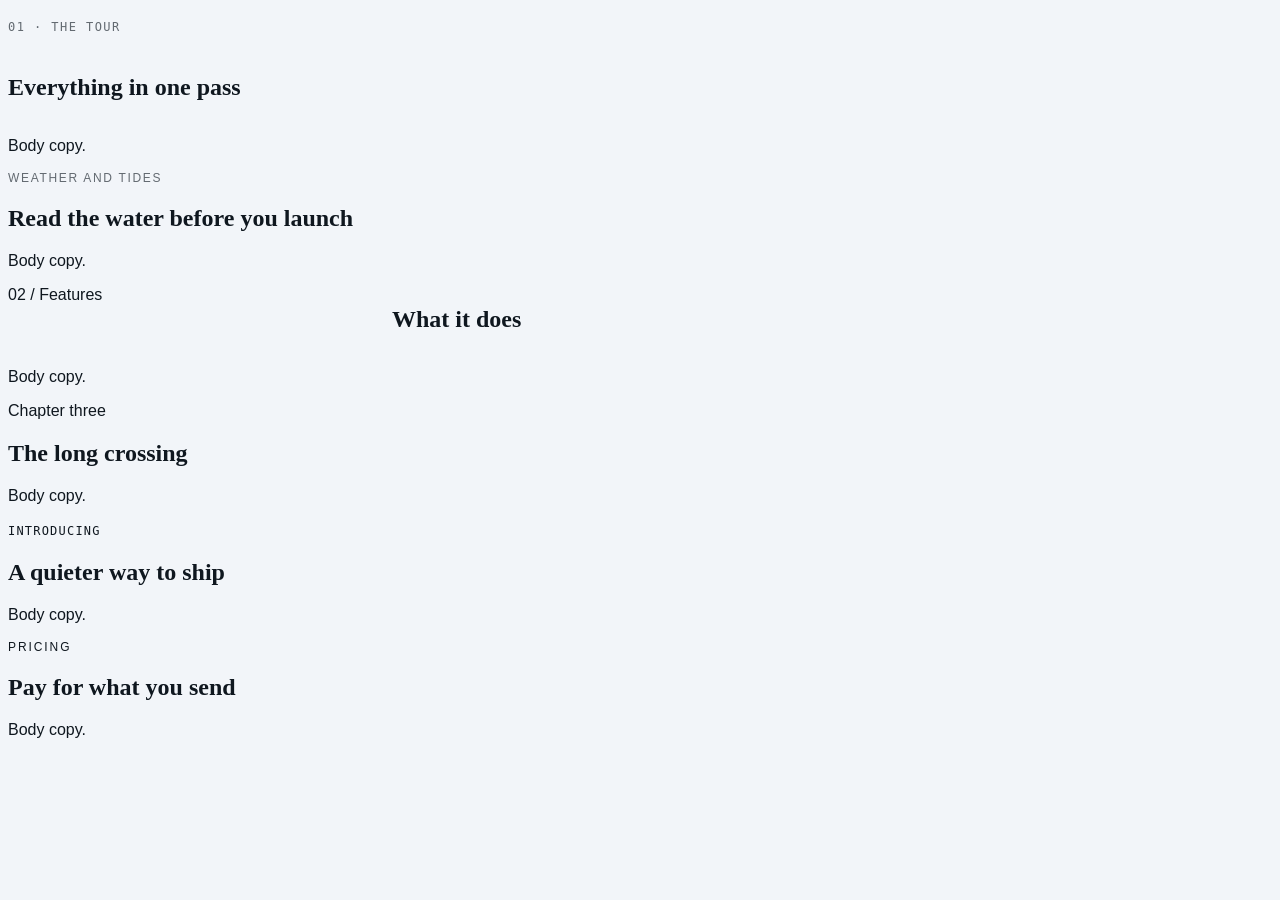
<file: .claude/skills/hallmark/scripts/fixtures/eyebrow-fail/index.html>
<!doctype html>
<!--
  Gate 54 fixture: MUST FAIL, six times.

  Every case here was invisible to the pre-1.3 detector, which keyed on
  `grid-template-columns` in the CSS and so only ever saw one geometry.
  Assertion (run from this directory):

    node ../../sloplint.mjs . --json | node -e "let s='';process.stdin.on('data',d=>s+=d).on('end',()=>console.log(JSON.parse(s).findings.filter(f=>f.gate==='54'&&f.grade==='FAIL').length))"
    # expected: 6

  Scoped to gate 54 on purpose: this file is deliberately slop in other ways too.
-->
<html lang="en">
<head>
<meta charset="utf-8">
<meta name="viewport" content="width=device-width, initial-scale=1">
<title>Gate 54 eyebrow fixture (must fail)</title>
<style>
/* Hallmark · macrostructure: fixture · tone: n/a · anchor hue: 250 · hero: Settled/H1 */
/* Hallmark · pre-emit critique: P3 H3 E3 S3 R3 V3 · weakest: all - this is a fixture */
:root {
  --color-paper: oklch(97% 0.006 250); --color-ink: oklch(20% 0.02 250);
  --color-muted: oklch(52% 0.015 250);
  --font-display: "Fraunces", serif; --font-body: "Public Sans", sans-serif;
  --font-label: "Geist Mono", monospace;
  --text-xs: 0.75rem; --tracking-label: 0.12em;
}
html, body { overflow-x: clip; }
body { background: var(--color-paper); color: var(--color-ink); font-family: var(--font-body); }
h1, h2, h3 { font-family: var(--font-display); }

/* 1: flex column. No grid anywhere; the old check could not see this. */
.a__head { display: flex; flex-direction: column; gap: 0.5rem; }
.a__eyebrow { font-family: var(--font-label); text-transform: uppercase;
  letter-spacing: var(--tracking-label); font-size: var(--text-xs); color: var(--color-muted); }

/* 2: plain block stack, and a class name outside the label vocabulary.
       Caught by resolved CSS alone: uppercase + tracking + small size. */
.b__strand { text-transform: uppercase; letter-spacing: 0.14em; font-size: 0.75rem;
  color: var(--color-muted); }

/* 3: the classic side-by-side grid. Regression guard for the old behaviour. */
.c__head { display: grid; grid-template-columns: minmax(0, 0.4fr) minmax(0, 1fr); gap: 2rem; }

/* 4: multi-column head declared ONLY inside a max-width block. The old check
       skipped every max-width rule, so this shape was a free pass. */
@media (max-width: 48rem) {
  .d__head { display: grid; grid-template-columns: 1fr 2fr; }
}

/* 5: class-less heading. The old check required a semantic match on the head
       wrapper's own classes to even look. */
.e__mark { font-family: var(--font-label); text-transform: uppercase;
  letter-spacing: 0.1em; font-size: 0.75rem; }

/* 6: "overline" was not in the old vocabulary at all. */
.overline { font-size: 0.75rem; letter-spacing: 0.16em; text-transform: uppercase; }
</style>
</head>
<body>

<!-- 1 · flex column stack -->
<section>
  <div class="a__head">
    <p class="a__eyebrow">01 · The tour</p>
    <h2>Everything in one pass</h2>
  </div>
  <p>Body copy.</p>
</section>

<!-- 2 · plain block stack, non-vocabulary class, CSS signals only -->
<section>
  <div>
    <p class="b__strand">Weather and tides</p>
    <h2>Read the water before you launch</h2>
  </div>
  <p>Body copy.</p>
</section>

<!-- 3 · side-by-side grid (the only shape the old gate caught) -->
<section>
  <div class="c__head">
    <span class="eyebrow">02 / Features</span>
    <h2>What it does</h2>
  </div>
  <p>Body copy.</p>
</section>

<!-- 4 · two-column head hidden inside a max-width query -->
<section>
  <div class="d__head">
    <span class="kicker">Chapter three</span>
    <h2>The long crossing</h2>
  </div>
  <p>Body copy.</p>
</section>

<!-- 5 · class-less heading under a labelled span -->
<section>
  <div>
    <span class="e__mark">Introducing</span>
    <h2>A quieter way to ship</h2>
  </div>
  <p>Body copy.</p>
</section>

<!-- 6 · the word the old vocabulary never knew -->
<section>
  <div>
    <p class="overline">Pricing</p>
    <h2>Pay for what you send</h2>
  </div>
  <p>Body copy.</p>
</section>

</body>
</html>
</file>
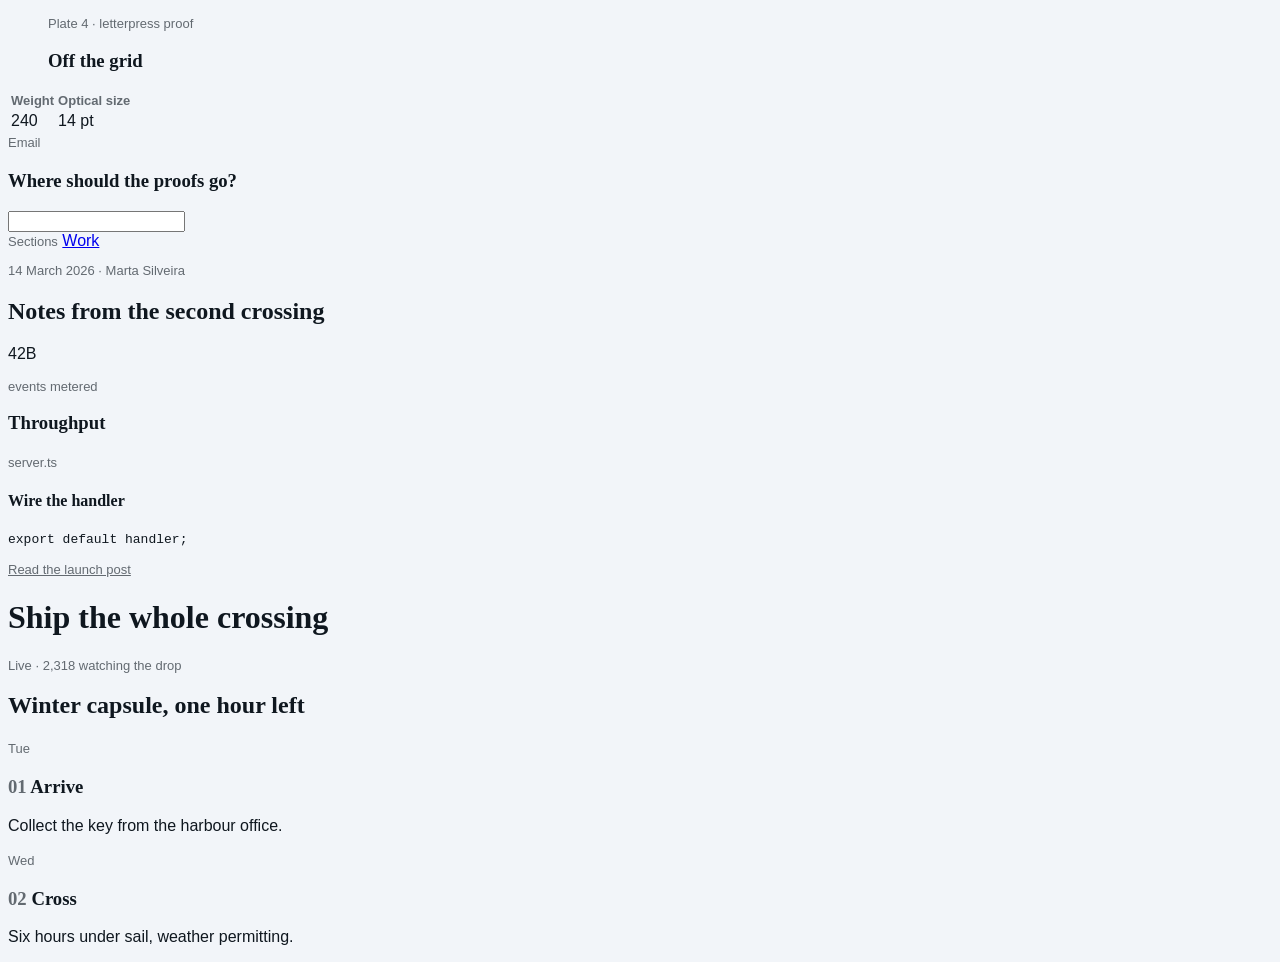
<file: .claude/skills/hallmark/scripts/fixtures/eyebrow-pass/index.html>
<!doctype html>
<!--
  Gate 54 fixture: MUST NOT FAIL.

  Ten shapes that look like an eyebrow to a naive detector and are not one.
  Each carries a fact, a destination, or an identifier the reader would
  otherwise lack: the exceptions gate 54 lists in references/gates.md.

  Assertion (run from this directory):

    node ../../sloplint.mjs . --json | node -e "let s='';process.stdin.on('data',d=>s+=d).on('end',()=>console.log(JSON.parse(s).findings.filter(f=>f.gate==='54').length))"
    # expected: 0

  Scoped to gate 54: this file makes no claim to be clean on the other gates.
-->
<html lang="en">
<head>
<meta charset="utf-8">
<meta name="viewport" content="width=device-width, initial-scale=1">
<title>Gate 54 carve-out fixture (must pass)</title>
<meta name="description" content="Fragments that sit near a heading without announcing it; gate 54 must stay quiet on every one.">
<style>
/* Hallmark · shape: fixture · genre: editorial · theme: fixture (by request)
 * hero: Settled · nav: none · footer: none · enrichment: none · signature: none, this is a gate 54 fixture
 * axes: light/roman-serif/cool · posture: restrained · contrast: pass · fold: n/a · v2.0.0 */
/* Hallmark · pre-emit critique: P3 H3 E3 S3 R3 V3 · weakest: all, this is a fixture */
/* Hallmark · answered F21 · unrelated fragments in one file, not a single document outline */
:root {
  --color-paper: oklch(97% 0.006 250); --color-ink: oklch(20% 0.02 250);
  --color-muted: oklch(52% 0.015 250); --color-accent: oklch(52% 0.14 250); --color-accent-ink: oklch(98% 0.005 250);
  --font-display: "Fraunces", serif; --font-body: "Public Sans", sans-serif;
  --font-label: var(--font-body);
  --text-xs: 0.8125rem;
}
html, body { overflow-x: clip; }
html { scrollbar-color: var(--color-muted) var(--color-paper); }
body { background: var(--color-paper); color: var(--color-ink); font-family: var(--font-body); caret-color: var(--color-accent); }
::selection { background: color-mix(in oklab, var(--color-accent) 22%, transparent); color: var(--color-ink); }
:focus-visible { outline: 2px solid var(--color-accent); outline-offset: 2px; }
a:active, button:active { transform: translateY(1px); }
button:disabled { opacity: 0.55; cursor: not-allowed; }
h1, h2, h3, h4 { font-family: var(--font-display); text-wrap: balance; }
.label { font-family: var(--font-label); font-size: var(--text-xs); color: var(--color-muted); }
.steps { list-style: none; counter-reset: step; padding: 0; }
.steps li { counter-increment: step; }
.steps li h3::before { content: counter(step, decimal-leading-zero) "  "; color: var(--color-muted); }
</style>
</head>
<body>

<!-- 1 · figcaption. Identifier, and it names something that is present. -->
<figure>
  <figcaption class="label">Plate 4 · letterpress proof</figcaption>
  <h3>Off the grid</h3>
</figure>

<!-- 2 · table column header. Identifier. -->
<table>
  <thead><tr><th class="label">Weight</th><th class="label">Optical size</th></tr></thead>
  <tbody><tr><td>240</td><td>14 pt</td></tr></tbody>
</table>

<!-- 3 · form field label. Identifier, bound to its control. -->
<form>
  <div>
    <label class="label" for="email">Email</label>
    <h3>Where should the proofs go?</h3>
    <input id="email" type="email">
  </div>
</form>

<!-- 4 · nav label. Destination. -->
<nav>
  <div>
    <span class="label">Sections</span>
    <h2 hidden>Navigation</h2>
    <a href="/work">Work</a>
  </div>
</nav>

<!-- 5 · dateline. Fact: the date appears nowhere else. -->
<article>
  <p class="label"><time datetime="2026-03-14">14 March 2026</time> · Marta Silveira</p>
  <h2>Notes from the second crossing</h2>
</article>

<!-- 6 · unit label AFTER the figure it labels. Order is the discriminator. -->
<section>
  <div>
    <p class="stat__num">42B</p>
    <p class="label">events metered</p>
  </div>
  <h3>Throughput</h3>
</section>

<!-- 7 · code filename tab. Identifier: a real path. -->
<section>
  <div>
    <span class="label">server.ts</span>
    <h4>Wire the handler</h4>
  </div>
  <pre><code>export default handler;</code></pre>
</section>

<!-- 8 · linked announcement chip. Destination, and it goes somewhere real. -->
<header>
  <div>
    <a class="label" href="/changelog/v2">Read the launch post</a>
    <h1>Ship the whole crossing</h1>
  </div>
</header>

<!-- 9 · live telemetry above a headline. Fact, and the digits prove it. -->
<section>
  <div>
    <p class="label">Live · 2,318 watching the drop</p>
    <h1>Winter capsule, one hour left</h1>
  </div>
</section>

<!-- 10 · a real <ol>. The numbers come from counter(), not from typed labels;
         a genuine per-step identifier rides along without becoming a kicker. -->
<ol class="steps">
  <li>
    <span class="label">Tue</span>
    <h3>Arrive</h3>
    <p>Collect the key from the harbour office.</p>
  </li>
  <li>
    <span class="label">Wed</span>
    <h3>Cross</h3>
    <p>Six hours under sail, weather permitting.</p>
  </li>
</ol>

</body>
</html>
</file>
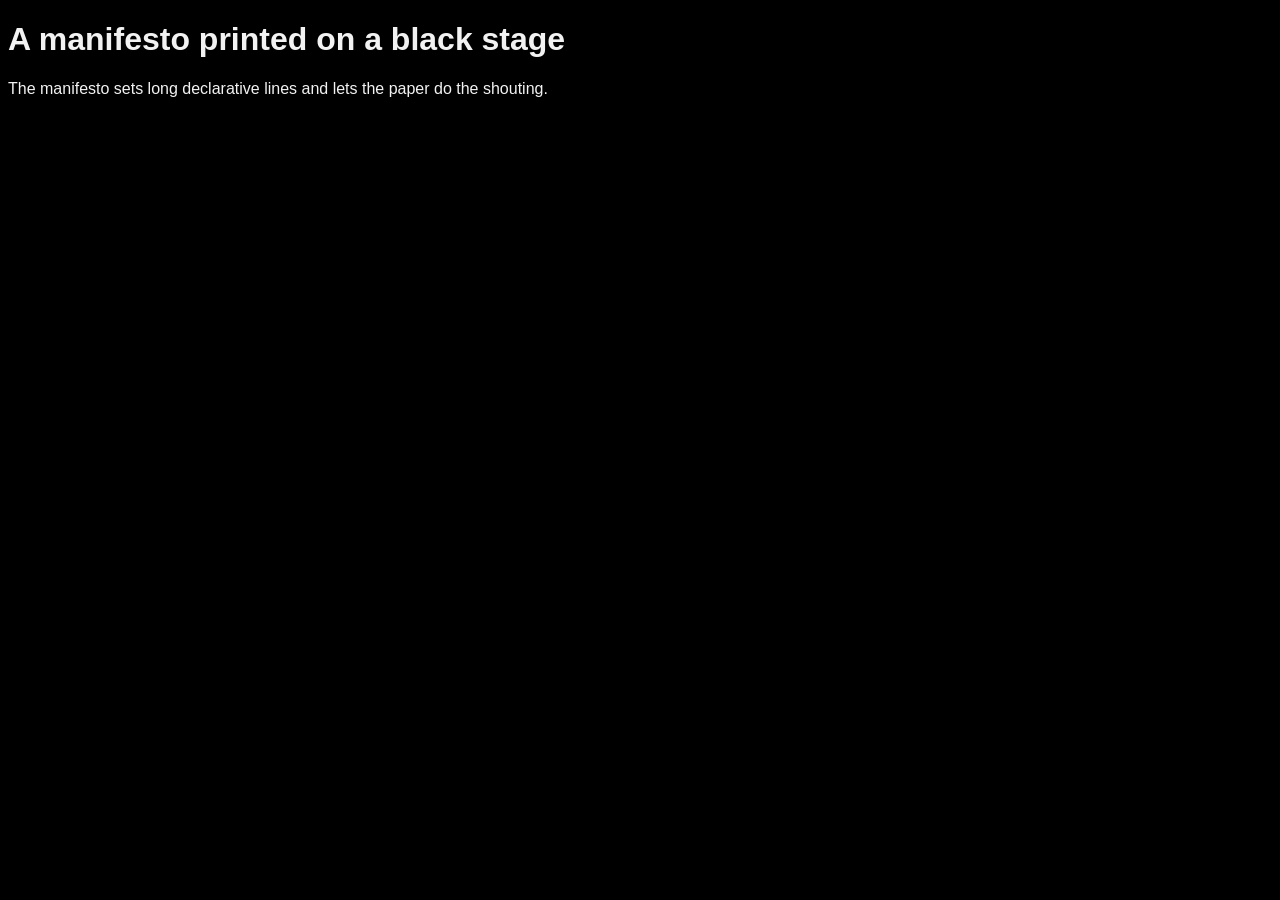
<file: .claude/skills/hallmark/scripts/fixtures/waiver/index.html>
<!doctype html>
<!--
  Waiver fixture. Five waivers are claimed on a deliberately expressive page:
  four are honoured, one is refused because it names a Floor gate, and the build
  ships. There is no cap, so the page is not blocked for being expressive; what
  it gets instead is a NOTE saying four waivers is a house style, not exceptions.

  Assertion (run from this directory):

    node ../../sloplint.mjs . --json | node -e "let s='';process.stdin.on('data',d=>s+=d).on('end',()=>{const j=JSON.parse(s);console.log(JSON.stringify(j.summary))})"
    # expected: fails 0, reflex 0, waived 5, rejected 2, answered 1, notes 1
    # (waived counts findings, not gates: gate 1 fires on both the token and the
    #  h1 rule, and gate 7 on both the token and the body background)

  Case by case:
    waive 40  -> refused, Floor is never waivable, and gate 40 still binds
    waive 7b  -> honoured; the guard (surface: absolute in the stamp) holds
    waive 22  -> honoured
    waive 25  -> honoured (no finding to downgrade on this page)
    waive 1   -> honoured, and trips the >3 house-style NOTE
    answered F3  -> honoured; the Finish finding reports ANSWERED instead of WARN
    answered 40  -> refused; 40 is Floor, and Floor findings are fixed, not answered
-->
<html lang="en">
<head>
<meta charset="utf-8">
<meta name="viewport" content="width=device-width, initial-scale=1">
<title>Waiver fixture</title>
<style>
/* Hallmark · macrostructure: Manifesto · tone: austere · anchor hue: 250 · surface: absolute · nav: N9 · footer: Ft2 · hero: Poster/H1 */
/* Hallmark · pre-emit critique: P5 H4 E5 S4 R5 V4 · weakest: E - fixture, not a real build */
/* Hallmark · waive 40 · contrast measured on the stage · the manifesto is printed white on black */
/* Hallmark · waive 7b · surface: absolute declared, 40-41 pass · the manifesto stage is printed on black paper */
/* Hallmark · waive 22 · neutrals achromatic throughout · the manifesto rules are pure grey by intent */
/* Hallmark · waive 25 · measure runs to 96ch · the manifesto sets long declarative lines */
/* Hallmark · waive 1 · two families declared · the manifesto pairs a display serif with a grotesque */
/* Hallmark · answered F3 · the manifesto head is one word and cannot wrap, so balance has nothing to balance */
/* Hallmark · answered 40 · contrast is fine here honestly */
:root {
  --color-paper: #000;
  --color-ink: oklch(96% 0 250);
  --font-display: Inter, sans-serif;
  --font-body: "Public Sans", sans-serif;
}
html, body { overflow-x: clip; }
body { background: var(--color-paper); color: var(--color-ink); font-family: var(--font-body); }
h1 { font-family: var(--font-display); }
</style>
</head>
<body>
  <h1>A manifesto printed on a black stage</h1>
  <p>The manifesto sets long declarative lines and lets the paper do the shouting.</p>
</body>
</html>
</file>
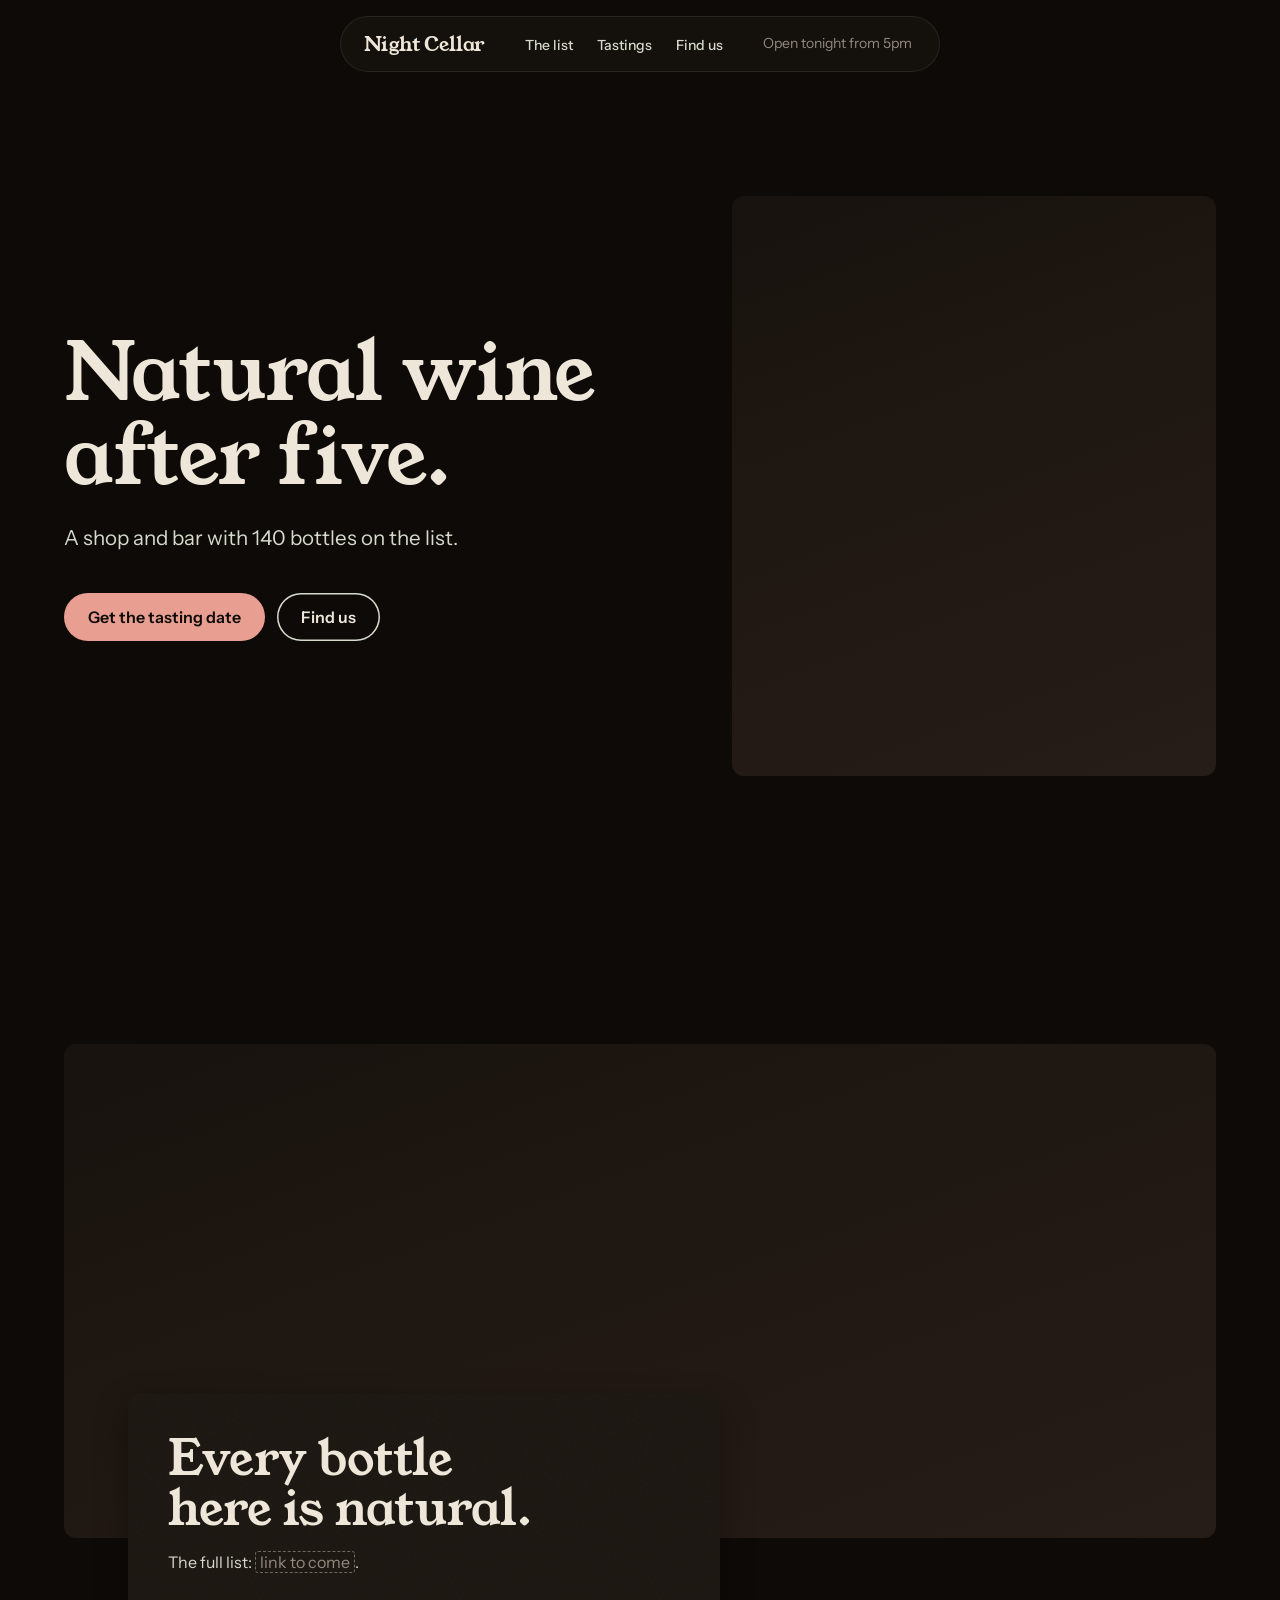
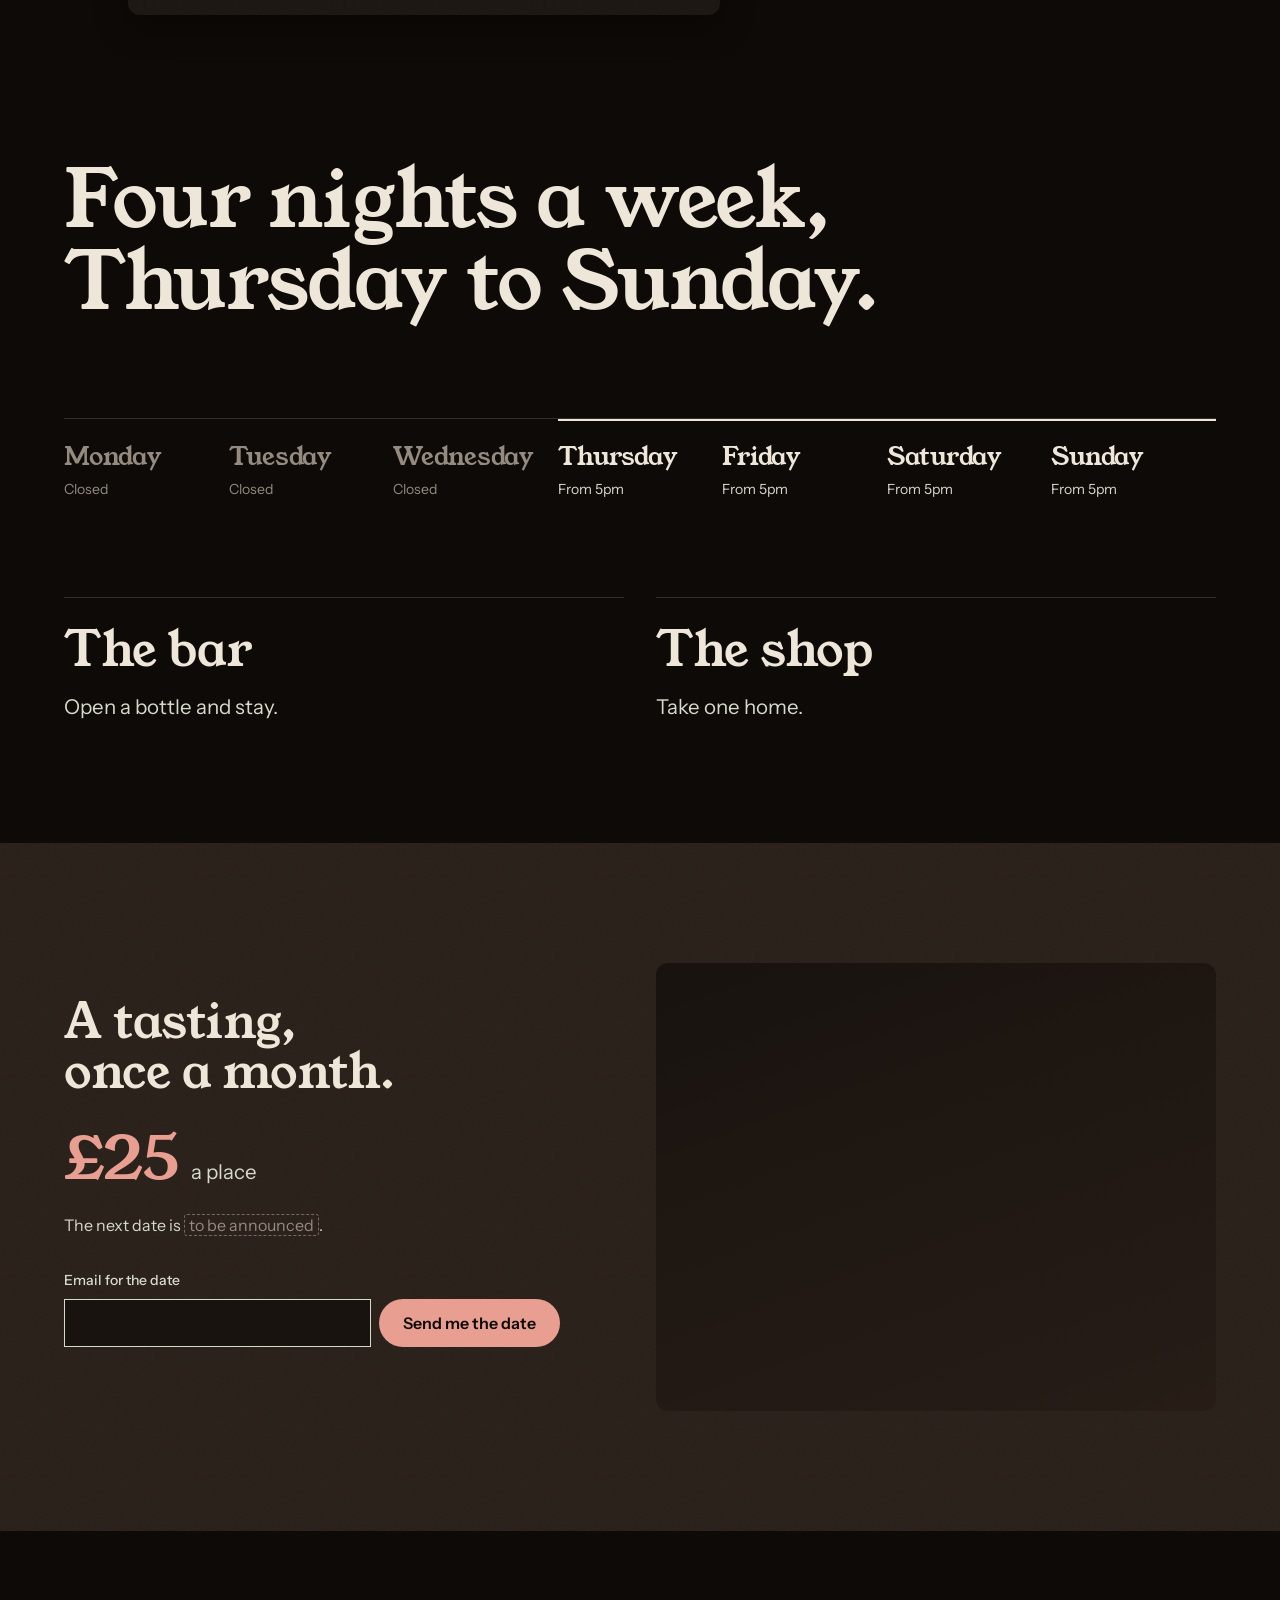
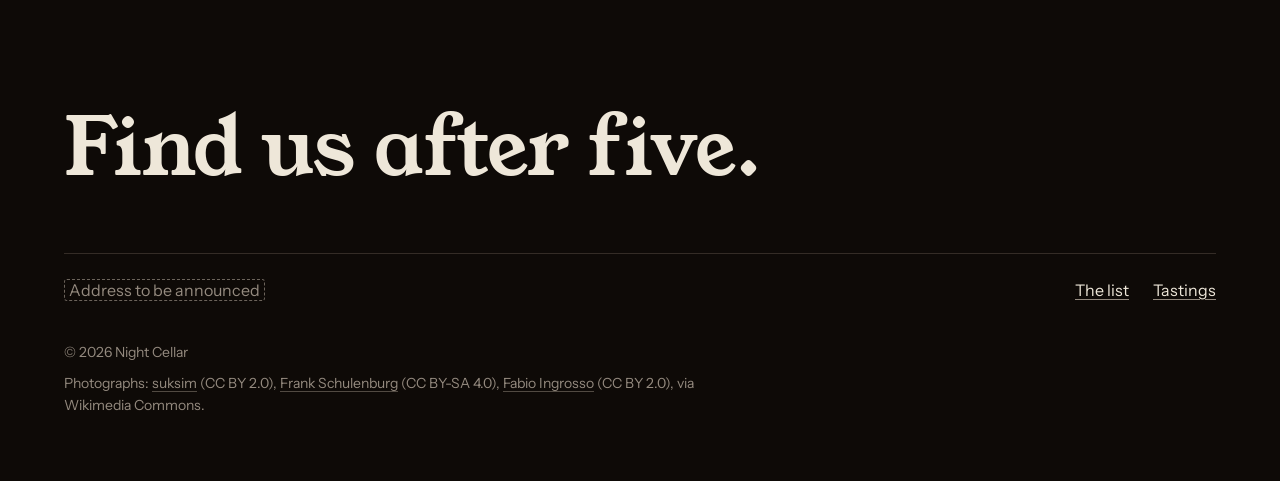
<file: .claude/skills/hallmark/scripts/fixtures/exemplars/atmospheric.html>
<!doctype html>
<html lang="en">
<head>
<meta charset="utf-8">
<meta name="viewport" content="width=device-width, initial-scale=1">
<title>Night Cellar: natural wine after five, Thursday to Sunday</title>
<meta name="description" content="Night Cellar is a natural wine shop and bar with 140 bottles on the list, open Thursday to Sunday from 5pm, with a tasting once a month.">
<link rel="preconnect" href="https://fonts.googleapis.com">
<link rel="preconnect" href="https://fonts.gstatic.com" crossorigin>
<link href="https://fonts.googleapis.com/css2?family=Young+Serif&family=Instrument+Sans:wght@400;500;600&display=swap" rel="stylesheet">
<style>
/* Hallmark · job: visit · shape: Photographic · genre: atmospheric · theme: Spore (by request)
 * hero: Settled · nav: floating pill · footer: statement · imagery: photographs, library 3, warm con=6 exp=-4 · signature: a pour into the decanter after five beside the head, with tonight's door in the nav · spore: cellar
 * axes: dark/roman-serif/warm · posture: committed · contrast: pass · fold: pass · v2.0.0 */
/* Hallmark · pre-emit critique: P4 H4 E4 S4 R5 V4 · weakest: S, the photographs are a stand-in bar; every head carries a fact from the brief, the pour is pink like the one signal, and the nav reads tonight's door from the brief's hours */
/* Hallmark · hero-review: in-thread · ship · 0 findings · finish-review: subagent · fix · 5 findings · 5 resolved · gap: the maker's-log voice can name no bottle until the user gives the list */
:root {
  color-scheme: dark;
  --space-3xs: 2px; --space-2xs: 4px; --space-xs: 8px; --space-sm: 12px; --space-md: 16px; --space-lg: 24px; --space-xl: 40px; --space-2xl: 64px; --space-3xl: 96px; --space-4xl: 144px;
  --text-xs: 0.8125rem; --text-sm: 0.875rem; --text-md: 1rem; --text-lg: 1.25rem; --text-xl: 1.5625rem; --text-2xl: 1.953rem; --text-3xl: 2.441rem;
  --text-display-s: clamp(2.25rem, 4vw + 0.5rem, 3.75rem); --text-display: clamp(2.75rem, 5vw + 1rem, 5.25rem);
  --text-section: clamp(2rem, 2.5vw + 1rem, 3.5rem); --text-title: clamp(1.25rem, 0.75vw + 0.875rem, 1.625rem); --text-lead: clamp(1.125rem, 0.35vw + 1rem, 1.375rem);
  --ease-out: cubic-bezier(0.16, 1, 0.3, 1); --ease-in: cubic-bezier(0.7, 0, 0.84, 0); --ease-in-out: cubic-bezier(0.65, 0, 0.35, 1);
  --dur-micro: 120ms; --dur-short: 220ms; --dur-long: 420ms;
  --color-error: oklch(72% 0.15 27); --color-success: oklch(76% 0.13 150);
  --container: 1440px; --gutter: 64px; --gap-columns: 32px; --section-gap-s: 120px; --section-gap: 144px; --section-gap-l: 176px;
  --z-base: 1; --z-raised: 10; --z-dropdown: 100; --z-sticky: 200; --z-sticky-nav: 300; --z-modal: 400; --z-toast: 500; --z-tooltip: 600;
  --color-paper: oklch(15% 0.01 60); --color-paper-2: oklch(19% 0.012 60); --color-paper-3: oklch(24% 0.02 50);
  --color-ink: oklch(93% 0.02 85); --color-ink-2: oklch(88% 0.02 120); --color-muted: oklch(64% 0.02 70);
  --color-rule: oklch(30% 0.015 60);
  --color-accent: oklch(77% 0.09 30); --color-accent-2: oklch(86% 0.06 30); --color-accent-ink: oklch(15% 0.01 60); --color-focus: oklch(86% 0.06 30);
  --font-display: "Young Serif", Georgia, serif; --font-body: "Instrument Sans", ui-sans-serif, system-ui, sans-serif;
  --font-outlier: "DM Mono", ui-monospace, monospace;
  --radius-card: 12px; --radius-pill: 999px; --rule-hair: 1px;
  --shadow-card: 0 12px 32px oklch(8% 0.01 60 / 0.35);
  --tracking-display: -0.01em;
  --grain: 0.15; --display-weight: 400;
}
*, *::before, *::after { box-sizing: border-box; }
html, body { overflow-x: clip; }
html { scrollbar-color: var(--color-muted) var(--color-paper); scroll-padding-top: var(--space-3xl); }
body { margin: 0; background: var(--color-paper); color: var(--color-ink); font-family: var(--font-body); font-size: var(--text-md); line-height: 1.55; -webkit-font-smoothing: antialiased; caret-color: var(--color-accent); }
::selection { background: color-mix(in oklab, var(--color-accent) 22%, transparent); color: var(--color-ink); }
:focus-visible { outline: 2px solid var(--color-focus); outline-offset: 2px; }
a { color: inherit; text-decoration-thickness: 1px; text-underline-offset: 0.16em; }
h1, h2, h3 { margin: 0; font-family: var(--font-display); font-weight: var(--display-weight, 700); font-synthesis: none; letter-spacing: var(--tracking-display); line-height: 1.05; overflow-wrap: break-word; min-width: 0; text-wrap: balance; }
h1 { max-width: 20ch; font-size: var(--text-display); } h2 { max-width: 30ch; font-size: var(--text-section); } h3 { max-width: 40ch; font-size: var(--text-title); line-height: 1.2; }
.lead { font-size: var(--text-lead); line-height: 1.45; max-width: 52ch; }
p { margin: 0; text-wrap: pretty; }
p:not([class]) { max-width: 65ch; }
img, video { max-width: 100%; height: auto; display: block; }
svg { display: block; }
[hidden] { display: none !important; }
button, input, select, textarea { font: inherit; }
.container { width: 100%; max-width: var(--container); margin-inline: auto; padding-inline: var(--gutter); box-sizing: border-box; }
.num, .figure, td.num { font-variant-numeric: tabular-nums; }
.visually-hidden { position: absolute; width: 1px; height: 1px; overflow: hidden; clip-path: inset(50%); white-space: nowrap; }
[data-slot] { position: relative; overflow: hidden; background: linear-gradient(160deg, var(--color-paper-2, var(--color-paper)), var(--color-paper-3, var(--color-paper))); }
[data-slot] > img { position: absolute; inset: 0; width: 100%; height: 100%; object-fit: cover; z-index: 1; }
[data-slot]:has(> img) > :not(img):not([data-keep]) { display: none !important; }
@media (max-width: 60rem) { :root { --gutter: 24px; --section-gap-s: 80px; --section-gap: 96px; --section-gap-l: 120px; } }
@media (max-width: 40rem) { :root { --gutter: 16px; --section-gap-s: 56px; --section-gap: 72px; --section-gap-l: 96px; --gap-columns: 16px; } }
@media (prefers-reduced-motion: reduce) { *:not(.keep-motion), *:not(.keep-motion)::before, *:not(.keep-motion)::after { animation-duration: 0.01ms !important; animation-iteration-count: 1 !important; transition-duration: 0.01ms !important; scroll-behavior: auto !important; } }
/* photographs: warm con=6 exp=-4 */
[data-slot] > img { filter: sepia(0.28) saturate(0.94) contrast(1.06) brightness(0.96); }
/* Page */
*, *::before, *::after { box-sizing: border-box; }
.skip { position: absolute; left: var(--space-md); top: calc(-1 * var(--space-3xl)); z-index: var(--z-toast); padding: var(--space-xs) var(--space-md); border-radius: var(--radius-pill); background: var(--color-ink); color: var(--color-paper); }
.skip:focus-visible { top: var(--space-md); }

/* Controls: the theme's pair */
.btn { display: inline-flex; align-items: center; justify-content: center; min-height: 48px; padding: 0 var(--space-lg); border: 0; border-radius: var(--radius-pill); font: 600 var(--text-md)/1 var(--font-body); white-space: nowrap; text-decoration: none; cursor: pointer; transition: background-color var(--dur-micro) var(--ease-out), box-shadow var(--dur-micro) var(--ease-out), transform var(--dur-micro) var(--ease-out); }
.btn--primary { background: var(--color-accent); color: var(--color-accent-ink); }
.btn--primary:hover { background: var(--color-accent-2); }
.btn--secondary { background: transparent; color: var(--color-ink); box-shadow: inset 0 0 0 1.5px var(--color-ink-2); }
.btn--secondary:hover { background: var(--color-paper-3); }
.btn:active { transform: translateY(1px); }
.btn:focus-visible { outline: 2px solid var(--color-focus); outline-offset: 3px; }
.btn:disabled, .btn[aria-disabled="true"] { opacity: 0.55; cursor: not-allowed; transform: none; }
.btn[aria-busy="true"] { cursor: progress; }
.actions { display: flex; flex-wrap: wrap; gap: var(--space-sm); }

/* Nav: a floating pill on a blur, the genre's one glass */
.nav { position: fixed; top: var(--space-md); left: 0; right: 0; z-index: var(--z-sticky-nav); display: flex; justify-content: center; padding-inline: var(--gutter); pointer-events: none; }
.nav__pill { pointer-events: auto; display: flex; align-items: center; gap: var(--space-xl); min-height: 56px; padding: var(--space-2xs) var(--space-2xs) var(--space-2xs) var(--space-lg); border-radius: var(--radius-pill); background: color-mix(in oklab, var(--color-paper-2) 74%, transparent); -webkit-backdrop-filter: blur(14px); backdrop-filter: blur(14px); box-shadow: inset 0 0 0 1px color-mix(in oklab, var(--color-ink) 9%, transparent); }
.wordmark { font: 400 var(--text-lg)/1 var(--font-display); letter-spacing: var(--tracking-display); color: var(--color-ink); text-decoration: none; white-space: nowrap; }
.nav__links { display: flex; gap: var(--space-lg); margin: 0; padding: 0; list-style: none; }
.nav__links a { font-size: var(--text-sm); font-weight: 500; color: var(--color-ink-2); text-decoration: none; text-underline-offset: 0.3em; white-space: nowrap; }
.nav__links a:hover { color: var(--color-ink); text-decoration: underline; text-decoration-color: var(--color-accent); }
.nav__links a:active { color: var(--color-accent-2); }
.wordmark:focus-visible, .nav__links a:focus-visible { outline: 2px solid var(--color-focus); outline-offset: 4px; border-radius: var(--radius-pill); }
.nav__door { margin: 0; padding-right: var(--space-lg); font-size: var(--text-sm); color: var(--color-muted); white-space: nowrap; }

/* Photographs */
.photo { position: relative; margin: 0; border-radius: var(--radius-card); }
.photo > img { border-radius: inherit; outline: var(--rule-hair) solid color-mix(in oklab, var(--color-ink) 8%, transparent); outline-offset: -1px; }

/* Hero: Settled, the pour standing beside the head */
.hero { display: grid; align-items: center; min-height: 100dvh; padding-block: calc(56px + var(--space-xl)) var(--space-lg); box-sizing: border-box; }
.hero__grid { display: grid; grid-template-columns: minmax(0, 1fr) minmax(0, min(35rem, 42%)); column-gap: var(--space-3xl); align-items: center; }
.hero__text { display: grid; gap: var(--space-lg); }
.hero__text h1 { max-width: 13ch; }
.hero__text .lead { color: var(--color-ink-2); max-width: 34ch; }
.hero__text .actions { margin-top: var(--space-md); }
.hero__photo { aspect-ratio: 5 / 6; max-height: calc(100dvh - 56px - var(--space-3xl) - var(--space-xl)); }

@media (max-width: 60rem) {
  .nav { padding-inline: var(--space-md); }
  .nav__pill { gap: var(--space-md); padding-left: var(--space-md); }
  .nav__links { display: none; }
  .hero { min-height: 0; padding-block: calc(56px + var(--space-3xl)) var(--space-2xl); }
  .hero__grid { grid-template-columns: minmax(0, 1fr); row-gap: var(--space-xl); }
  .hero__photo { max-height: none; }
}

/* Grain: the theme's speck, on a band or a panel, never on a photograph */
.grained { position: relative; isolation: isolate; }
.grained::after { content: ""; position: absolute; inset: 0; z-index: var(--z-base); border-radius: inherit; pointer-events: none; opacity: var(--grain); mix-blend-mode: screen;
  background-image: url("data:image/svg+xml,%3Csvg xmlns='http://www.w3.org/2000/svg' width='200' height='200'%3E%3Cfilter id='n'%3E%3CfeTurbulence type='fractalNoise' baseFrequency='0.9' numOctaves='2'/%3E%3CfeColorMatrix values='0 0 0 0 0.6 0 0 0 0 0.55 0 0 0 0 0.45 0 0 0 0.35 0'/%3E%3C/filter%3E%3Crect width='200' height='200' filter='url(%23n)'/%3E%3C/svg%3E"); }
.grained > * { position: relative; z-index: var(--z-raised); }

/* The list: the racks edge to edge, the head on a grained plate across its foot */
.list { padding-top: var(--section-gap); }
.list__photo { aspect-ratio: 21 / 9; }
.plate { display: grid; gap: var(--space-md); width: min(100%, 37rem); margin: calc(-1 * var(--space-4xl)) 0 0 var(--space-2xl); padding: var(--space-xl); border-radius: var(--radius-card); background: var(--color-paper-2); box-shadow: var(--shadow-card); z-index: var(--z-raised); }
.plate__more { color: var(--color-ink-2); }

/* Four nights: the week set in type, the open nights lit, the dark ones left dim */
.nights { margin-top: var(--section-gap); }
.statement { max-width: 18ch; font-size: var(--text-display); line-height: 1.02; }
.week { display: grid; grid-template-columns: repeat(7, minmax(0, 1fr)); margin: var(--space-3xl) 0 0; padding: 0; list-style: none; border-top: var(--rule-hair) solid var(--color-rule); }
.week__day { display: grid; gap: var(--space-xs); padding: var(--space-lg) var(--space-md) 0 0; }
.week__name { font: 400 var(--text-xl)/1.1 var(--font-display); letter-spacing: var(--tracking-display); }
.week__hours { font-size: var(--text-sm); color: var(--color-ink-2); }
.week__day.is-open { box-shadow: inset 0 2px 0 var(--color-ink); }
.week__day.is-shut .week__name, .week__day.is-shut .week__hours { color: var(--color-muted); }
.ways { display: grid; grid-template-columns: repeat(2, minmax(0, 1fr)); column-gap: var(--gap-columns); margin-top: var(--space-3xl); }
.way { display: grid; gap: var(--space-sm); padding-top: var(--space-lg); border-top: var(--rule-hair) solid var(--color-rule); }
.way h3 { font-size: var(--text-section); max-width: none; }
.way p { font-size: var(--text-lead); color: var(--color-ink-2); }

/* Tastings: the one band, grained, the price in pink */
.tastings { margin-top: var(--section-gap-s); padding-block: var(--section-gap-s); background: var(--color-paper-3); }
.tastings__grid { display: grid; grid-template-columns: repeat(2, minmax(0, 1fr)); column-gap: var(--gap-columns); align-items: center; }
.tastings__text { display: grid; gap: var(--space-lg); padding-right: var(--space-2xl); }
.tastings__text > p:not([class]) { color: var(--color-ink-2); }
.price { display: flex; align-items: baseline; gap: var(--space-sm); margin-top: var(--space-xs); color: var(--color-ink-2); font-size: var(--text-lead); }
.price__figure { font: 400 var(--text-display-s)/1 var(--font-display); letter-spacing: var(--tracking-display); color: var(--color-accent); font-variant-numeric: lining-nums tabular-nums; }
.tastings__photo { aspect-ratio: 5 / 4; min-height: 440px; }
.fill { padding: 0 0.25em; border: 1px dashed color-mix(in oklch, var(--color-muted) 70%, transparent); border-radius: 3px; color: var(--color-muted); -webkit-box-decoration-break: clone; box-decoration-break: clone; }

.signup { display: grid; gap: var(--space-xs); margin-top: var(--space-xs); }
.signup label { font-size: var(--text-sm); font-weight: 500; color: var(--color-ink-2); }
.signup__row { display: flex; gap: var(--space-xs); }
.signup input { flex: 1; min-width: 0; min-height: 48px; padding: 0 var(--space-md); border: 1.5px solid var(--color-ink-2); border-radius: 0; background: var(--color-paper-2); color: var(--color-ink); outline: 2px solid transparent; outline-offset: -4px; }
.signup input:hover { background: var(--color-paper); }
.signup input:focus-visible { outline-color: var(--color-focus); }
.signup input[aria-invalid] { border-color: var(--color-error); }
.signup input:disabled { opacity: 0.55; cursor: not-allowed; }
.signup__help { min-height: 1lh; font-size: var(--text-sm); color: var(--color-muted); }

/* Footer: a statement, then the facts and links */
.footer { padding-block: var(--section-gap-l) var(--space-2xl); }
.footer__line { max-width: 16ch; font-size: var(--text-display); line-height: 1.02; }
.footer__row { display: flex; flex-wrap: wrap; justify-content: space-between; align-items: baseline; gap: var(--space-lg); margin-top: var(--space-2xl); padding-top: var(--space-lg); border-top: var(--rule-hair) solid var(--color-rule); }
.footer__where { color: var(--color-ink-2); }
.footer__links { display: flex; flex-wrap: wrap; gap: var(--space-lg); margin: 0; padding: 0; list-style: none; }
.footer__links a { color: var(--color-ink); text-decoration-color: var(--color-muted); white-space: nowrap; }
.footer__links a:hover { text-decoration-color: var(--color-accent); }
.footer__links a:focus-visible { outline: 2px solid var(--color-focus); outline-offset: 3px; }
.legal { margin-top: var(--space-xl); font-size: var(--text-sm); color: var(--color-muted); }
.credits { max-width: 80ch; margin-top: var(--space-xs); font-size: var(--text-sm); line-height: 1.6; color: var(--color-muted); }
.credits span { white-space: nowrap; }
.credits a { color: inherit; text-decoration-color: color-mix(in oklab, var(--color-muted) 50%, transparent); text-underline-offset: 0.2em; }
.credits a:hover { text-decoration-color: var(--color-accent); }

@media (max-width: 60rem) {
  .plate { margin: calc(-1 * var(--space-2xl)) 0 0; padding: var(--space-lg); }
  .list__photo { aspect-ratio: 4 / 3; }
  .week { grid-template-columns: minmax(0, 1fr); margin-top: var(--space-2xl); border-top: 0; }
  .week__day { grid-template-columns: minmax(0, 1fr) auto; align-items: baseline; padding: var(--space-sm) 0; border-top: var(--rule-hair) solid var(--color-rule); }
  .week__day.is-open { box-shadow: none; }
  .week__name { font-size: var(--text-lg); }
  .ways { grid-template-columns: minmax(0, 1fr); row-gap: var(--space-xl); margin-top: var(--space-3xl); }
  .statement, .footer__line { font-size: var(--text-section); }
  .tastings__grid { grid-template-columns: minmax(0, 1fr); row-gap: var(--space-xl); }
  .tastings__text { padding-right: 0; }
  .tastings__photo { min-height: 0; }
}
@media (max-width: 40rem) {
  .signup__row { flex-direction: column; }
}
</style>
<script>document.documentElement.classList.add('js');</script>
</head>
<body>
<a class="skip" href="#main">Skip to content</a>

<header class="nav">
  <nav class="nav__pill" aria-label="Main">
    <a class="wordmark" href="#top" aria-label="Night Cellar, home">Night Cellar</a>
    <ul class="nav__links" role="list">
      <li><a href="#list">The list</a></li>
      <li><a href="#tastings">Tastings</a></li>
      <li><a href="#find">Find us</a></li>
    </ul>
    <p class="nav__door" role="status" id="door">Open Thursday to Sunday</p>
  </nav>
</header>

<main id="main">
  <section class="hero" id="top" aria-labelledby="hero-title">
    <div class="container hero__grid">
      <div class="hero__text">
        <h1 id="hero-title">Natural wine after five.</h1>
        <p class="lead">A shop and bar with 140 bottles on the list.</p>
        <div class="actions">
          <a class="btn btn--primary" href="#tastings">Get the tasting date</a>
          <a class="btn btn--secondary" href="#find">Find us</a>
        </div>
      </div>
      <figure class="photo hero__photo" data-slot="hero" data-alt="A glass being poured at the bar after five">
        <img src="https://upload.wikimedia.org/wikipedia/commons/thumb/b/b1/Pouring_wine_into_a_decanter.jpg/1280px-Pouring_wine_into_a_decanter.jpg" width="3872" height="2592" fetchpriority="high" alt="Wine poured from a bottle into a glass decanter in low light" style="object-position: 42% 50%">
      </figure>
    </div>
  </section>

  <section class="list" id="list" aria-labelledby="list-title">
    <div class="container">
      <figure class="photo list__photo" data-slot="photo-1" data-alt="The bottles on the list, racked in the shop">
        <img src="https://upload.wikimedia.org/wikipedia/commons/thumb/9/9e/Schramsberg_Vineyards%2C_July_2019-7579%2B7580.jpg/1280px-Schramsberg_Vineyards%2C_July_2019-7579%2B7580.jpg" width="6244" height="3903" loading="lazy" alt="A long cellar aisle between racks of bottles laid neck down" style="object-position: 50% 60%">
      </figure>
      <div class="plate grained">
        <h2 id="list-title">Every bottle here is natural.</h2>
        <p class="plate__more">The full list: <span class="fill" data-fill="list">link to come</span>.</p>
      </div>
    </div>
  </section>

  <section class="nights" aria-labelledby="nights-title">
    <div class="container">
      <h2 id="nights-title" class="statement">Four nights a week, Thursday to Sunday.</h2>
      <ol class="week" role="list" aria-label="Opening hours">
        <li class="week__day is-shut"><span class="week__name">Monday</span><span class="week__hours">Closed</span></li>
        <li class="week__day is-shut"><span class="week__name">Tuesday</span><span class="week__hours">Closed</span></li>
        <li class="week__day is-shut"><span class="week__name">Wednesday</span><span class="week__hours">Closed</span></li>
        <li class="week__day is-open"><span class="week__name">Thursday</span><span class="week__hours">From 5pm</span></li>
        <li class="week__day is-open"><span class="week__name">Friday</span><span class="week__hours">From 5pm</span></li>
        <li class="week__day is-open"><span class="week__name">Saturday</span><span class="week__hours">From 5pm</span></li>
        <li class="week__day is-open"><span class="week__name">Sunday</span><span class="week__hours">From 5pm</span></li>
      </ol>
      <div class="ways">
        <div class="way">
          <h3>The bar</h3>
          <p>Open a bottle and stay.</p>
        </div>
        <div class="way">
          <h3>The shop</h3>
          <p>Take one home.</p>
        </div>
      </div>
    </div>
  </section>

  <section class="tastings grained" id="tastings" aria-labelledby="tastings-title">
    <div class="container tastings__grid">
      <div class="tastings__text">
        <h2 id="tastings-title">A tasting, once a month.</h2>
        <p class="price"><span class="price__figure">£25</span> a place</p>
        <p>The next date is <span class="fill" data-fill="date">to be announced</span>.</p>
        <form class="signup" data-endpoint="" novalidate>
          <label for="email">Email for the date</label>
          <div class="signup__row">
            <input id="email" name="email" type="email" autocomplete="email" inputmode="email" required>
            <button class="btn btn--primary" type="submit">Send me the date</button>
          </div>
          <p class="signup__help" id="email-help" aria-live="polite"></p>
        </form>
      </div>
      <figure class="photo tastings__photo" data-slot="photo-2" data-alt="Glasses poured for a tasting">
        <img src="https://upload.wikimedia.org/wikipedia/commons/thumb/e/e3/Wine_being_poured_into_a_glass.jpg/1280px-Wine_being_poured_into_a_glass.jpg" width="1955" height="1300" loading="lazy" alt="A taste of red wine poured into a glass held by its stem" style="object-position: 62% 50%">
      </figure>
    </div>
  </section>
</main>

<footer class="footer" id="find" aria-labelledby="find-title">
  <div class="container">
    <h2 id="find-title" class="footer__line">Find us after five.</h2>
    <div class="footer__row">
      <p class="footer__where"><span class="fill" data-fill="address">Address to be announced</span></p>
      <ul class="footer__links" role="list">
        <li><a href="#list">The list</a></li>
        <li><a href="#tastings">Tastings</a></li>
      </ul>
    </div>
    <p class="legal">&copy; 2026 Night Cellar</p>
    <p class="credits" data-credits>Photographs: <a href="https://commons.wikimedia.org/wiki/File:Pouring_wine_into_a_decanter.jpg">suksim</a> <span>(CC BY 2.0)</span>, <a href="https://commons.wikimedia.org/wiki/File:Schramsberg_Vineyards,_July_2019-7579%2B7580.jpg">Frank Schulenburg</a> <span>(CC BY-SA 4.0)</span>, <a href="https://commons.wikimedia.org/wiki/File:Wine_being_poured_into_a_glass.jpg">Fabio Ingrosso</a> <span>(CC BY 2.0)</span>, via Wikimedia Commons.</p>
  </div>
</footer>

<script>window.hallmarkSlots = (m) => { for (const [k, v] of Object.entries(m)) { const s = document.querySelector(`[data-slot="${k}"]`); if (!s) continue; const im = new Image(); im.src = typeof v === 'string' ? v : v.src; im.alt = (typeof v === 'object' && v.alt) || s.dataset.alt || ''; s.querySelectorAll(':scope > img').forEach((o) => o.remove()); s.prepend(im); } };
document.querySelectorAll('[data-slot] > img').forEach((i) => { if (i.complete && !i.naturalWidth) i.remove(); else i.addEventListener('error', () => i.remove(), { once: true }); });</script>
<script>
  (() => {
    const door = document.getElementById('door');
    if (door) door.textContent = [4, 5, 6, 0].includes(new Date().getDay()) ? 'Open tonight from 5pm' : 'Opens Thursday at 5pm';
    document.querySelectorAll('form[data-endpoint]').forEach((form) => {
      const input = form.querySelector('input'), help = form.querySelector('[aria-live]');
      form.addEventListener('submit', (e) => {
        e.preventDefault();
        const ok = input.checkValidity();
        input.toggleAttribute('aria-invalid', !ok);
        if (!ok) { input.setAttribute('aria-describedby', help.id); help.textContent = 'That address looks incomplete. Write it as name@example.com.'; input.focus(); return; }
        if (!form.dataset.endpoint) { help.textContent = 'Nothing was sent: this form is not connected yet.'; return; }
        fetch(form.dataset.endpoint, { method: 'POST', body: new FormData(form) })
          .then((r) => { help.textContent = r.ok ? 'The date goes to ' + input.value.trim() + '.' : 'That did not go through. Try again in a minute.'; })
          .catch(() => { help.textContent = 'That did not go through. Try again in a minute.'; });
      });
    });
  })();
</script>
</body>
</html>
</file>
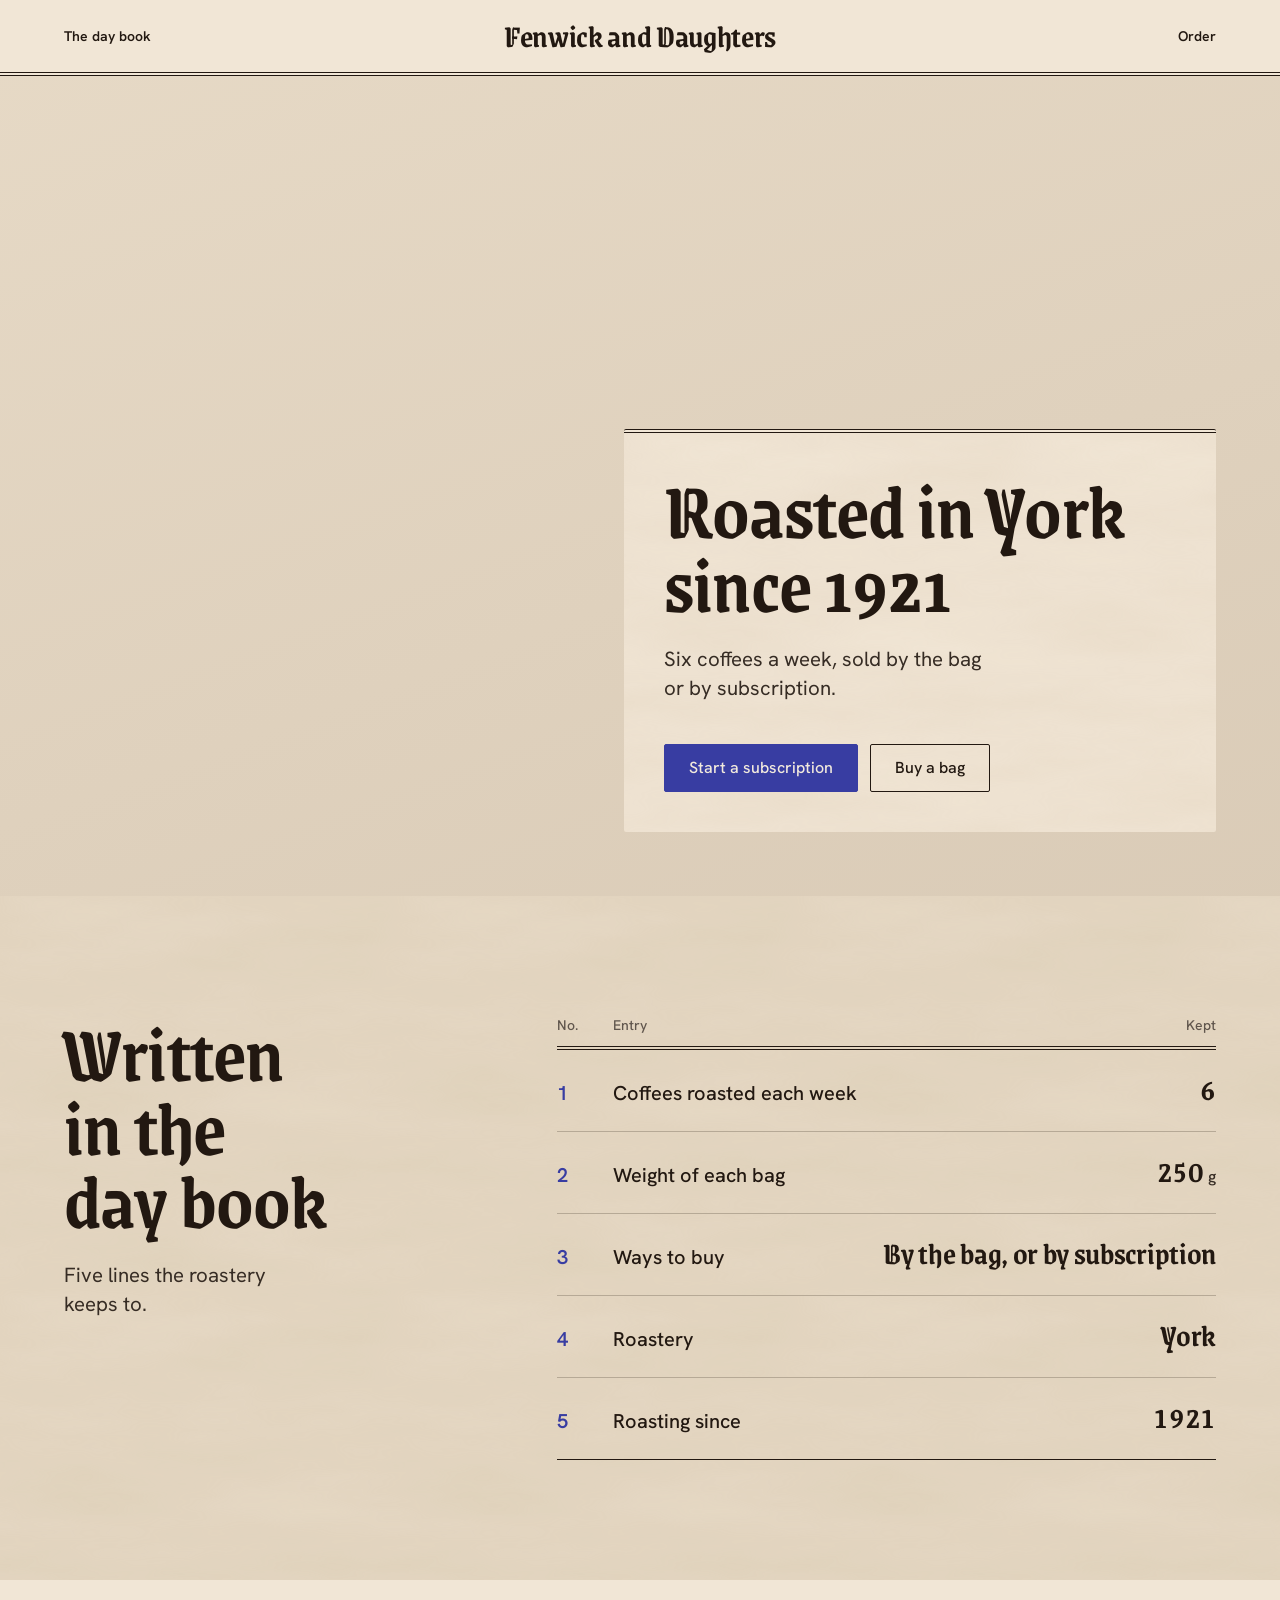
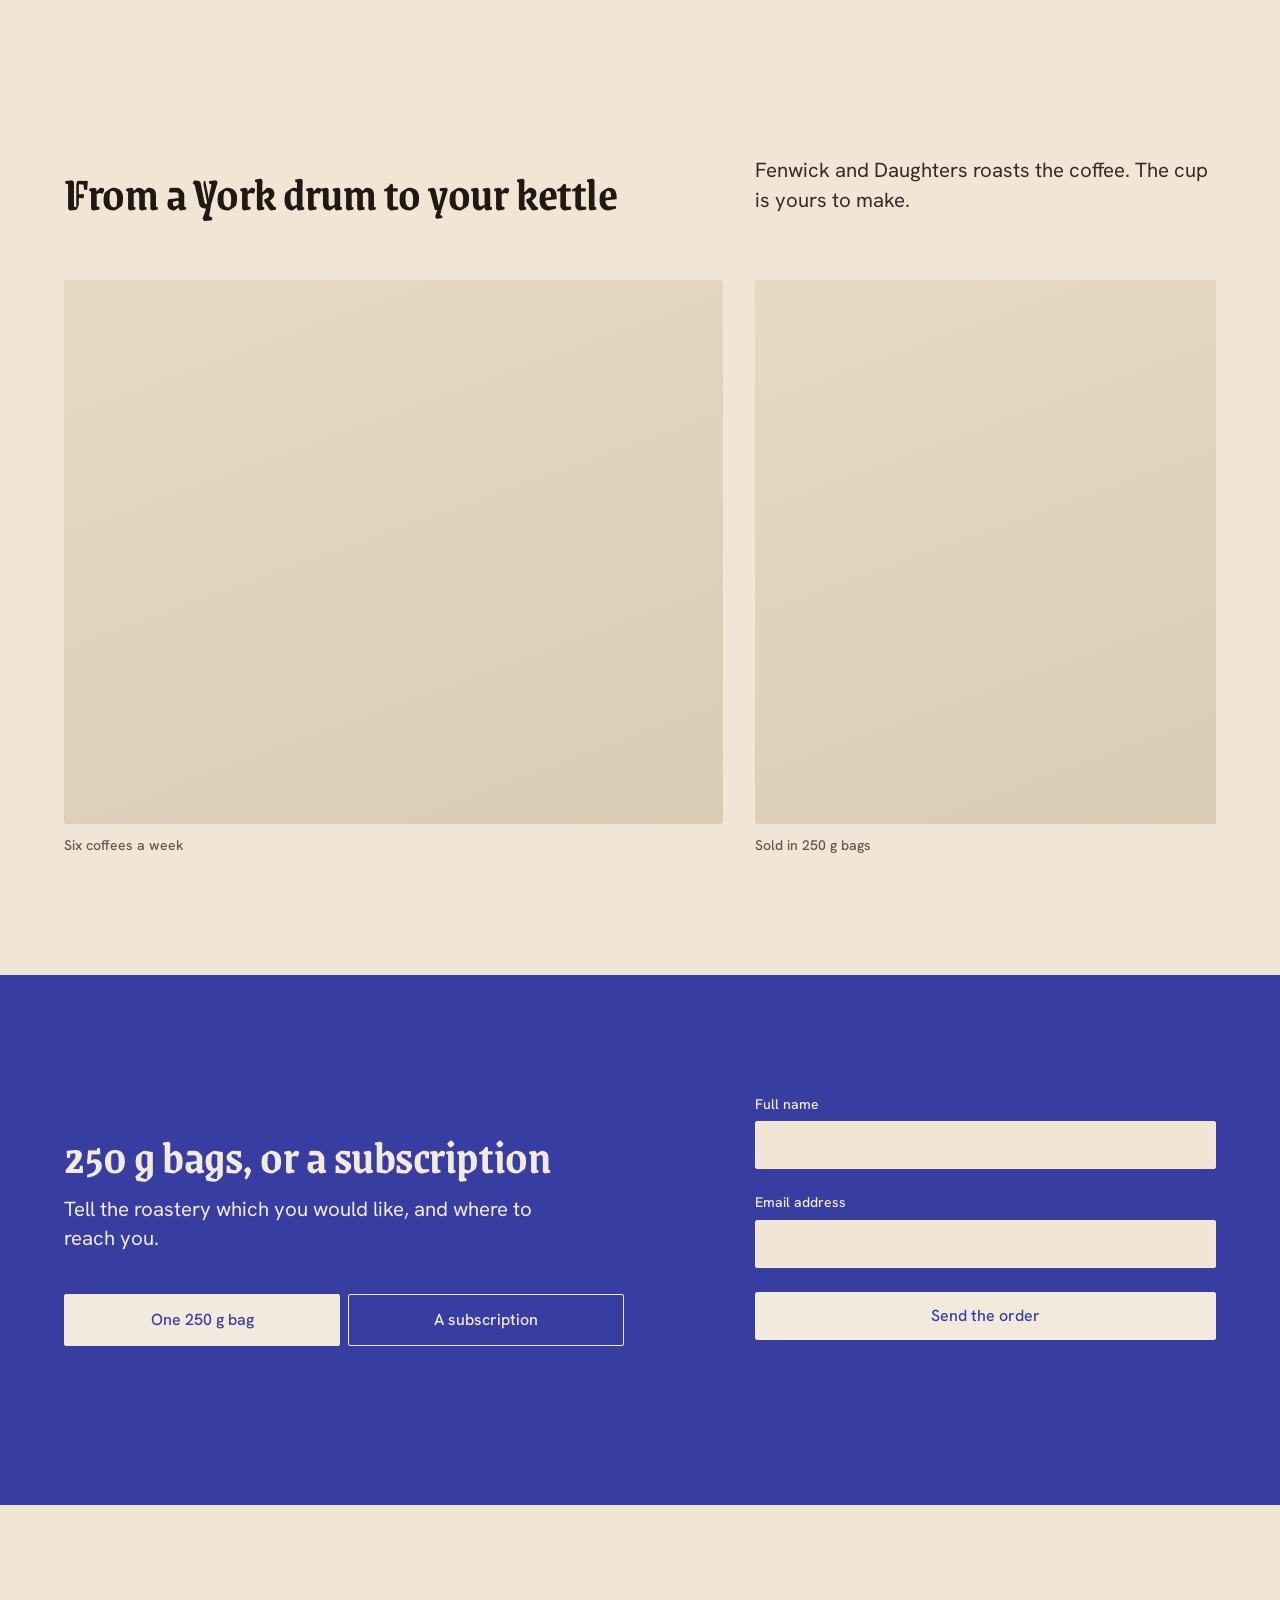
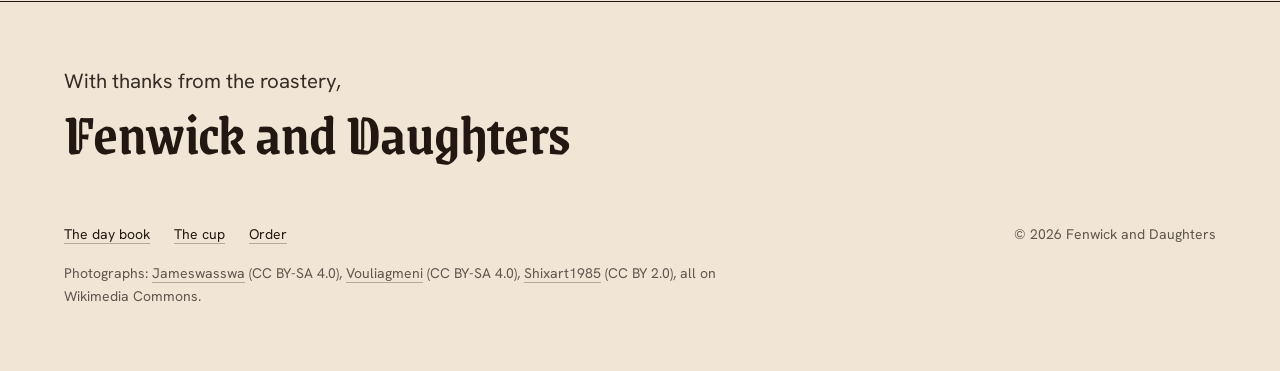
<file: .claude/skills/hallmark/scripts/fixtures/exemplars/editorial.html>
<!doctype html>
<html lang="en-GB">
<head>
<meta charset="utf-8">
<meta name="viewport" content="width=device-width, initial-scale=1">
<title>Fenwick and Daughters, coffee roasted in York since 1921</title>
<meta name="description" content="Fenwick and Daughters roasts six coffees a week in York, sold in 250 g bags or by subscription.">
<link rel="preconnect" href="https://fonts.googleapis.com">
<link rel="preconnect" href="https://fonts.gstatic.com" crossorigin>
<link href="https://fonts.googleapis.com/css2?family=Grenze+Gotisch:wght@600&family=Hanken+Grotesk:wght@400;500;600&family=IBM+Plex+Mono:wght@400&display=swap" rel="stylesheet">
<style>
/* Hallmark · job: buy · shape: Trade Ledger (custom: the roast as a Poster, the house's day book set as its own ledger, the cup as a pair, the order on the pigment) · genre: editorial · theme: Vellum (by request)
 * hero: Poster · nav: masthead, the blackletter wordmark centred over a double rule, one link at each end · footer: letter close · imagery: photographs, library 3, warm con=6 · signature: the roast itself, beans swept round the cooling tray full-bleed under a parchment plate · vellum: parchment
 * axes: light/blackletter/cool · posture: committed · contrast: pass · fold: pass · v2.0.0 */
/* Hallmark · pre-emit critique: P4 H5 E4 S5 R4 V4 · weakest: E, the plate must not bury the hand and the falling beans; it rests on the tray's far side and the plain wall, so the stream and the lever stay clear */
/* Hallmark · hero-review: in-thread · fix · 1 finding · 1 resolved (the head breaks after York) */
/* Hallmark · finish-review: in-thread (the subagent limit was reached) · fix · 3 findings · 1 resolved (the order head failed the swap test, then its blackletter I read as J: now 250 g bags, or a subscription) · 2 answered (the pair's captions are card facts, imagery.md 5; the pair are the closest honest frames the library holds) · gap: none */
/* Hallmark · answered F4 · the order field inverts the primary to parchment on pigment, as the theme's own hint sets it for its one field */
:root {
  color-scheme: light;
  --space-3xs: 2px; --space-2xs: 4px; --space-xs: 8px; --space-sm: 12px; --space-md: 16px; --space-lg: 24px; --space-xl: 40px; --space-2xl: 64px; --space-3xl: 96px; --space-4xl: 144px;
  --text-xs: 0.8125rem; --text-sm: 0.875rem; --text-md: 1rem; --text-lg: 1.25rem; --text-xl: 1.5625rem; --text-2xl: 1.953rem; --text-3xl: 2.441rem;
  --text-display-s: clamp(2.25rem, 4vw + 0.5rem, 3.75rem); --text-display: clamp(2.75rem, 5vw + 1rem, 5.25rem);
  --text-section: clamp(2rem, 2.5vw + 1rem, 3.5rem); --text-title: clamp(1.25rem, 0.75vw + 0.875rem, 1.625rem); --text-lead: clamp(1.125rem, 0.35vw + 1rem, 1.375rem);
  --ease-out: cubic-bezier(0.16, 1, 0.3, 1); --ease-in: cubic-bezier(0.7, 0, 0.84, 0); --ease-in-out: cubic-bezier(0.65, 0, 0.35, 1);
  --dur-micro: 120ms; --dur-short: 220ms; --dur-long: 420ms;
  --color-error: oklch(52% 0.19 27); --color-success: oklch(50% 0.12 150);
  --container: 1440px; --gutter: 64px; --gap-columns: 32px; --section-gap-s: 120px; --section-gap: 144px; --section-gap-l: 176px;
  --z-base: 1; --z-raised: 10; --z-dropdown: 100; --z-sticky: 200; --z-sticky-nav: 300; --z-modal: 400; --z-toast: 500; --z-tooltip: 600;
  --color-paper: oklch(93% 0.025 80); --color-paper-2: oklch(89% 0.03 78); --color-paper-3: oklch(85% 0.032 76);
  --color-ink: oklch(22% 0.02 60); --color-ink-2: oklch(30% 0.02 60); --color-muted: oklch(46% 0.02 65);
  --color-rule: oklch(74% 0.03 75);
  --color-accent: oklch(42% 0.16 275); --color-accent-deep: oklch(34% 0.15 275); --color-accent-ink: oklch(94% 0.02 80);
  --color-focus: oklch(50% 0.17 275); --color-field: var(--color-accent);
  --font-display: "Grenze Gotisch", ui-serif, Georgia, serif; --font-body: "Hanken Grotesk", ui-sans-serif, sans-serif;
  --font-outlier: "IBM Plex Mono", ui-monospace, monospace;
  --radius-card: 2px; --radius-pill: 2px; --rule-hair: 1px; --shadow-card: none;
  --tracking-display: -0.01em; --fibre: 0.5;
}
*, *::before, *::after { box-sizing: border-box; }
html, body { overflow-x: clip; }
html { scrollbar-color: var(--color-muted) var(--color-paper); scroll-padding-top: var(--space-3xl); }
body { margin: 0; background: var(--color-paper); color: var(--color-ink); font-family: var(--font-body); font-size: var(--text-md); line-height: 1.55; -webkit-font-smoothing: antialiased; caret-color: var(--color-accent); }
::selection { background: color-mix(in oklab, var(--color-accent) 22%, transparent); color: var(--color-ink); }
:focus-visible { outline: 2px solid var(--color-focus); outline-offset: 2px; }
a { color: inherit; text-decoration-thickness: 1px; text-underline-offset: 0.16em; }
h1, h2, h3 { margin: 0; font-family: var(--font-display); font-weight: var(--display-weight, 700); font-synthesis: none; letter-spacing: var(--tracking-display); line-height: 1.05; overflow-wrap: break-word; min-width: 0; text-wrap: balance; }
h1 { max-width: 20ch; font-size: var(--text-display); } h2 { max-width: 30ch; font-size: var(--text-section); } h3 { max-width: 40ch; font-size: var(--text-title); line-height: 1.2; }
.lead { font-size: var(--text-lead); line-height: 1.45; max-width: 52ch; }
p { margin: 0; text-wrap: pretty; }
p:not([class]) { max-width: 65ch; }
img, video { max-width: 100%; height: auto; display: block; }
svg { display: block; }
[hidden] { display: none !important; }
button, input, select, textarea { font: inherit; }
.container { width: 100%; max-width: var(--container); margin-inline: auto; padding-inline: var(--gutter); box-sizing: border-box; }
.num, .figure, td.num { font-variant-numeric: tabular-nums; }
.visually-hidden { position: absolute; width: 1px; height: 1px; overflow: hidden; clip-path: inset(50%); white-space: nowrap; }
[data-slot] { position: relative; overflow: hidden; background: linear-gradient(160deg, var(--color-paper-2, var(--color-paper)), var(--color-paper-3, var(--color-paper))); }
[data-slot] > img { position: absolute; inset: 0; width: 100%; height: 100%; object-fit: cover; z-index: 1; }
[data-slot]:has(> img) > :not(img):not([data-keep]) { display: none !important; }
@media (max-width: 60rem) { :root { --gutter: 24px; --section-gap-s: 80px; --section-gap: 96px; --section-gap-l: 120px; } }
@media (max-width: 40rem) { :root { --gutter: 16px; --section-gap-s: 56px; --section-gap: 72px; --section-gap-l: 96px; --gap-columns: 16px; } }
@media (prefers-reduced-motion: reduce) { *:not(.keep-motion), *:not(.keep-motion)::before, *:not(.keep-motion)::after { animation-duration: 0.01ms !important; animation-iteration-count: 1 !important; transition-duration: 0.01ms !important; scroll-behavior: auto !important; } }
/* photographs: warm con=6 */
[data-slot] > img { filter: sepia(0.28) saturate(0.94) contrast(1.06); }
:root {
  --mast-h: 80px;
  --plate-w: 37rem;
  --color-field: var(--color-accent);
}

/* The fibre wash: long tan fibres, stitched so they never tile (texture.md, the low-frequency wash) */
.fibre { position: relative; isolation: isolate; }
.fibre::before { content: ""; position: absolute; inset: 0; z-index: -1; opacity: var(--fibre); mix-blend-mode: multiply; pointer-events: none;
  background-image: url("data:image/svg+xml,%3Csvg xmlns='http://www.w3.org/2000/svg' width='400' height='400'%3E%3Cfilter id='p' x='0' y='0' width='100%25' height='100%25'%3E%3CfeTurbulence type='fractalNoise' baseFrequency='0.004 0.02' numOctaves='4' seed='4' stitchTiles='stitch'/%3E%3CfeColorMatrix values='0 0 0 0 0.62 0 0 0 0 0.52 0 0 0 0 0.36 0 0 0 0.3 0'/%3E%3C/filter%3E%3Crect width='100%25' height='100%25' filter='url(%23p)'/%3E%3C/svg%3E"); }

/* Type */
h1, h2 { font-weight: 600; line-height: 0.92; color: var(--color-ink); }
h3 { font-family: var(--font-body); font-weight: 600; }
.lead { color: var(--color-ink-2); }

/* Controls */
.btn { display: inline-flex; align-items: center; justify-content: center; min-height: 48px; padding: 0 var(--space-lg); border: var(--rule-hair) solid var(--color-ink); border-radius: var(--radius-card); background: transparent; color: var(--color-ink); font: 500 var(--text-md)/1 var(--font-body); text-decoration: none; white-space: nowrap; cursor: pointer;
  transition: background-color var(--dur-micro) var(--ease-out), border-color var(--dur-micro) var(--ease-out), color var(--dur-micro) var(--ease-out); }
.btn:hover { background: var(--color-paper-2); }
.btn:active { transform: translateY(1px); }
.btn:focus-visible { outline: 2px solid var(--color-focus); outline-offset: 2px; }
.btn:disabled, .btn[aria-disabled="true"] { opacity: 0.55; cursor: not-allowed; transform: none; }
.btn--primary { background: var(--color-accent); border-color: var(--color-accent); color: var(--color-accent-ink); }
.btn--primary:hover { background: var(--color-accent-deep); border-color: var(--color-accent-deep); }

.skip { position: absolute; left: var(--space-md); top: calc(-1 * var(--space-3xl)); z-index: var(--z-toast); padding: var(--space-xs) var(--space-md); background: var(--color-ink); color: var(--color-paper); }
.skip:focus-visible { top: var(--space-md); }

/* Masthead */
.mast__bar { display: grid; grid-template-columns: minmax(0, 1fr) auto minmax(0, 1fr); align-items: center; min-height: calc(var(--mast-h) - 4px); border-bottom: 4px double var(--color-ink); }
.wordmark { font: 600 2rem/1 var(--font-display); letter-spacing: var(--tracking-display); color: var(--color-ink); text-decoration: none; white-space: nowrap; padding-block: var(--space-sm); }
.mast__link { justify-self: start; font: 600 var(--text-sm)/1 var(--font-body); color: var(--color-ink); padding-block: var(--space-sm); text-decoration: underline 1px; text-decoration-color: transparent; text-underline-offset: 0.3em;
  transition: text-decoration-color var(--dur-short) var(--ease-out), color var(--dur-micro) var(--ease-out); }
.mast__link--end { justify-self: end; }
.mast__link:hover { text-decoration-color: var(--color-accent); color: var(--color-accent); }
.wordmark:focus-visible, .mast__link:focus-visible { outline: 2px solid var(--color-focus); outline-offset: 4px; }

/* Hero: the roast, full-bleed, under a parchment plate */
.hero { position: relative; height: calc(100dvh - var(--mast-h)); min-height: 36rem; overflow: hidden; background: var(--color-ink); color: var(--color-paper); }
.hero__photo { position: absolute; inset: 0; margin: 0; }
.hero__photo > img { object-position: 50% 62%; }
.hero__inner { position: relative; z-index: var(--z-raised); height: 100%; display: flex; align-items: flex-end; justify-content: flex-end; padding-bottom: var(--space-2xl); box-sizing: border-box; }
.plate { width: min(100%, var(--plate-w)); box-sizing: border-box; padding: var(--space-xl); background: var(--color-paper); color: var(--color-ink); border-top: 4px double var(--color-ink); border-radius: var(--radius-card); }
.plate h1 { font-size: var(--text-display); max-width: 16ch; }
.plate .lead { margin-top: var(--space-lg); max-width: 30ch; }
.actions { display: flex; flex-wrap: wrap; gap: var(--space-sm); margin-top: var(--space-xl); }

@media (max-width: 60rem) {
  .hero { height: auto; min-height: 0; background: none; color: var(--color-ink); overflow: visible; }
  .hero__photo { position: relative; aspect-ratio: 4 / 3; }
  .hero__inner { height: auto; padding-bottom: 0; }
  .plate { width: 100%; padding: var(--space-xl) 0 0; background: none; border-top: 0; }
  .plate.fibre::before { display: none; }
  .wordmark { font-size: 1.875rem; }
}
@media (max-width: 40rem) {
  .mast__bar { grid-template-columns: auto; justify-items: center; row-gap: var(--space-2xs); padding-block: var(--space-xs); }
  .mast__link { display: none; }
}

/* Shared section grid: one container, twelve columns, one column gap */
.split { display: grid; grid-template-columns: repeat(12, minmax(0, 1fr)); column-gap: var(--gap-columns); }
.band { background: var(--color-paper-2); padding-block: var(--section-gap-s); }
.photo { margin: 0; border-radius: var(--radius-card); }
.photo > img { outline: var(--rule-hair) solid var(--color-rule); outline-offset: -1px; }
figcaption { margin-top: var(--space-sm); font: 500 var(--text-sm)/1.4 var(--font-body); color: var(--color-muted); }

/* The day book: the house's ledger on the fibre band, the entries kept in the hand of the wordmark */
.ledger__grid { align-items: start; }
.ledger__text { grid-column: 1 / span 4; position: sticky; top: var(--space-2xl); }
.ledger__text h2 { font-size: var(--text-display); max-width: 9ch; }
.ledger .lead { margin-top: var(--space-lg); max-width: 22ch; }
.ledger__book { grid-column: 6 / span 7; }
.book { width: 100%; border-collapse: collapse; font-size: var(--text-lg); line-height: 1.35; }
.book thead th { padding: 0 0 var(--space-sm); border-bottom: 4px double var(--color-ink); font: 500 var(--text-sm)/1.3 var(--font-body); color: var(--color-muted); text-align: left; }
.book td, .book tbody th { padding: var(--space-lg) 0; border-top: var(--rule-hair) solid var(--color-rule); vertical-align: baseline; }
.book tbody tr:first-child > * { border-top: 0; }
.book tbody tr:last-child > * { border-bottom: var(--rule-hair) solid var(--color-ink); }
.book tbody th { font-weight: 500; text-align: left; color: var(--color-ink); }
.book .idx { width: 3.5rem; font-weight: 600; color: var(--color-accent); }
.book .r, .book thead th.r { text-align: right; }
.book td.r { font: 600 var(--text-2xl)/1 var(--font-display); letter-spacing: var(--tracking-display); color: var(--color-ink); }
.book td.r .unit { font: 500 var(--text-md)/1 var(--font-body); color: var(--color-ink-2); }
.book .num { font-variant-numeric: lining-nums tabular-nums; }

/* The cup: one wide frame, then a pair, each with its fact */
.cup { padding-top: var(--section-gap-l); }
.cup__head { align-items: end; }
.cup__head h2 { grid-column: 1 / span 6; }
.cup__head .lead { grid-column: 8 / span 5; }
.cup__pair { margin-top: var(--space-2xl); }
.cup__pair > figure { margin: 0; }
.cup__note { grid-column: 1 / span 7; }
.cup__cup { grid-column: 8 / span 5; }
.cup__pair .photo { height: 34rem; }

/* The order, on the one pigment field */
.order-band { margin-top: var(--section-gap-s); padding-block: var(--section-gap-s); background: var(--color-field); color: var(--color-accent-ink); }
.order-band h2 { color: var(--color-accent-ink); }
.order-band .lead { margin-top: var(--space-md); color: var(--color-accent-ink); }
.order-band :focus-visible { outline-color: var(--color-accent-ink); }
.order { align-items: center; }
.order__text { grid-column: 1 / span 6; }
.order__fields { grid-column: 8 / span 5; display: grid; gap: var(--space-lg); }
.seg { display: grid; grid-template-columns: repeat(2, minmax(0, 1fr)); gap: var(--space-xs); margin: var(--space-xl) 0 0; padding: 0; border: 0; }
.field label { font: 500 var(--text-sm)/1.3 var(--font-body); color: var(--color-accent-ink); }
.seg input { position: absolute; width: 1px; height: 1px; opacity: 0; }
.seg label { display: flex; align-items: center; justify-content: center; min-height: 52px; padding: 0 var(--space-md); border: var(--rule-hair) solid var(--color-accent-ink); border-radius: var(--radius-card); font-weight: 500; cursor: pointer;
  transition: background-color var(--dur-micro) var(--ease-out), color var(--dur-micro) var(--ease-out); }
.seg label:hover { background: var(--color-accent-deep); }
.seg input:checked + label { background: var(--color-accent-ink); color: var(--color-accent); }
.seg input:focus-visible + label { outline: 2px solid var(--color-accent-ink); outline-offset: 2px; }
.field { display: grid; gap: var(--space-xs); }
.field input { min-height: 48px; padding: 0 var(--space-md); border: var(--rule-hair) solid var(--color-accent-ink); border-radius: var(--radius-card); background: var(--color-paper); color: var(--color-ink); outline: 2px solid transparent; outline-offset: 2px; }
.field input:focus-visible { outline-color: var(--color-accent-ink); }
.field input[aria-invalid] { border-color: var(--color-error); box-shadow: inset 0 0 0 1px var(--color-error); }
.field input:disabled { opacity: 0.55; cursor: not-allowed; }
.btn--on-field { width: 100%; background: var(--color-accent-ink); border-color: var(--color-accent-ink); color: var(--color-accent); }
.btn--on-field:hover { background: var(--color-paper-2); border-color: var(--color-paper-2); }
.help { min-height: 1lh; font-size: var(--text-sm); color: var(--color-accent-ink); }

/* The letter close */
.letter { padding-block: var(--space-3xl) var(--space-2xl); }
.letter__inner { padding-top: var(--space-2xl); border-top: var(--rule-hair) solid var(--color-ink); }
.letter__sign { font-size: var(--text-lead); color: var(--color-ink-2); }
.letter__name { margin-top: var(--space-xs); font: 600 var(--text-display-s)/0.92 var(--font-display); letter-spacing: var(--tracking-display); color: var(--color-ink); }
.letter__foot { display: flex; flex-wrap: wrap; justify-content: space-between; align-items: baseline; gap: var(--space-md) var(--space-xl); margin-top: var(--space-2xl); }
.letter__nav { display: flex; flex-wrap: wrap; gap: var(--space-lg); }
.letter__nav a { font-size: var(--text-sm); color: var(--color-ink); text-decoration-color: var(--color-rule); text-underline-offset: 0.25em; transition: text-decoration-color var(--dur-short) var(--ease-out); }
.letter__nav a:hover { text-decoration-color: var(--color-accent); }
.letter__nav a:focus-visible { outline: 2px solid var(--color-focus); outline-offset: 2px; }
.legal { font-size: var(--text-sm); color: var(--color-muted); }
.letter__credit { flex: 1 0 100%; max-width: 88ch; font-size: var(--text-sm); line-height: 1.6; color: var(--color-muted); }
.letter__credit a { color: inherit; text-decoration-color: var(--color-rule); text-underline-offset: 0.25em; }
.letter__credit a:hover { color: var(--color-ink); text-decoration-color: var(--color-accent); }

@media (max-width: 60rem) {
  .ledger__text, .ledger__book, .cup__head h2, .cup__head .lead, .cup__note, .cup__cup, .order__text, .order__fields { grid-column: 1 / -1; }
  .ledger__text { position: static; }
  .ledger__book { margin-top: var(--space-2xl); }
  .book td.r { font-size: var(--text-xl); }
  .cup__head .lead { margin-top: var(--space-md); }
  .cup__pair { row-gap: var(--space-xl); }
  .cup__pair .photo { height: auto; aspect-ratio: 4 / 3; }
  .order__fields { margin-top: var(--space-xl); }
}
@media (max-width: 40rem) {
  .book { font-size: var(--text-md); }
  .book .idx { width: 2rem; }
}
</style>
<script>document.documentElement.classList.add('js');</script>
</head>
<body id="top">
<a class="skip" href="#main">Skip to content</a>

<header class="mast">
  <div class="container mast__bar">
    <a class="mast__link" href="#daybook">The day book</a>
    <a class="wordmark" href="#top" aria-label="Fenwick and Daughters, back to the top">Fenwick and Daughters</a>
    <a class="mast__link mast__link--end" href="#order">Order</a>
  </div>
</header>

<main id="main">
  <section class="hero" aria-labelledby="hero-h">
    <figure class="hero__photo" data-slot="roaster" data-alt="The York roaster at work, a fresh roast tipping into the cooling tray">
      <img src="https://upload.wikimedia.org/wikipedia/commons/thumb/3/3b/Cooling_time_for_coffee.jpg/1280px-Cooling_time_for_coffee.jpg" width="1920" height="1348" fetchpriority="high"
           alt="A fresh roast swept round the cooling tray by its paddle arm" style="object-position: 50% 55%">
    </figure>
    <div class="container hero__inner">
      <div class="plate fibre">
        <h1 id="hero-h">Roasted in York<br> since 1921</h1>
        <p class="lead">Six coffees a week, sold by the bag or by subscription.</p>
        <div class="actions">
          <a class="btn btn--primary" href="#order" data-kind="subscription">Start a subscription</a>
          <a class="btn" href="#order" data-kind="bag">Buy a bag</a>
        </div>
      </div>
    </div>
  </section>

  <section class="ledger band fibre" id="daybook" aria-labelledby="ledger-h">
    <div class="container split ledger__grid">
      <div class="ledger__text">
        <h2 id="ledger-h">Written in the day book</h2>
        <p class="lead">Five lines the roastery keeps to.</p>
      </div>
      <div class="ledger__book">
        <table class="book">
          <thead>
            <tr><th scope="col">No.</th><th scope="col">Entry</th><th scope="col" class="r">Kept</th></tr>
          </thead>
          <tbody>
            <tr><td class="idx">1</td><th scope="row">Coffees roasted each week</th><td class="r"><span class="num">6</span></td></tr>
            <tr><td class="idx">2</td><th scope="row">Weight of each bag</th><td class="r"><span class="num">250</span>&nbsp;<span class="unit">g</span></td></tr>
            <tr><td class="idx">3</td><th scope="row">Ways to buy</th><td class="r">By the bag, or by subscription</td></tr>
            <tr><td class="idx">4</td><th scope="row">Roastery</th><td class="r">York</td></tr>
            <tr><td class="idx">5</td><th scope="row">Roasting since</th><td class="r"><span class="num">1921</span></td></tr>
          </tbody>
        </table>
      </div>
    </div>
  </section>

  <section class="cup" id="cup" aria-labelledby="cup-h">
    <div class="container">
      <div class="split cup__head">
        <h2 id="cup-h">From a York drum to your kettle</h2>
        <p class="lead">Fenwick and Daughters roasts the coffee. The cup is yours to make.</p>
      </div>
      <div class="split cup__pair">
        <figure class="cup__note">
          <div class="photo" data-slot="desk" data-alt="The York roaster between roasts, the drum over its cooling tray">
            <img src="https://upload.wikimedia.org/wikipedia/commons/thumb/2/2d/Coffee_roasting_machine%2C_The_Roastery%2C_Coaltown_Coffee%2C_Ammanford%2C_Wales.jpg/1280px-Coffee_roasting_machine%2C_The_Roastery%2C_Coaltown_Coffee%2C_Ammanford%2C_Wales.jpg" width="1920" height="2560" loading="lazy"
                 alt="A drum coffee roaster above its copper cooling tray in a roastery" style="object-position: 50% 69%">
          </div>
          <figcaption>Six coffees a week</figcaption>
        </figure>
        <figure class="cup__cup">
          <div class="photo" data-slot="cup" data-alt="A cup of Fenwick and Daughters coffee on the shop counter">
            <img src="https://upload.wikimedia.org/wikipedia/commons/thumb/5/52/Espresso_coffee_pouring_from_retro_espresso_machine.jpg/1280px-Espresso_coffee_pouring_from_retro_espresso_machine.jpg" width="1920" height="2876" loading="lazy"
                 alt="Espresso streaming from a chrome machine into two glass cups" style="object-position: 50% 62%">
          </div>
          <figcaption>Sold in 250&nbsp;g bags</figcaption>
        </figure>
      </div>
    </div>
  </section>

  <section class="order-band" id="order" aria-labelledby="order-h">
    <div class="container">
      <form class="split order" data-endpoint="" novalidate>
        <div class="order__text">
          <h2 id="order-h">250&nbsp;g bags, or a subscription</h2>
          <p class="lead">Tell the roastery which you would like, and where to reach you.</p>
          <fieldset class="seg">
            <legend class="visually-hidden">How would you like it?</legend>
            <input type="radio" name="kind" id="kind-bag" value="bag" checked><label for="kind-bag">One 250&nbsp;g bag</label>
            <input type="radio" name="kind" id="kind-sub" value="subscription"><label for="kind-sub">A subscription</label>
          </fieldset>
        </div>
        <div class="order__fields">
          <div class="field">
            <label for="order-name">Full name</label>
            <input id="order-name" name="name" type="text" autocomplete="name" required>
          </div>
          <div class="field">
            <label for="order-email">Email address</label>
            <input id="order-email" name="email" type="email" autocomplete="email" inputmode="email" required>
          </div>
          <button class="btn btn--on-field" type="submit">Send the order</button>
          <p class="help" id="order-help" aria-live="polite"></p>
        </div>
      </form>
    </div>
  </section>
</main>

<footer class="letter">
  <div class="container letter__inner">
    <p class="letter__sign">With thanks from the roastery,</p>
    <p class="letter__name">Fenwick and Daughters</p>
    <div class="letter__foot">
      <nav class="letter__nav" aria-label="Footer">
        <a href="#daybook">The day book</a>
        <a href="#cup">The cup</a>
        <a href="#order">Order</a>
      </nav>
      <p class="legal">&copy; 2026 Fenwick and Daughters</p>
      <p class="letter__credit" data-credits>Photographs: <a href="https://commons.wikimedia.org/wiki/File:Cooling_time_for_coffee.jpg">Jameswasswa</a> (CC&nbsp;BY-SA&nbsp;4.0), <a href="https://commons.wikimedia.org/wiki/File:Coffee_roasting_machine,_The_Roastery,_Coaltown_Coffee,_Ammanford,_Wales.jpg">Vouliagmeni</a> (CC&nbsp;BY-SA&nbsp;4.0), <a href="https://commons.wikimedia.org/wiki/File:Espresso_coffee_pouring_from_retro_espresso_machine.jpg">Shixart1985</a> (CC&nbsp;BY&nbsp;2.0), all on Wikimedia Commons.</p>
    </div>
  </div>
</footer>

<script>
window.hallmarkSlots = (m) => { for (const [k, v] of Object.entries(m)) { const s = document.querySelector(`[data-slot="${k}"]`); if (!s) continue; const im = new Image(); im.src = typeof v === 'string' ? v : v.src; im.alt = (typeof v === 'object' && v.alt) || s.dataset.alt || ''; s.querySelectorAll(':scope > img').forEach((o) => o.remove()); s.prepend(im); } };
document.querySelectorAll('[data-slot] > img').forEach((i) => { if (i.complete && !i.naturalWidth) i.remove(); else i.addEventListener('error', () => i.remove(), { once: true }); });
document.querySelectorAll('[data-kind]').forEach((a) => a.addEventListener('click', () => { const r = document.getElementById(a.dataset.kind === 'subscription' ? 'kind-sub' : 'kind-bag'); if (r) r.checked = true; }));
document.querySelectorAll('form[data-endpoint]').forEach((form) => {
  const help = form.querySelector('[aria-live]');
  const fields = [...form.querySelectorAll('input[required]')];
  form.addEventListener('submit', (e) => {
    e.preventDefault();
    const bad = fields.filter((i) => !i.checkValidity());
    fields.forEach((i) => { i.toggleAttribute('aria-invalid', bad.includes(i)); if (bad.includes(i)) i.setAttribute('aria-describedby', help.id); else i.removeAttribute('aria-describedby'); });
    if (bad.length) { help.textContent = bad[0].type === 'email' ? 'That email address looks incomplete. Write it as name@example.com.' : 'Add your name, so the roastery knows who the coffee is for.'; bad[0].focus(); return; }
    if (!form.dataset.endpoint) { help.textContent = 'Nothing was sent: this form is not connected yet.'; return; }
    fetch(form.dataset.endpoint, { method: 'POST', body: new FormData(form) })
      .then((r) => { help.textContent = r.ok ? 'The roastery has your order and will write to ' + form.elements.email.value.trim() + '.' : 'That did not go through. Try again in a minute.'; })
      .catch(() => { help.textContent = 'That did not go through. Try again in a minute.'; });
  });
});
</script>
</body>
</html>
</file>
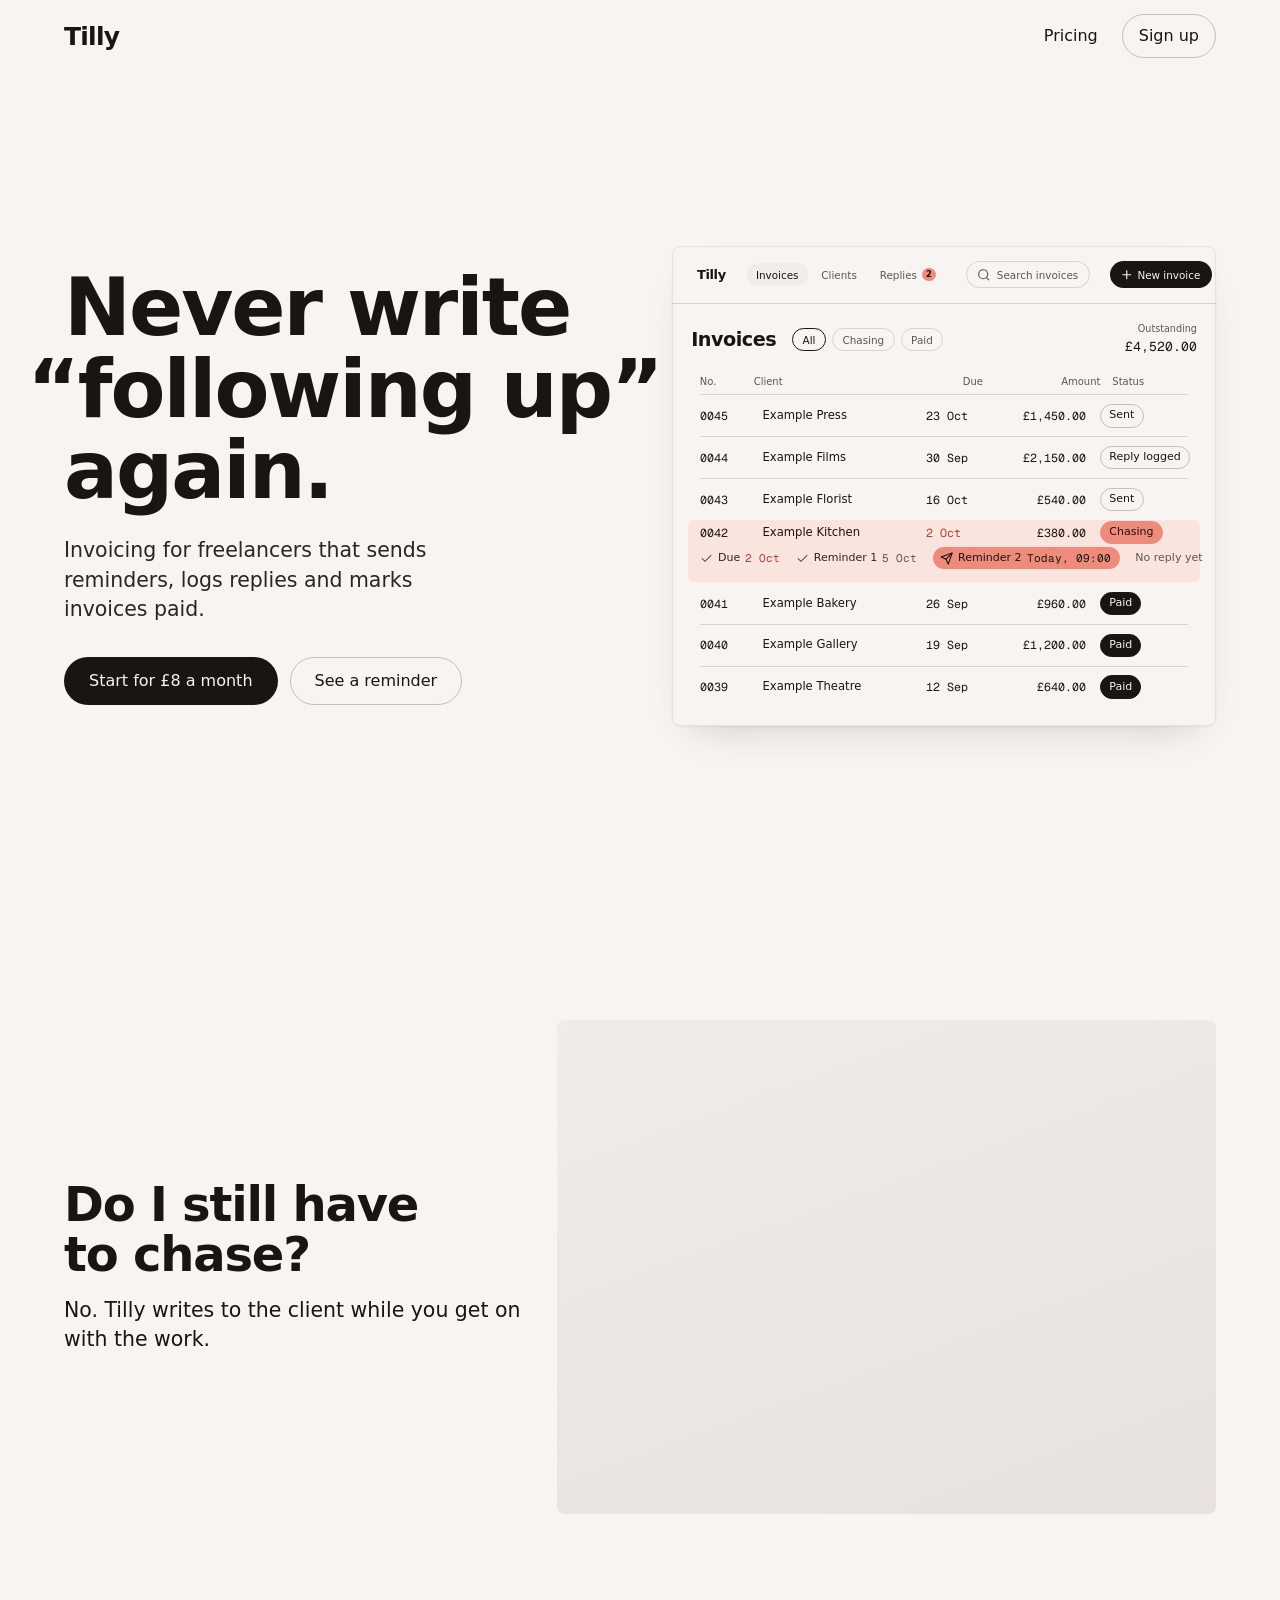
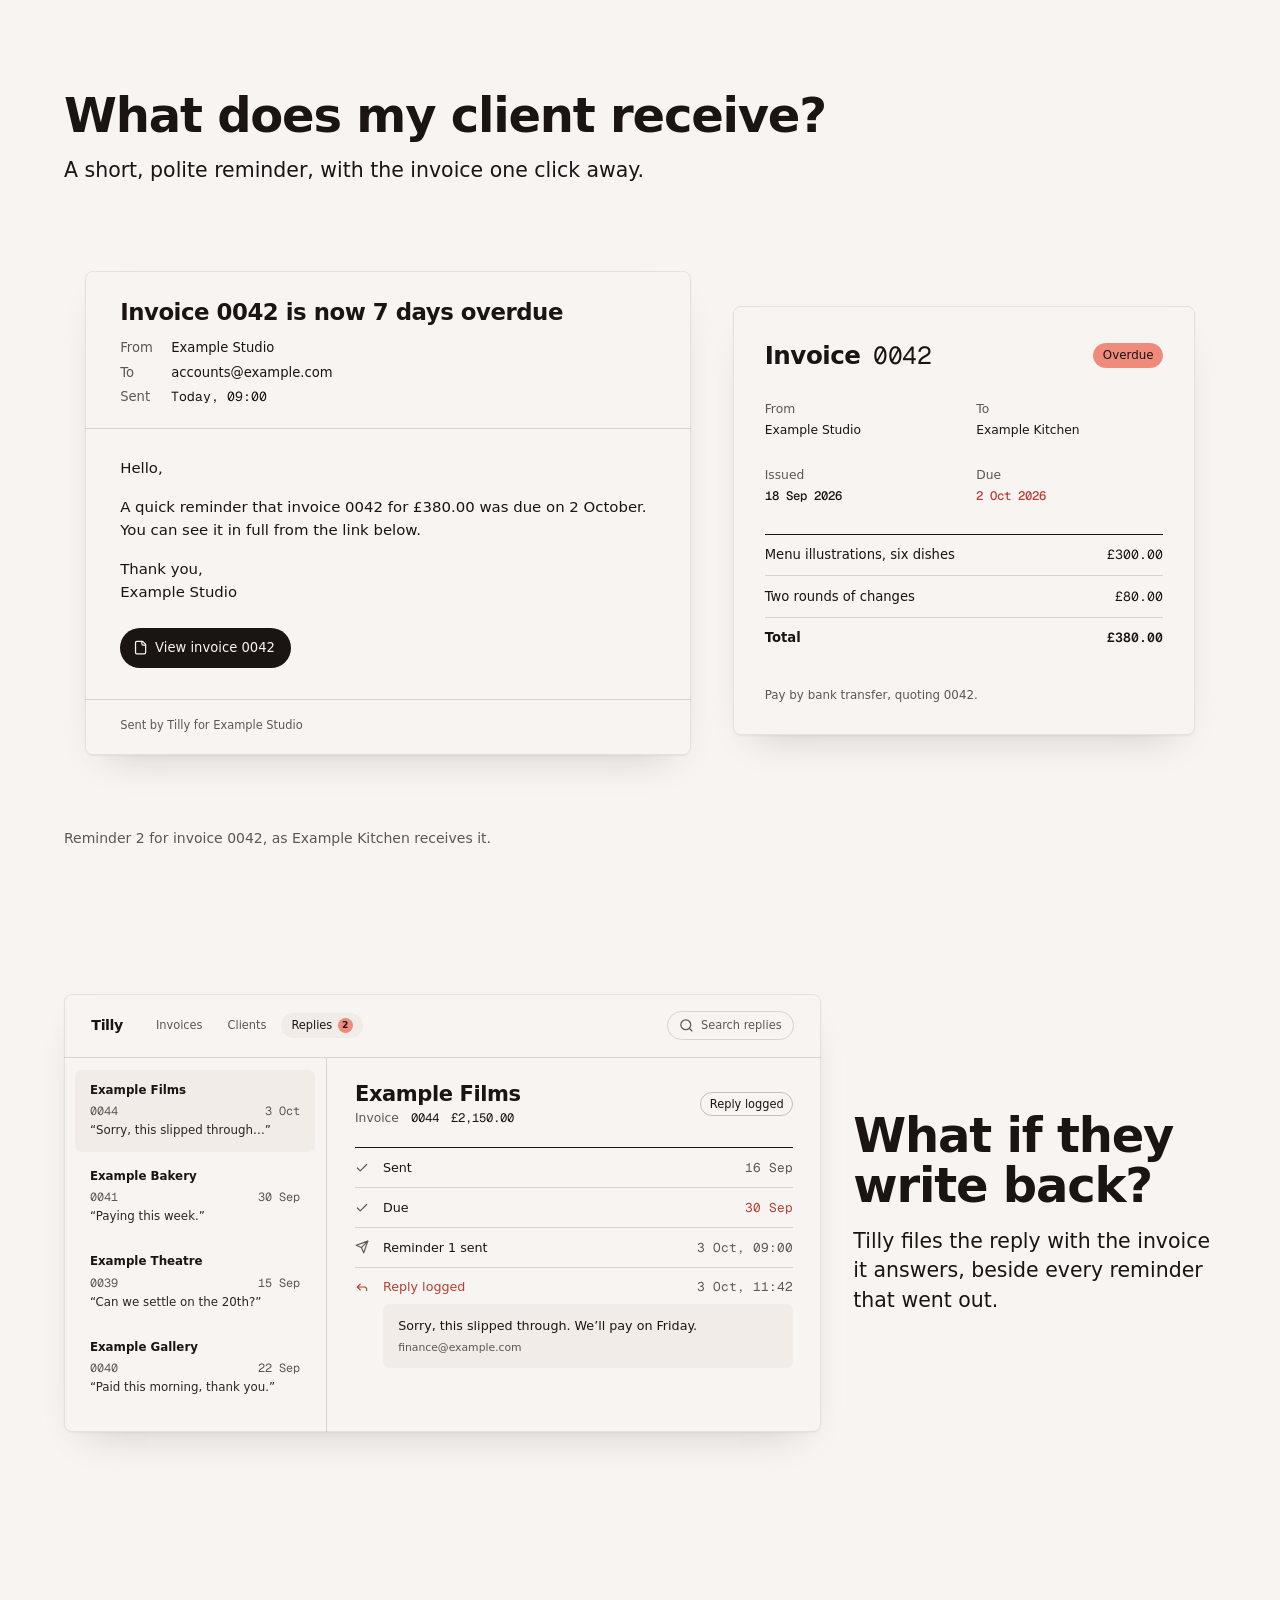
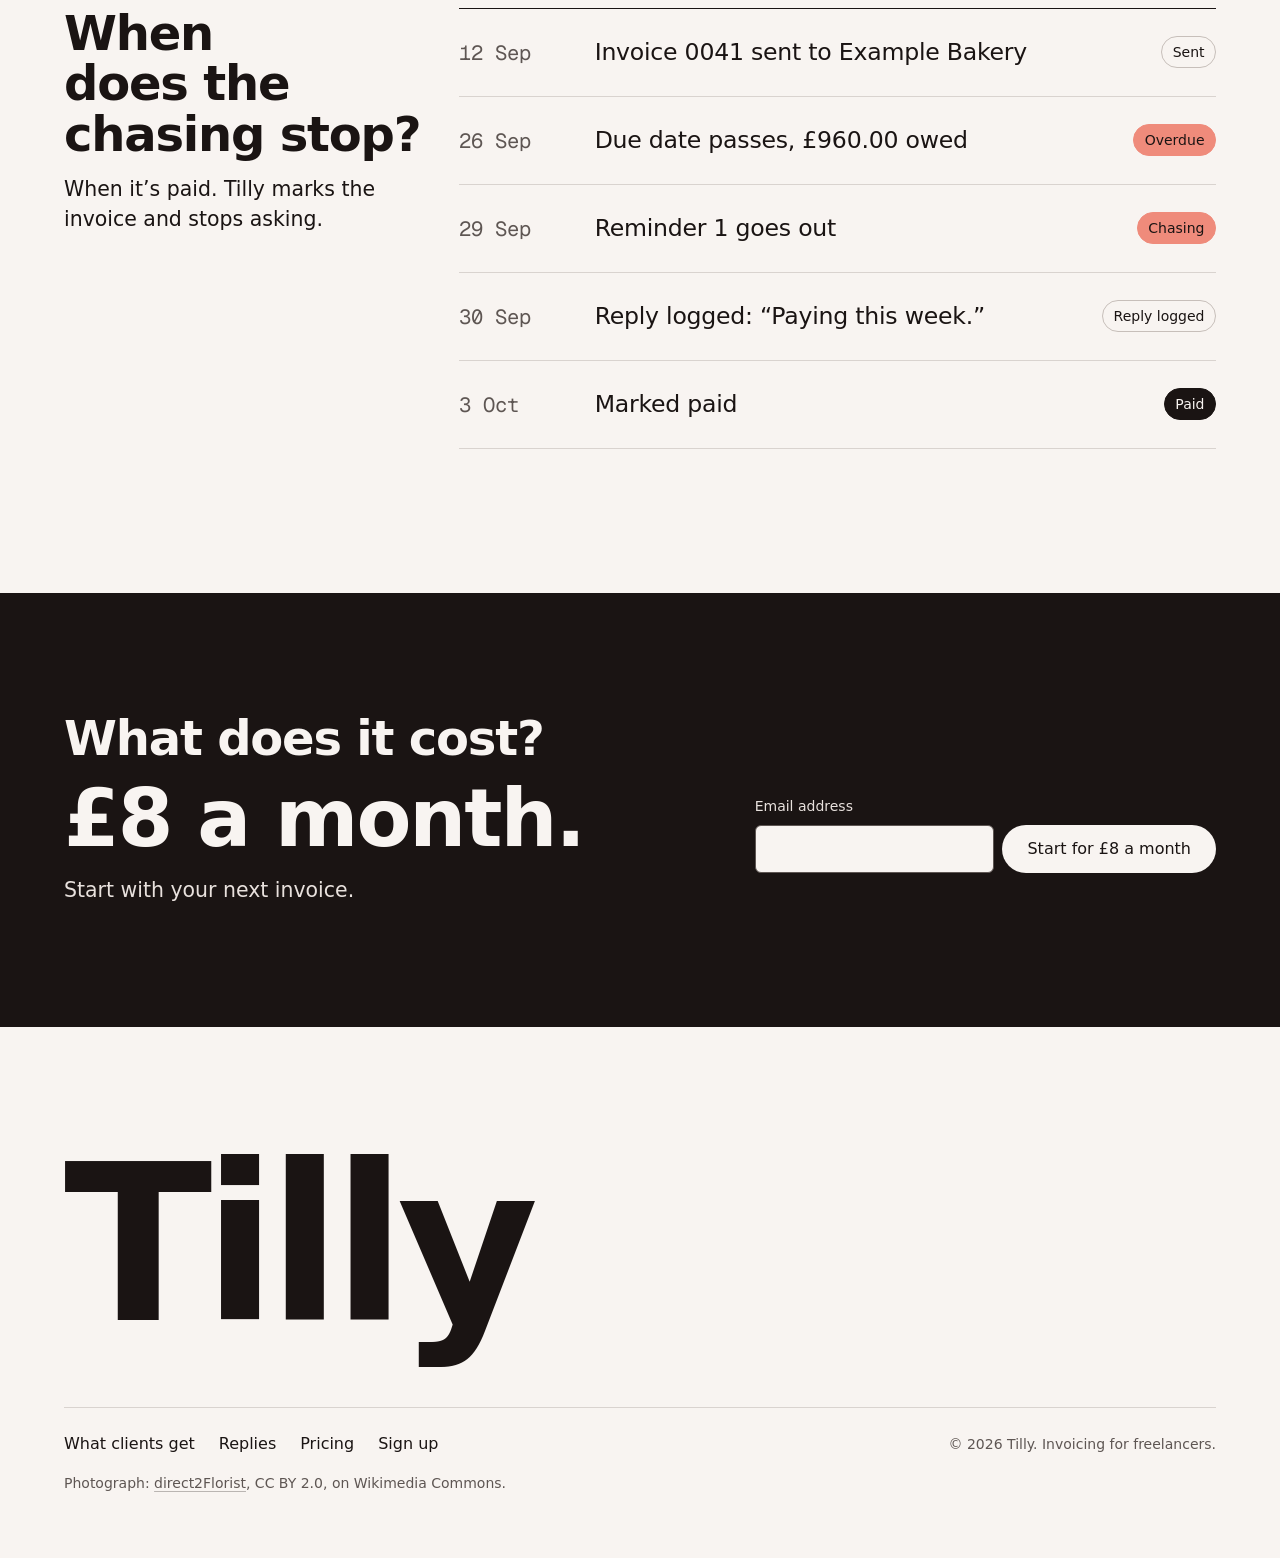
<file: .claude/skills/hallmark/scripts/fixtures/exemplars/modern-minimal.html>
<!doctype html>
<html lang="en-GB">
<head>
<meta charset="utf-8">
<meta name="viewport" content="width=device-width, initial-scale=1">
<title>Tilly, invoicing that chases late payments for you</title>
<meta name="description" content="Tilly is invoicing for freelancers that sends the reminders, logs the replies and marks invoices paid, for 8 pounds a month.">
<link rel="preconnect" href="https://api.fontshare.com" crossorigin>
<link rel="preconnect" href="https://fonts.googleapis.com">
<link rel="preconnect" href="https://fonts.gstatic.com" crossorigin>
<link href="https://api.fontshare.com/v2/css?f[]=general-sans@400,500,600&amp;display=swap" rel="stylesheet">
<link href="https://fonts.googleapis.com/css2?family=Geist+Mono:wght@400&amp;display=swap" rel="stylesheet">
<style>
/* Hallmark · job: sign up · shape: Conversational FAQ, opened by the product · genre: modern-minimal · theme: Coral (by request)
 * hero: Settled · nav: edge-aligned, the wordmark at the left, one link and one outlined pill at the right · footer: mast, the wordmark large over the links · imagery: product sample in hero, demo-2 and demo-3, photographs library 1 muted sepia=8 · signature: invoice 0042 being chased, live in the hero
 * axes: light/grotesk-sans/warm · posture: restrained · contrast: pass · fold: pass · v2.0.0 */
/* Hallmark · pre-emit critique: P4 H4 E4 S5 R4 V5 · weakest: E, the built screens must read as one product at every width, so every inner length is in em on a container-unit base, the screens scale as a whole and re-lay themselves on a phone */
/* Hallmark · hero-review: subagent · fix · 5 findings · 5 resolved · finish-review: in-thread, the subagent limit was reached · ship · 1 finding · 1 resolved · gap: none */
:root {
  color-scheme: light;
  --space-3xs: 2px; --space-2xs: 4px; --space-xs: 8px; --space-sm: 12px; --space-md: 16px; --space-lg: 24px; --space-xl: 40px; --space-2xl: 64px; --space-3xl: 96px; --space-4xl: 144px;
  --text-xs: 0.8125rem; --text-sm: 0.875rem; --text-md: 1rem; --text-lg: 1.25rem; --text-xl: 1.5625rem; --text-2xl: 1.953rem; --text-3xl: 2.441rem;
  --text-display-s: clamp(2.25rem, 4vw + 0.5rem, 3.75rem); --text-display: clamp(2.75rem, 5vw + 1rem, 5.25rem);
  --text-section: clamp(2rem, 2.5vw + 1rem, 3.5rem); --text-title: clamp(1.25rem, 0.75vw + 0.875rem, 1.625rem); --text-lead: clamp(1.125rem, 0.35vw + 1rem, 1.375rem);
  --ease-out: cubic-bezier(0.16, 1, 0.3, 1); --ease-in: cubic-bezier(0.7, 0, 0.84, 0); --ease-in-out: cubic-bezier(0.65, 0, 0.35, 1);
  --dur-micro: 120ms; --dur-short: 220ms; --dur-long: 420ms;
  --color-error: oklch(52% 0.19 27); --color-success: oklch(50% 0.12 150);
  --container: 1440px; --gutter: 64px; --gap-columns: 32px; --section-gap-s: 120px; --section-gap: 144px; --section-gap-l: 176px;
  --z-base: 1; --z-raised: 10; --z-dropdown: 100; --z-sticky: 200; --z-sticky-nav: 300; --z-modal: 400; --z-toast: 500; --z-tooltip: 600;
  --color-paper: oklch(97% 0.006 55); --color-paper-2: oklch(94.5% 0.007 55); --color-paper-3: oklch(91.5% 0.009 55);
  --color-ink: oklch(20% 0.010 35); --color-ink-2: oklch(27% 0.012 40); --color-muted: oklch(46% 0.012 45);
  --color-rule: oklch(87% 0.009 55); --color-rule-2: oklch(81% 0.011 55);
  --color-accent: oklch(74% 0.125 30); --color-accent-ink: oklch(20% 0.010 35); --color-accent-2: oklch(54% 0.165 29); --color-focus: oklch(54% 0.17 30);
  --font-display: "General Sans", ui-sans-serif, system-ui, sans-serif; --font-body: var(--font-display);
  --font-outlier: "Geist Mono", ui-monospace, monospace;
  --radius-card: 8px; --radius-input: 6px; --radius-pill: 999px; --rule-hair: 1px;
  --shadow-card: 0 1px 2px oklch(20% 0.01 35 / 0.05);
  --shadow-lift: 0 1px 2px oklch(20% 0.01 35 / 0.05), 0 18px 40px -22px oklch(20% 0.01 35 / 0.22);
  --tracking-display: -0.025em; --display-weight: 600;
}
*, *::before, *::after { box-sizing: border-box; }
html, body { overflow-x: clip; }
html { scrollbar-color: var(--color-muted) var(--color-paper); scroll-padding-top: var(--space-3xl); }
body { margin: 0; background: var(--color-paper); color: var(--color-ink); font-family: var(--font-body); font-size: var(--text-md); line-height: 1.55; -webkit-font-smoothing: antialiased; caret-color: var(--color-accent); }
::selection { background: color-mix(in oklab, var(--color-accent) 35%, transparent); }
:focus-visible { outline: 2px solid var(--color-focus); outline-offset: 2px; }
a { color: inherit; text-decoration-thickness: 1px; text-underline-offset: 0.16em; }
h1, h2, h3 { margin: 0; font-family: var(--font-display); font-weight: var(--display-weight, 700); font-synthesis: none; letter-spacing: var(--tracking-display); line-height: 1.05; overflow-wrap: break-word; min-width: 0; text-wrap: balance; }
h1 { max-width: 20ch; font-size: var(--text-display); } h2 { max-width: 30ch; font-size: var(--text-section); } h3 { max-width: 40ch; font-size: var(--text-title); line-height: 1.2; }
.lead { font-size: var(--text-lead); line-height: 1.45; max-width: 52ch; }
p { margin: 0; text-wrap: pretty; }
p:not([class]) { max-width: 65ch; }
img, video { max-width: 100%; height: auto; display: block; }
svg { display: block; }
[hidden] { display: none !important; }
button, input, select, textarea { font: inherit; }
.container { width: 100%; max-width: var(--container); margin-inline: auto; padding-inline: var(--gutter); box-sizing: border-box; }
.num, .figure, td.num { font-variant-numeric: tabular-nums; }
.visually-hidden { position: absolute; width: 1px; height: 1px; overflow: hidden; clip-path: inset(50%); white-space: nowrap; }
[data-slot] { position: relative; overflow: hidden; background: linear-gradient(160deg, var(--color-paper-2, var(--color-paper)), var(--color-paper-3, var(--color-paper))); }
[data-slot] > img { position: absolute; inset: 0; width: 100%; height: 100%; object-fit: cover; z-index: 1; }
[data-slot]:has(> img) > :not(img):not([data-keep]) { display: none !important; }
@media (max-width: 60rem) { :root { --gutter: 24px; --section-gap-s: 80px; --section-gap: 96px; --section-gap-l: 120px; } }
@media (max-width: 40rem) { :root { --gutter: 16px; --section-gap-s: 56px; --section-gap: 72px; --section-gap-l: 96px; --gap-columns: 16px; } }
@media (prefers-reduced-motion: reduce) { *:not(.keep-motion), *:not(.keep-motion)::before, *:not(.keep-motion)::after { animation-duration: 0.01ms !important; animation-iteration-count: 1 !important; transition-duration: 0.01ms !important; scroll-behavior: auto !important; } }
/* photographs: muted sepia=8 */
[data-slot] > img { filter: saturate(0.65) contrast(0.97) sepia(0.08); }
:root { --nav-h: 72px; --app-line: color-mix(in oklab, var(--color-ink) 8%, transparent); }

/* Chrome */
.skip { position: absolute; left: var(--space-md); top: calc(-1 * var(--space-3xl)); z-index: var(--z-toast); padding: var(--space-xs) var(--space-md); border-radius: var(--radius-input); background: var(--color-ink); color: var(--color-paper); }
.skip:focus-visible { top: var(--space-md); }

.site__in { display: flex; align-items: center; justify-content: space-between; gap: var(--space-lg); min-height: var(--nav-h); }
.wordmark { font: var(--display-weight) var(--text-xl)/1 var(--font-display); letter-spacing: -0.03em; text-decoration: none; color: var(--color-ink); }
.site__nav { display: flex; align-items: center; gap: var(--space-lg); }
.site__link { font-weight: 500; text-decoration: none; text-decoration-color: transparent; transition: text-decoration-color var(--dur-short) var(--ease-out); }
.site__link:hover { text-decoration: underline; text-decoration-color: var(--color-accent-2); text-underline-offset: 0.3em; }
.wordmark:focus-visible, .site__link:focus-visible { outline: 2px solid var(--color-focus); outline-offset: var(--space-2xs); border-radius: var(--space-3xs); }

/* Controls: the ink pill and the outlined pill */
.btn { display: inline-flex; align-items: center; justify-content: center; gap: var(--space-xs); min-height: 48px; padding: 0 var(--space-lg); border: 1px solid transparent; border-radius: var(--radius-pill); font: 500 var(--text-md)/1 var(--font-body); white-space: nowrap; text-decoration: none; cursor: pointer; transition: background-color var(--dur-short) var(--ease-out), border-color var(--dur-short) var(--ease-out), transform var(--dur-micro) var(--ease-out); }
.btn--primary { background: var(--color-ink); color: var(--color-paper); }
.btn--primary:hover { background: var(--color-ink-2); }
.btn--secondary { border-color: var(--color-rule-2); background: transparent; color: var(--color-ink); }
.btn--secondary:hover { border-color: var(--color-ink); }
.btn--sm { min-height: 44px; padding: 0 var(--space-md); }
.btn:active { transform: translateY(1px); }
.btn:focus-visible { outline: 2px solid var(--color-focus); outline-offset: 2px; }
.btn:disabled, .btn[aria-disabled="true"] { opacity: 0.55; cursor: not-allowed; transform: none; }
.btn[aria-busy="true"] { cursor: progress; }

/* Hero: Settled, the text on one half and the product on the other */
.hero { display: grid; align-items: center; min-height: calc(100dvh - var(--nav-h)); padding-block: var(--space-xl); box-sizing: border-box; }
.hero__grid { display: grid; grid-template-columns: minmax(0, 1fr) minmax(0, 1fr); column-gap: var(--space-2xl); align-items: center; }
.hero__text { display: grid; gap: var(--space-lg); justify-items: start; }
.hero h1 { max-width: none; line-height: 1.02; }
.hang { margin-left: -0.46em; }
.hero .lead { max-width: 34ch; color: var(--color-ink-2); }
.actions { display: flex; flex-wrap: wrap; gap: var(--space-sm); margin-top: var(--space-xs); }

/* The built product: one picture that scales as a whole; every inner length is in em of a design pixel times ten */
.slot { margin: 0; container-type: inline-size; }
.lifted { border-radius: var(--radius-card); box-shadow: var(--shadow-lift); outline: 1px solid var(--app-line); outline-offset: -1px; }
.app[data-slot] { background: var(--color-paper); }
.app--hero { aspect-ratio: 68 / 60; }
.ui { height: 100%; display: flex; flex-direction: column; font-size: calc(100cqi / 68); color: var(--color-ink); line-height: 1.35; }
.ui svg { width: 1.6em; height: 1.6em; flex-shrink: 0; fill: none; stroke: currentColor; stroke-width: 2; stroke-linecap: round; stroke-linejoin: round; }
.fig { font-family: var(--font-outlier); font-weight: 400; font-variant-numeric: tabular-nums; }

.ui__bar { display: flex; align-items: center; gap: 2em; height: 5.6em; padding: 0 2.4em; border-bottom: 1px solid var(--color-rule); font-size: 1.3em; font-weight: 500; }
.ui__bar svg { width: 1.3em; height: 1.3em; }
.ui__mark { font-weight: 600; font-size: 1.25em; letter-spacing: -0.03em; }
.ui__chips { display: flex; gap: 0.4em; }
.ui__chip { display: inline-flex; align-items: center; gap: 0.5em; padding: 0.45em 0.9em; border-radius: var(--radius-pill); color: var(--color-muted); }
.ui__chip.is-on { background: var(--color-paper-2); color: var(--color-ink); }
.ui__badge { display: inline-grid; place-items: center; min-width: 1.6em; height: 1.6em; padding: 0 0.4em; border-radius: var(--radius-pill); background: var(--color-accent); color: var(--color-accent-ink); font-size: 0.8em; font-weight: 600; box-sizing: border-box; }
.ui__input { display: inline-flex; align-items: center; gap: 0.6em; white-space: nowrap; margin-left: auto; height: 2.6em; padding: 0 1em; border: 1px solid var(--color-rule); border-radius: var(--radius-pill); color: var(--color-muted); font-weight: 400; }
.ui__control { display: inline-flex; align-items: center; gap: 0.4em; white-space: nowrap; height: 2.6em; padding: 0 1.1em 0 0.9em; border-radius: var(--radius-pill); background: var(--color-ink); color: var(--color-paper); }

.ui__head { display: flex; align-items: center; gap: 2em; padding: 2.4em 2.4em 1.6em; }
.ui__title { font-size: 2.4em; font-weight: 600; letter-spacing: -0.025em; line-height: 1; }
.ui__tags { display: flex; gap: 0.6em; font-size: 1.3em; font-weight: 500; }
.ui__tag { padding: 0.35em 0.9em; border: 1px solid var(--color-rule); border-radius: var(--radius-pill); color: var(--color-muted); }
.ui__tag.is-on { border-color: var(--color-ink); color: var(--color-ink); }
.ui__owed { display: grid; gap: 0.2em; margin-left: auto; text-align: right; font-size: 1.2em; font-weight: 500; color: var(--color-muted); }
.ui__owed b { font-size: 1.35em; color: var(--color-ink); }

.ledger { padding: 0 2.4em; font-size: 1.45em; }
.ledger__row { display: grid; grid-template-columns: 4.2em minmax(0, 1fr) 5.2em 7.4em 7.6em; align-items: center; column-gap: 1.2em; min-height: 3.6em; border-top: 1px solid var(--color-rule); }
.ledger__row--head { min-height: 2.6em; border-top: 0; font-size: 0.86em; font-weight: 500; color: var(--color-muted); }
.ledger__row .r { text-align: right; }
.ledger__row .late { color: var(--color-accent-2); }
.ledger__row.is-open { margin: 0 -1em; padding: 0 1em; border-radius: 0.6em; border-top-color: transparent; background: color-mix(in oklab, var(--color-accent) 16%, var(--color-paper)); }
.ledger__row.is-open + .ledger__row { border-top-color: transparent; }
.status { display: inline-block; padding: 0.3em 0.75em; border: 1px solid var(--color-rule-2); border-radius: var(--radius-pill); font-size: 0.95em; font-style: normal; font-weight: 500; white-space: nowrap; }
.status--late { border-color: var(--color-accent); background: var(--color-accent); color: var(--color-accent-ink); }
.status--done { border-color: var(--color-ink); background: var(--color-ink); color: var(--color-paper); }

.chase { grid-column: 1 / -1; display: flex; align-items: center; gap: 1.4em; padding: 0.3em 0 1.2em; font-size: 0.95em; font-weight: 500; white-space: nowrap; }
.chase__status { display: inline-flex; align-items: center; gap: 0.45em; flex-shrink: 0; color: var(--color-ink-2); }
.chase__status svg { width: 1.2em; height: 1.2em; color: var(--color-muted); }
.chase__status b { font-weight: 400; color: var(--color-muted); }
.chase__status.is-late b { color: var(--color-accent-2); }
.chase__status.is-now { padding: 0.3em 0.85em 0.3em 0.65em; border-radius: var(--radius-pill); background: var(--color-accent); color: var(--color-accent-ink); }
.chase__status.is-now svg { color: var(--color-accent-ink); }
.chase__status.is-now b { color: var(--color-accent-ink); }
.chase__note { margin-left: auto; color: var(--color-muted); font-weight: 400; }

/* The questions, in the order a freelancer asks them */
.q--work { padding-top: var(--section-gap-s); }
.q--receive { padding-top: var(--section-gap-l); }
.q--replies { padding-top: var(--section-gap); }
.q--paid { padding-block: var(--section-gap-l) var(--section-gap); }
.q__head { display: grid; gap: var(--space-md); margin-bottom: var(--space-2xl); }
.split, .rows, .band__grid { display: grid; grid-template-columns: repeat(12, minmax(0, 1fr)); column-gap: var(--gap-columns); }
.split { align-items: center; }
.split__text { display: grid; gap: var(--space-md); align-content: center; }
.split--work .split__text { grid-column: 1 / span 5; }
.split--work .photo { grid-column: 6 / span 7; }
.split--replies .app--replies { grid-column: 1 / span 8; }
.split--replies .split__text { grid-column: 9 / span 4; }

.photo { margin: 0; aspect-ratio: 4 / 3; border-radius: var(--radius-card); }
.photo > img { border-radius: inherit; outline: 1px solid color-mix(in oklab, var(--color-ink) 6%, transparent); outline-offset: -1px; }

/* The client's side: the reminder and the invoice it links to, straight on the paper */
.showcase { margin: 0; }
.showcase figcaption { margin-top: var(--space-md); font-size: var(--text-sm); font-weight: 500; color: var(--color-muted); }
.client { aspect-ratio: 1312 / 640; }
.client[data-slot] { background: var(--color-paper); }
.client__in { height: 100%; box-sizing: border-box; display: flex; align-items: flex-start; gap: 4.8em; padding: 2.4em; font-size: calc(100cqi / 131.2); color: var(--color-ink); line-height: 1.4; }
.doc { background: var(--color-paper); border-radius: var(--radius-card); box-shadow: var(--shadow-lift); outline: 1px solid var(--app-line); outline-offset: -1px; }
.doc p { margin: 0; max-width: none; }
.mail { display: grid; flex: 76 1 0; min-width: 0; }
.mail__head { display: grid; gap: 1.6em; padding: 3.2em 4em 2.4em; border-bottom: 1px solid var(--color-rule); }
.mail__subject { font-size: 2.6em; font-weight: 600; letter-spacing: -0.02em; line-height: 1.15; }
.mail__meta { display: grid; grid-template-columns: auto minmax(0, 1fr); gap: 0.45em 1.4em; font-size: 1.5em; }
.mail__meta span:nth-child(odd) { color: var(--color-muted); }
.mail__body { display: grid; gap: 1.8em; padding: 3.2em 4em 3.6em; line-height: 1.55; }
.mail__body p { font-size: 1.7em; }
.mail__link { justify-self: start; display: inline-flex; align-items: center; gap: 0.5em; margin-top: 0.6em; padding: 0.75em 1.25em 0.75em 1em; border-radius: var(--radius-pill); background: var(--color-ink); color: var(--color-paper); font-size: 1.5em; font-weight: 500; }
.doc svg { width: 1.15em; height: 1.15em; fill: none; stroke: currentColor; stroke-width: 2; stroke-linecap: round; stroke-linejoin: round; }
.mail__foot { padding: 2em 4em 2.4em; border-top: 1px solid var(--color-rule); color: var(--color-muted); }
.mail__foot span { font-size: 1.3em; }
.inv { display: grid; flex: 50 1 0; min-width: 0; gap: 3.2em; padding: 3.6em; margin-top: 4em; }
.inv__top { display: flex; align-items: center; justify-content: space-between; }
.inv__title { font-size: 2.8em; font-weight: 600; letter-spacing: -0.02em; }
.inv__title b { margin-left: 0.2em; }
.inv .status { font-size: 1.35em; }
.inv__parties, .inv__dates { display: flex; gap: 2em; font-size: 1.4em; color: var(--color-muted); }
.inv__parties span, .inv__dates span { flex: 1 1 0; display: grid; gap: 0.3em; }
.inv__parties b, .inv__dates b { color: var(--color-ink); font-weight: 500; }
.inv__dates b.late, .thread__steps b.late { color: var(--color-accent-2); }
.inv__lines { display: grid; grid-template-columns: minmax(0, 1fr) auto; font-size: 1.5em; border-top: 1px solid var(--color-ink); }
.inv__lines span { padding: 0.85em 0; border-bottom: 1px solid var(--color-rule); }
.inv__lines .fig { text-align: right; }
.inv__lines .inv__total { border-bottom: 0; font-weight: 600; }
.inv__pay { font-size: 1.35em; color: var(--color-muted); }

/* The replies screen */
.app--replies { aspect-ratio: 864 / 500; }
.app--replies .ui { font-size: calc(100cqi / 86.4); }
.inbox { flex: 1; display: grid; grid-template-columns: 30em minmax(0, 1fr); min-height: 0; }
.inbox__list { display: grid; align-content: start; gap: 0.4em; padding: 1.4em 1.2em; border-right: 1px solid var(--color-rule); }
.inbox__item { display: grid; grid-template-columns: minmax(0, 1fr) auto; gap: 0.35em 1em; padding: 1.1em 1.3em; border-radius: 0.6em; font-size: 1.35em; }
.inbox__item b { font-weight: 600; }
.inbox__item .fig { grid-row: 2; color: var(--color-muted); }
.inbox__date { grid-column: 2; grid-row: 1; color: var(--color-muted); }
.inbox__line { grid-column: 1 / -1; color: var(--color-ink-2); white-space: nowrap; overflow: hidden; text-overflow: ellipsis; }
.inbox__item.is-on { background: var(--color-paper-2); }
.thread { display: grid; align-content: start; gap: 2.4em; padding: 2.8em 3.2em; }
.thread__head { display: grid; grid-template-columns: minmax(0, 1fr) auto; align-items: center; gap: 0.5em 1em; }
.thread__who { font-size: 2.4em; font-weight: 600; letter-spacing: -0.02em; line-height: 1.1; }
.thread__what { grid-row: 2; display: flex; gap: 1em; font-size: 1.4em; color: var(--color-muted); }
.thread__what b { color: var(--color-ink); font-weight: 400; }
.thread__head .status { grid-row: 1 / span 2; grid-column: 2; font-size: 1.3em; }
.thread__steps { list-style: none; margin: 0; padding: 0; font-size: 1.45em; border-top: 1px solid var(--color-ink); }
.thread__steps li { display: grid; grid-template-columns: 1.4em minmax(0, 1fr) auto; align-items: center; column-gap: 0.8em; padding: 0.85em 0; border-bottom: 1px solid var(--color-rule); }
.thread__steps svg { width: 1.1em; height: 1.1em; color: var(--color-muted); }
.thread__steps b { font-weight: 400; color: var(--color-muted); }
.thread__steps .is-reply { border-bottom: 0; }
.thread__steps .is-reply svg, .thread__steps .is-reply span { color: var(--color-accent-2); }
.thread__quote { grid-column: 2 / -1; margin: 0.7em 0 0; padding: 1em 1.2em; border-radius: 0.6em; background: var(--color-paper-2); }
.thread__quote p { margin: 0; color: var(--color-ink); line-height: 1.45; }
.thread__quote cite { display: block; margin-top: 0.5em; font-size: 0.85em; font-style: normal; color: var(--color-muted); }

/* One invoice from sent to paid, as rows */
.rows { align-items: start; }
.rows__head { grid-column: 1 / span 4; display: grid; gap: var(--space-md); }
.life { grid-column: 5 / span 8; margin: 0; padding: 0; list-style: none; border-top: 1px solid var(--color-ink); }
.life li { display: grid; grid-template-columns: 6.5rem minmax(0, 1fr) auto; align-items: center; column-gap: var(--gap-columns); min-height: 88px; border-bottom: 1px solid var(--color-rule); }
.life__date { font-size: var(--text-lead); color: var(--color-muted); }
.life__what { font-size: var(--text-title); font-weight: 500; letter-spacing: -0.01em; line-height: 1.25; }
.life .status { font-size: var(--text-sm); }

/* The price, on the one ink band */
.band { padding-block: var(--section-gap-s); background: var(--color-ink); color: var(--color-paper); }
.band__grid { align-items: end; }
.band__text { grid-column: 1 / span 7; display: grid; gap: var(--space-md); }
.band h2 { color: var(--color-paper); }
.price { font: var(--display-weight) var(--text-display)/1 var(--font-display); letter-spacing: var(--tracking-display); font-variant-numeric: tabular-nums; color: var(--color-paper); }
.band__line { font-size: var(--text-lead); color: var(--color-paper-3); }
.signup { grid-column: 8 / span 5; display: grid; gap: var(--space-xs); min-width: 0; }
.signup label { font-size: var(--text-sm); font-weight: 500; color: var(--color-paper-3); }
.signup__row { display: flex; flex-wrap: wrap; gap: var(--space-xs); }
.signup input { flex: 1 1 12rem; min-width: 0; width: 100%; height: 48px; padding: 0 var(--space-md); border: 1px solid var(--color-muted); border-radius: var(--radius-input); background: var(--color-paper); color: var(--color-ink); font-size: var(--text-md); outline: 2px solid transparent; outline-offset: -3px; transition: background-color var(--dur-short) var(--ease-out); }
.signup input:hover { background: var(--color-paper-2); }
.signup input:focus-visible { outline-color: var(--color-focus); }
.signup input[aria-invalid] { border-color: var(--color-error); }
.signup input:disabled { opacity: 0.55; cursor: not-allowed; }
.signup__help { min-height: 1lh; margin-top: var(--space-2xs); font-size: var(--text-sm); color: var(--color-paper-3); }
.btn--invert { background: var(--color-paper); color: var(--color-ink); }
.btn--invert:hover { background: var(--color-paper-2); }

/* The mast */
.mast { padding-block: var(--section-gap-s) var(--space-2xl); }
.mast__mark { margin-bottom: var(--space-2xl); font: var(--display-weight) clamp(7rem, 17vw, 15rem)/0.9 var(--font-display); letter-spacing: -0.045em; color: var(--color-ink); }
.mast__row { display: flex; flex-wrap: wrap; align-items: baseline; justify-content: space-between; gap: var(--space-lg); padding-top: var(--space-lg); border-top: 1px solid var(--color-rule); }
.mast__links { display: flex; flex-wrap: wrap; gap: var(--space-lg); }
.mast__links a { font-weight: 500; text-decoration-color: transparent; text-underline-offset: 0.3em; transition: text-decoration-color var(--dur-short) var(--ease-out); }
.mast__links a:hover { text-decoration-color: var(--color-accent-2); }
.mast__links a:focus-visible { outline: 2px solid var(--color-focus); outline-offset: var(--space-2xs); border-radius: var(--space-3xs); }
.mast__legal { font-size: var(--text-sm); color: var(--color-muted); }
.mast__credit { margin-top: var(--space-md); font-size: var(--text-sm); line-height: 1.55; color: var(--color-muted); }
.mast__credit a { color: inherit; text-decoration: underline; text-decoration-thickness: 1px; text-underline-offset: 0.2em; text-decoration-color: color-mix(in oklab, currentColor 40%, transparent); }
.mast__credit a:hover { text-decoration-color: currentColor; }


@container (max-width: 40rem) {
  .client__in { font-size: calc(100cqi / 48); padding: 1.2em; }
  .inv, .inbox__list { display: none; }
  .app--replies .ui { font-size: calc(100cqi / 48); }
  .inbox { grid-template-columns: minmax(0, 1fr); }
  .thread { padding: 2em; }
}

@container (max-width: 30rem) {
  .ui { font-size: calc(100cqi / 40); }
  .ui__input, .ui__chip:nth-child(2), .ui__owed, .chase__note, .chase__status:nth-child(1) { display: none; }
  .ledger__row { grid-template-columns: minmax(0, 1fr) auto auto; }
  .ledger__row > :nth-child(1), .ledger__row > :nth-child(3), .ledger__row:nth-child(n+8) { display: none; }
  .chase { flex-wrap: wrap; row-gap: 0.6em; }
}
@media (max-width: 40rem) { .app--hero { aspect-ratio: 4 / 5; } .app--replies { aspect-ratio: 1 / 1; } .client { aspect-ratio: 5 / 7; } .hang { margin-left: -0.3em; } .life li { grid-template-columns: minmax(0, 1fr) auto; row-gap: var(--space-2xs); padding-block: var(--space-md); } .life__date { grid-column: 1 / -1; } }

@media (max-width: 60rem) {
  .hero { min-height: 0; padding-block: var(--space-xl) var(--space-3xl); }
  .hero__grid { grid-template-columns: minmax(0, 1fr); row-gap: var(--space-xl); }
  .split, .rows, .band__grid { grid-template-columns: minmax(0, 1fr); row-gap: var(--space-xl); }
  .split > *, .rows > *, .band__grid > *, .split--work .split__text, .split--work .photo, .split--replies .app--replies, .split--replies .split__text, .rows__head, .life, .band__text, .signup { grid-column: 1 / -1; }
  .split--replies .split__text { order: -1; }
  .life li { min-height: 72px; }
}
</style>
</head>
<body id="top">
<a class="skip" href="#main">Skip to content</a>

<header class="site">
  <div class="container site__in">
    <a class="wordmark" href="#top" aria-label="Tilly, back to the top">Tilly</a>
    <nav class="site__nav" aria-label="Page">
      <a class="site__link" href="#cost">Pricing</a>
      <a class="btn btn--secondary btn--sm" href="#start">Sign up</a>
    </nav>
  </div>
</header>

<main id="main">
  <section class="hero" aria-labelledby="hero-head">
    <div class="container hero__grid">
      <div class="hero__text">
        <h1 id="hero-head">Never write<br><span class="hang">“</span>following&nbsp;up”<br>again.</h1>
        <p class="lead">Invoicing for freelancers that sends reminders, logs replies and marks invoices paid.</p>
        <div class="actions">
          <a class="btn btn--primary" href="#start">Start for £8 a month</a>
          <a class="btn btn--secondary" href="#receive">See a reminder</a>
        </div>
      </div>

      <figure class="slot app app--hero lifted" data-slot="hero" data-alt="Your invoices screen, with one late invoice being chased" role="img" aria-label="The Tilly invoices screen: invoice 0042 for Example Kitchen, 380 pounds, due on 2 October, is being chased; its first reminder went on 5 October and the second this morning.">
        <div class="ui" aria-hidden="true">
          <div class="ui__bar">
            <span class="ui__mark">Tilly</span>
            <span class="ui__chips"><span class="ui__chip is-on">Invoices</span><span class="ui__chip">Clients</span><span class="ui__chip">Replies<b class="ui__badge">2</b></span></span>
            <span class="ui__input"><svg aria-hidden="true" viewBox="0 0 24 24"><circle cx="11" cy="11" r="8"/><path d="m21 21-4.3-4.3"/></svg>Search invoices</span>
            <span class="ui__control"><svg aria-hidden="true" viewBox="0 0 24 24"><path d="M5 12h14"/><path d="M12 5v14"/></svg>New invoice</span>
          </div>
          <div class="ui__head">
            <span class="ui__title">Invoices</span>
            <span class="ui__tags"><span class="ui__tag is-on">All</span><span class="ui__tag">Chasing</span><span class="ui__tag">Paid</span></span>
            <span class="ui__owed">Outstanding<b class="fig">£4,520.00</b></span>
          </div>
          <div class="ledger">
            <div class="ledger__row ledger__row--head"><span>No.</span><span>Client</span><span>Due</span><span class="r">Amount</span><span>Status</span></div>
            <div class="ledger__row"><span class="fig">0045</span><span>Example Press</span><span class="fig">23 Oct</span><span class="fig r">£1,450.00</span><span><i class="status">Sent</i></span></div>
            <div class="ledger__row"><span class="fig">0044</span><span>Example Films</span><span class="fig">30 Sep</span><span class="fig r">£2,150.00</span><span><i class="status">Reply logged</i></span></div>
            <div class="ledger__row"><span class="fig">0043</span><span>Example Florist</span><span class="fig">16 Oct</span><span class="fig r">£540.00</span><span><i class="status">Sent</i></span></div>
            <div class="ledger__row is-open">
              <span class="fig">0042</span><span>Example Kitchen</span><span class="fig late">2 Oct</span><span class="fig r">£380.00</span><span><i class="status status--late">Chasing</i></span>
              <div class="chase">
                <span class="chase__status is-done is-late"><svg aria-hidden="true" viewBox="0 0 24 24"><path d="M20 6 9 17l-5-5"/></svg>Due<b class="fig">2 Oct</b></span>
                <span class="chase__status is-done"><svg aria-hidden="true" viewBox="0 0 24 24"><path d="M20 6 9 17l-5-5"/></svg>Reminder 1<b class="fig">5 Oct</b></span>
                <span class="chase__status is-now"><svg aria-hidden="true" viewBox="0 0 24 24"><path d="m22 2-7 20-4-9-9-4Z"/><path d="M22 2 11 13"/></svg>Reminder 2<b class="fig">Today, 09:00</b></span>
                <span class="chase__note">No reply yet</span>
              </div>
            </div>
            <div class="ledger__row"><span class="fig">0041</span><span>Example Bakery</span><span class="fig">26 Sep</span><span class="fig r">£960.00</span><span><i class="status status--done">Paid</i></span></div>
            <div class="ledger__row"><span class="fig">0040</span><span>Example Gallery</span><span class="fig">19 Sep</span><span class="fig r">£1,200.00</span><span><i class="status status--done">Paid</i></span></div>
            <div class="ledger__row"><span class="fig">0039</span><span>Example Theatre</span><span class="fig">12 Sep</span><span class="fig r">£640.00</span><span><i class="status status--done">Paid</i></span></div>
          </div>
        </div>
      </figure>
    </div>
  </section>

  <section class="q q--work" id="chase" aria-labelledby="q1">
    <div class="container split split--work">
      <div class="split__text">
        <h2 id="q1">Do I still have to chase?</h2>
        <p class="lead">No. Tilly writes to the client while you get on with the work.</p>
      </div>
      <figure class="photo" data-slot="photo-1" data-alt="Your own work in progress: the desk, bench or studio you invoice from">
        <img src="https://upload.wikimedia.org/wikipedia/commons/thumb/5/5c/Florist_working.jpg/1280px-Florist_working.jpg" width="1920" height="1280" loading="lazy" decoding="async"
             style="object-position: 55% 45%" alt="Hands gathering green stems into a bouquet at a flower shop counter">
      </figure>
    </div>
  </section>

  <section class="q q--receive" id="receive" aria-labelledby="q2">
    <div class="container">
      <div class="q__head">
        <h2 id="q2">What does my client receive?</h2>
        <p class="lead">A short, polite reminder, with the invoice one click away.</p>
      </div>
      <figure class="showcase">
        <div class="slot client" data-slot="demo-2" data-alt="A reminder as your client receives it, beside the invoice it links to" role="img" aria-label="The second reminder for invoice 0042 as Example Kitchen receives it: a short email saying the 380 pounds was due on 2 October, with a link to the invoice, beside the invoice itself marked overdue.">
          <div class="client__in" aria-hidden="true">
            <div class="doc mail">
              <div class="mail__head">
                <p class="mail__subject">Invoice 0042 is now 7 days overdue</p>
                <div class="mail__meta">
                  <span>From</span><span>Example Studio</span>
                  <span>To</span><span>accounts@example.com</span>
                  <span>Sent</span><span class="fig">Today, 09:00</span>
                </div>
              </div>
              <div class="mail__body">
                <p>Hello,</p>
                <p>A quick reminder that invoice 0042 for £380.00 was due on 2 October. You can see it in full from the link below.</p>
                <p>Thank you,<br>Example Studio</p>
                <span class="mail__link"><svg aria-hidden="true" viewBox="0 0 24 24"><path d="M15 2H6a2 2 0 0 0-2 2v16a2 2 0 0 0 2 2h12a2 2 0 0 0 2-2V7Z"/><path d="M14 2v4a2 2 0 0 0 2 2h4"/></svg>View invoice 0042</span>
              </div>
              <p class="mail__foot"><span>Sent by Tilly for Example Studio</span></p>
            </div>
            <div class="doc inv">
              <div class="inv__top"><span class="inv__title">Invoice <b class="fig">0042</b></span><i class="status status--late">Overdue</i></div>
              <div class="inv__parties"><span>From<b>Example Studio</b></span><span>To<b>Example Kitchen</b></span></div>
              <div class="inv__dates"><span>Issued<b class="fig">18 Sep 2026</b></span><span>Due<b class="fig late">2 Oct 2026</b></span></div>
              <div class="inv__lines">
                <span>Menu illustrations, six dishes</span><span class="fig">£300.00</span>
                <span>Two rounds of changes</span><span class="fig">£80.00</span>
                <span class="inv__total">Total</span><span class="fig inv__total">£380.00</span>
              </div>
              <p class="inv__pay">Pay by bank transfer, quoting 0042.</p>
            </div>
          </div>
        </div>
        <figcaption>Reminder 2 for invoice 0042, as Example Kitchen receives it.</figcaption>
      </figure>
    </div>
  </section>

  <section class="q q--replies" id="replies" aria-labelledby="q3">
    <div class="container split split--replies">
      <figure class="slot app app--replies lifted" data-slot="demo-3" data-alt="Your replies screen, with a client's answer filed under its invoice" role="img" aria-label="The Tilly replies screen: Example Films answered the first reminder for invoice 0044 on 3 October, sorry, this slipped through, we will pay on Friday, and the reply sits in the invoice's history under that reminder.">
        <div class="ui" aria-hidden="true">
          <div class="ui__bar">
            <span class="ui__mark">Tilly</span>
            <span class="ui__chips"><span class="ui__chip">Invoices</span><span class="ui__chip">Clients</span><span class="ui__chip is-on">Replies<b class="ui__badge">2</b></span></span>
            <span class="ui__input"><svg aria-hidden="true" viewBox="0 0 24 24"><circle cx="11" cy="11" r="8"/><path d="m21 21-4.3-4.3"/></svg>Search replies</span>
          </div>
          <div class="inbox">
            <div class="inbox__list">
              <div class="inbox__item is-on"><b>Example Films</b><span class="fig">0044</span><span class="fig inbox__date">3 Oct</span><span class="inbox__line">“Sorry, this slipped through…”</span></div>
              <div class="inbox__item"><b>Example Bakery</b><span class="fig">0041</span><span class="fig inbox__date">30 Sep</span><span class="inbox__line">“Paying this week.”</span></div>
              <div class="inbox__item"><b>Example Theatre</b><span class="fig">0039</span><span class="fig inbox__date">15 Sep</span><span class="inbox__line">“Can we settle on the 20th?”</span></div>
              <div class="inbox__item"><b>Example Gallery</b><span class="fig">0040</span><span class="fig inbox__date">22 Sep</span><span class="inbox__line">“Paid this morning, thank you.”</span></div>
            </div>
            <div class="thread">
              <div class="thread__head">
                <span class="thread__who">Example Films</span>
                <span class="thread__what">Invoice <b class="fig">0044</b><b class="fig">£2,150.00</b></span>
                <i class="status">Reply logged</i>
              </div>
              <ol class="thread__steps">
                <li><svg aria-hidden="true" viewBox="0 0 24 24"><path d="M20 6 9 17l-5-5"/></svg><span>Sent</span><b class="fig">16 Sep</b></li>
                <li><svg aria-hidden="true" viewBox="0 0 24 24"><path d="M20 6 9 17l-5-5"/></svg><span>Due</span><b class="fig late">30 Sep</b></li>
                <li><svg aria-hidden="true" viewBox="0 0 24 24"><path d="m22 2-7 20-4-9-9-4Z"/><path d="M22 2 11 13"/></svg><span>Reminder 1 sent</span><b class="fig">3 Oct, 09:00</b></li>
                <li class="is-reply"><svg aria-hidden="true" viewBox="0 0 24 24"><polyline points="9 17 4 12 9 7"/><path d="M20 18v-2a4 4 0 0 0-4-4H4"/></svg><span>Reply logged</span><b class="fig">3 Oct, 11:42</b>
                  <blockquote class="thread__quote"><p>Sorry, this slipped through. We’ll pay on Friday.</p><cite>finance@example.com</cite></blockquote>
                </li>
              </ol>
            </div>
          </div>
        </div>
      </figure>
      <div class="split__text">
        <h2 id="q3">What if they write back?</h2>
        <p class="lead">Tilly files the reply with the invoice it answers, beside every reminder that went out.</p>
      </div>
    </div>
  </section>

  <section class="q q--paid" id="paid" aria-labelledby="q4">
    <div class="container rows">
      <div class="rows__head">
        <h2 id="q4">When does the chasing stop?</h2>
        <p class="lead">When it’s paid. Tilly marks the invoice and stops asking.</p>
      </div>
      <ol class="life" aria-label="Invoice 0041, from sent to paid">
        <li><span class="fig life__date">12 Sep</span><span class="life__what">Invoice 0041 sent to Example Bakery</span><i class="status">Sent</i></li>
        <li><span class="fig life__date">26 Sep</span><span class="life__what">Due date passes, £960.00 owed</span><i class="status status--late">Overdue</i></li>
        <li><span class="fig life__date">29 Sep</span><span class="life__what">Reminder 1 goes out</span><i class="status status--late">Chasing</i></li>
        <li><span class="fig life__date">30 Sep</span><span class="life__what">Reply logged: “Paying this week.”</span><i class="status">Reply logged</i></li>
        <li><span class="fig life__date">3 Oct</span><span class="life__what">Marked paid</span><i class="status status--done">Paid</i></li>
      </ol>
    </div>
  </section>

  <section class="band" id="cost" aria-labelledby="q5">
    <div class="container band__grid">
      <div class="band__text">
        <h2 id="q5">What does it cost?</h2>
        <p class="price">£8 a month.</p>
        <p class="band__line">Start with your next invoice.</p>
      </div>
      <form class="signup" id="start" data-endpoint="" novalidate>
        <label for="email">Email address</label>
        <div class="signup__row">
          <input id="email" name="email" type="email" autocomplete="email" inputmode="email" required aria-describedby="email-help">
          <button class="btn btn--invert" type="submit">Start for £8 a month</button>
        </div>
        <p class="signup__help" id="email-help" aria-live="polite"></p>
      </form>
    </div>
  </section>
</main>

<footer class="mast">
  <div class="container">
    <p class="mast__mark">Tilly</p>
    <div class="mast__row">
      <nav class="mast__links" aria-label="Footer">
        <a href="#receive">What clients get</a>
        <a href="#replies">Replies</a>
        <a href="#cost">Pricing</a>
        <a href="#start">Sign up</a>
      </nav>
      <p class="mast__legal">© 2026 Tilly. Invoicing for freelancers.</p>
    </div>
    <p class="mast__credit" data-credits>Photograph: <a href="https://commons.wikimedia.org/wiki/File:Florist_working.jpg">direct2Florist</a>, CC&nbsp;BY&nbsp;2.0, on Wikimedia Commons.</p>
  </div>
</footer>

<script>
window.hallmarkSlots = (m) => { for (const [k, v] of Object.entries(m)) { const s = document.querySelector(`[data-slot="${k}"]`); if (!s) continue; const im = new Image(); im.src = typeof v === 'string' ? v : v.src; im.alt = (typeof v === 'object' && v.alt) || s.dataset.alt || ''; s.querySelectorAll(':scope > img').forEach((o) => o.remove()); s.prepend(im); } };
document.querySelectorAll('[data-slot] > img').forEach((i) => { if (i.complete && !i.naturalWidth) i.remove(); else i.addEventListener('error', () => i.remove(), { once: true }); });
document.querySelectorAll('form[data-endpoint]').forEach((form) => {
  const input = form.querySelector('input'), help = form.querySelector('[aria-live]'), button = form.querySelector('button');
  form.addEventListener('submit', (e) => {
    e.preventDefault();
    const ok = input.checkValidity();
    input.toggleAttribute('aria-invalid', !ok);
    if (!ok) { help.textContent = 'That address looks incomplete. Write it as name@example.com.'; input.focus(); return; }
    if (!form.dataset.endpoint) { help.textContent = 'Nothing was sent: this form is not connected yet.'; return; }
    button.setAttribute('aria-busy', 'true');
    fetch(form.dataset.endpoint, { method: 'POST', body: new FormData(form) })
      .then((r) => { help.textContent = r.ok ? 'Thanks. Tilly will write to ' + input.value.trim() + '.' : 'That did not go through. Try again in a minute.'; })
      .catch(() => { help.textContent = 'That did not go through. Try again in a minute.'; })
      .finally(() => button.removeAttribute('aria-busy'));
  });
});
</script>
</body>
</html>
</file>
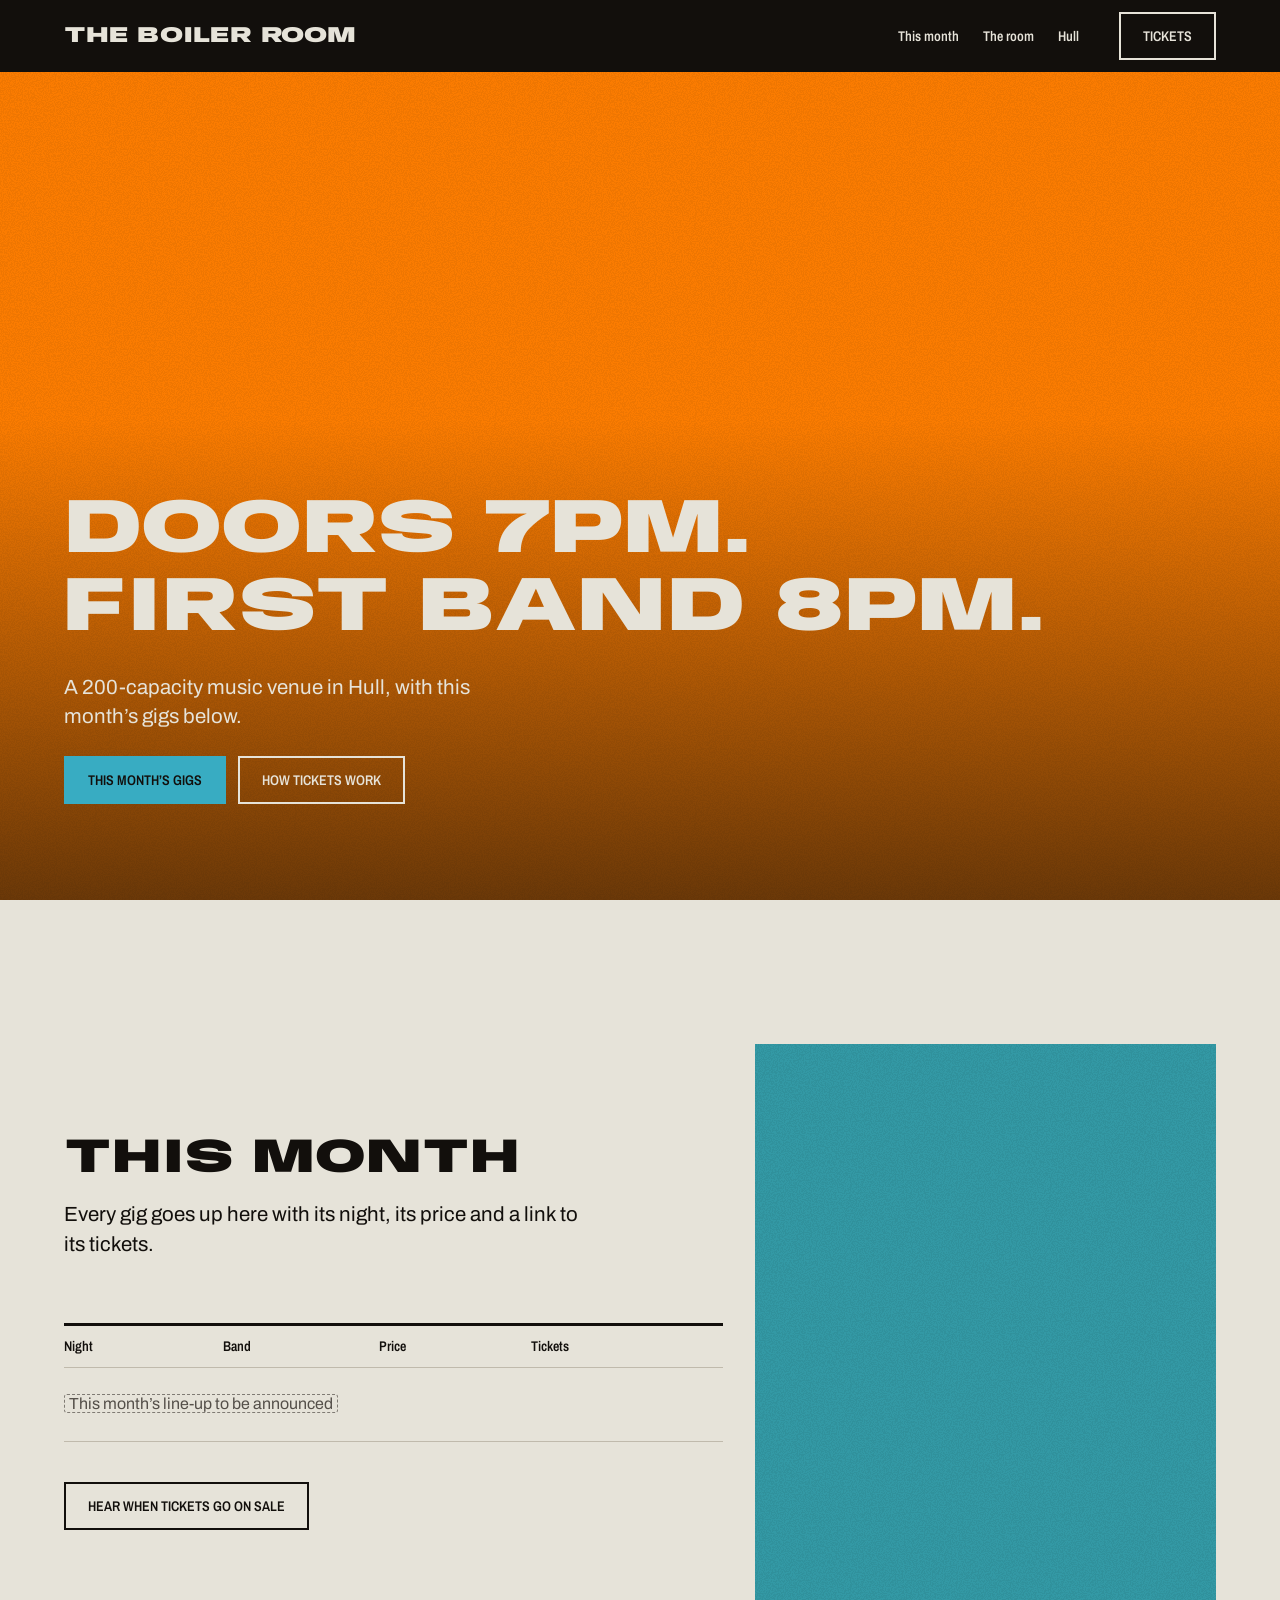
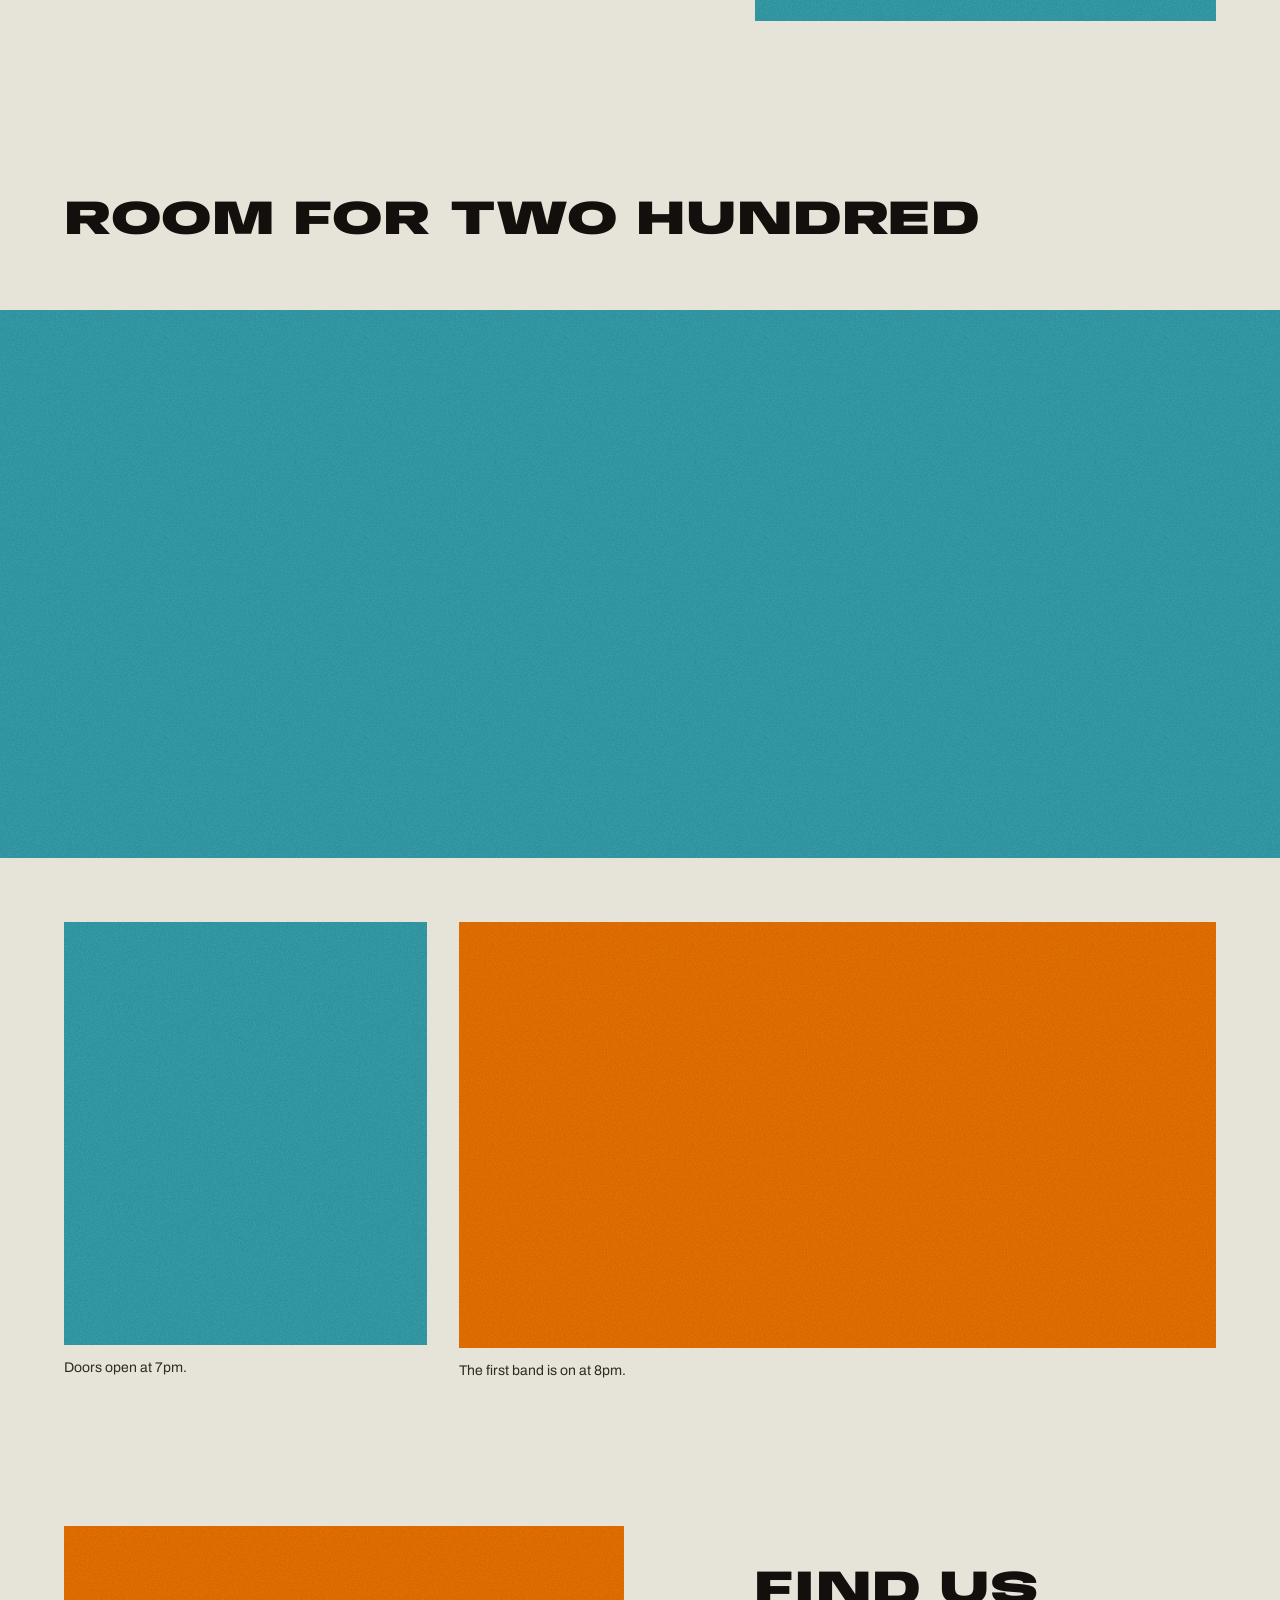
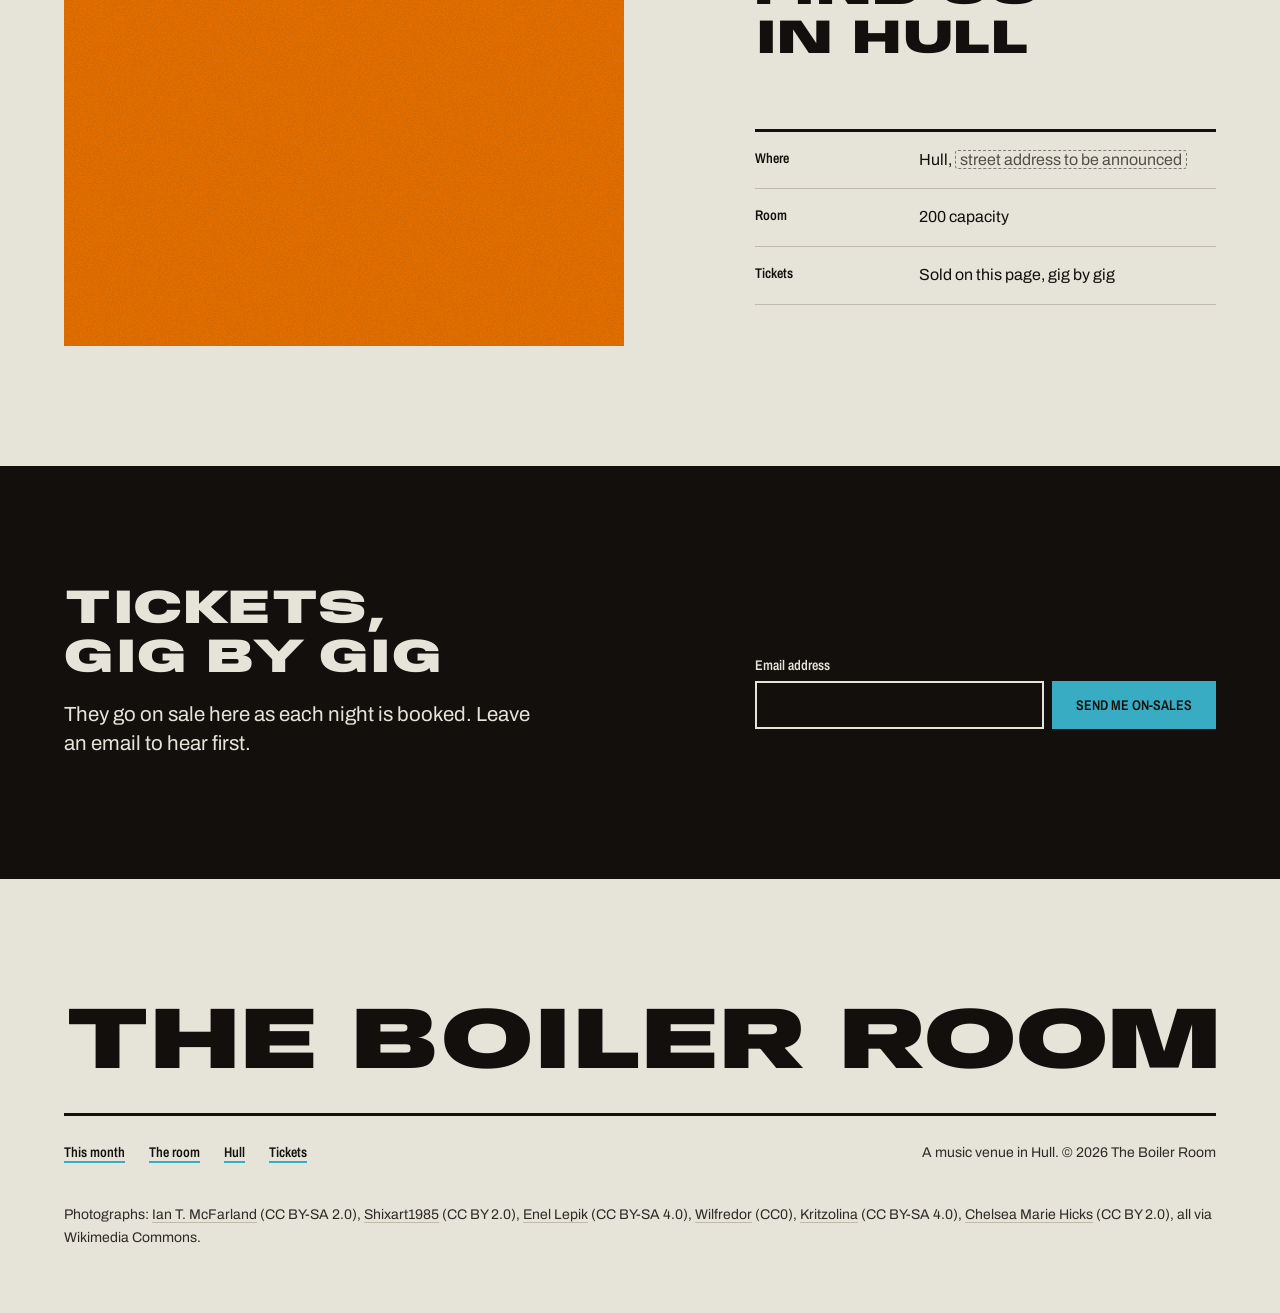
<file: .claude/skills/hallmark/scripts/fixtures/exemplars/playful.html>
<!doctype html>
<html lang="en-GB">
<head>
<meta charset="utf-8">
<meta name="viewport" content="width=device-width, initial-scale=1">
<title>The Boiler Room, Hull: this month’s gigs and tickets</title>
<meta name="description" content="The Boiler Room is a 200-capacity music venue in Hull. Doors 7pm, first band 8pm. This month’s gigs and tickets.">
<link rel="preconnect" href="https://fonts.googleapis.com">
<link rel="preconnect" href="https://fonts.gstatic.com" crossorigin>
<link href="https://fonts.googleapis.com/css2?family=Anybody:wdth,wght@100..150,900&family=Archivo:wght@400;600&family=Archivo+Narrow:wght@600&display=swap" rel="stylesheet">
<style>
/* Hallmark · job: visit · shape: Photographic · genre: playful · theme: Overprint (by request)
 * hero: Poster · nav: slab, the ink bar with the wordmark in stock colour, three links and a knocked-out Tickets outline · footer: mast, the wordmark across the container over the bar rule · imagery: photographs, library 6, mono pulled through one pass each · signature: the bill knocked out of a gig photograph printed in the orange pass · overprint: newsprint
 * axes: light/grotesk-heavy/cool · posture: full-palette · contrast: pass · fold: pass · v2.0.0 */
/* Hallmark · pre-emit critique: P4 H5 E4 S4 R4 V4 · weakest: S, the brief names no acts, so the listing is one honest slot and the photographs and the two times carry the night */
/* Hallmark · hero-review: in-thread · fix · 2 findings · 1 resolved 1 partial (the stage act is a laptop duo; the library holds no band shot with a dark foot, so the handoff asks for the venue's own) · finish-review: in-thread · fix · 1 finding · 1 resolved (the bill's room under the Poster raised to 96px) · gap: the two passes never cross on this page, so the moss shows nowhere */
:root {
  color-scheme: light;
  --space-3xs: 2px; --space-2xs: 4px; --space-xs: 8px; --space-sm: 12px; --space-md: 16px; --space-lg: 24px; --space-xl: 40px; --space-2xl: 64px; --space-3xl: 96px; --space-4xl: 144px;
  --text-xs: 0.8125rem; --text-sm: 0.875rem; --text-md: 1rem; --text-lg: 1.25rem; --text-xl: 1.5625rem; --text-2xl: 1.953rem; --text-3xl: 2.441rem;
  --text-display-s: clamp(2.25rem, 4vw + 0.5rem, 3.75rem); --text-display: clamp(2.75rem, 5vw + 1rem, 5.25rem);
  --text-section: clamp(2rem, 2.5vw + 1rem, 3.5rem); --text-title: clamp(1.25rem, 0.75vw + 0.875rem, 1.625rem); --text-lead: clamp(1.125rem, 0.35vw + 1rem, 1.375rem);
  --ease-out: cubic-bezier(0.16, 1, 0.3, 1); --ease-in: cubic-bezier(0.7, 0, 0.84, 0); --ease-in-out: cubic-bezier(0.65, 0, 0.35, 1);
  --dur-micro: 120ms; --dur-short: 220ms; --dur-long: 420ms;
  --color-error: oklch(52% 0.19 27); --color-success: oklch(50% 0.12 150);
  --container: 1440px; --gutter: 64px; --gap-columns: 32px; --section-gap-s: 120px; --section-gap: 144px; --section-gap-l: 176px;
  --z-base: 1; --z-raised: 10; --z-dropdown: 100; --z-sticky: 200; --z-sticky-nav: 300; --z-modal: 400; --z-toast: 500; --z-tooltip: 600;
  --color-paper: oklch(91.5% 0.014 92); --color-paper-2: oklch(88% 0.017 90); --color-paper-3: oklch(84% 0.02 88);
  --color-ink: oklch(17% 0.008 60); --color-ink-2: oklch(29% 0.01 60); --color-muted: oklch(43% 0.012 70);
  --color-rule: oklch(79% 0.02 85);
  --color-accent: oklch(69% 0.105 213); --color-accent-ink: oklch(17% 0.008 60); --color-focus: oklch(44% 0.1 220);
  --color-accent-2: oklch(72% 0.185 52); --color-accent-2-ink: oklch(17% 0.008 60);
  --color-mix: oklch(40% 0.106 129);
  --blend: multiply; --texture-opacity: 0.05;
  --font-display: "Anybody", ui-sans-serif, sans-serif; --font-body: "Archivo", ui-sans-serif, sans-serif;
  --font-outlier: "Archivo Narrow", ui-sans-serif, sans-serif;
  --radius-card: 0; --radius-pill: 0; --rule-hair: 1px; --rule-bar: 3px;
  --shadow-card: none;
  --tracking-display: -0.01em; --display-stretch: 140%;
}
*, *::before, *::after { box-sizing: border-box; }
html, body { overflow-x: clip; }
html { scrollbar-color: var(--color-muted) var(--color-paper); scroll-padding-top: var(--space-3xl); }
body { margin: 0; background: var(--color-paper); color: var(--color-ink); font-family: var(--font-body); font-size: var(--text-md); line-height: 1.55; -webkit-font-smoothing: antialiased; caret-color: var(--color-accent); }
::selection { background: color-mix(in oklab, var(--color-accent-2) 40%, transparent); }
:focus-visible { outline: 2px solid var(--color-focus); outline-offset: 2px; }
a { color: inherit; text-decoration-thickness: 1px; text-underline-offset: 0.16em; }
h1, h2, h3 { margin: 0; font-family: var(--font-display); font-weight: var(--display-weight, 700); font-synthesis: none; letter-spacing: var(--tracking-display); line-height: 1.05; overflow-wrap: break-word; min-width: 0; text-wrap: balance; }
h1 { max-width: 20ch; font-size: var(--text-display); } h2 { max-width: 30ch; font-size: var(--text-section); } h3 { max-width: 40ch; font-size: var(--text-title); line-height: 1.2; }
.lead { font-size: var(--text-lead); line-height: 1.45; max-width: 52ch; }
p { margin: 0; text-wrap: pretty; }
p:not([class]) { max-width: 65ch; }
img, video { max-width: 100%; height: auto; display: block; }
svg { display: block; }
[hidden] { display: none !important; }
button, input, select, textarea { font: inherit; }
.container { width: 100%; max-width: var(--container); margin-inline: auto; padding-inline: var(--gutter); box-sizing: border-box; }
.num, .figure, td.num { font-variant-numeric: tabular-nums; }
.visually-hidden { position: absolute; width: 1px; height: 1px; overflow: hidden; clip-path: inset(50%); white-space: nowrap; }
[data-slot] { position: relative; overflow: hidden; background: linear-gradient(160deg, var(--color-paper-2, var(--color-paper)), var(--color-paper-3, var(--color-paper))); }
[data-slot] > img { position: absolute; inset: 0; width: 100%; height: 100%; object-fit: cover; z-index: 1; }
[data-slot]:has(> img) > :not(img):not([data-keep]) { display: none !important; }
@media (max-width: 60rem) { :root { --gutter: 24px; --section-gap-s: 80px; --section-gap: 96px; --section-gap-l: 120px; } }
@media (max-width: 40rem) { :root { --gutter: 16px; --section-gap-s: 56px; --section-gap: 72px; --section-gap-l: 96px; --gap-columns: 16px; } }
@media (prefers-reduced-motion: reduce) { *:not(.keep-motion), *:not(.keep-motion)::before, *:not(.keep-motion)::after { animation-duration: 0.01ms !important; animation-iteration-count: 1 !important; transition-duration: 0.01ms !important; scroll-behavior: auto !important; } }
/* photographs: mono con=30 */
[data-slot] > img { filter: grayscale(1) contrast(1.3); }
:root {
  --nav-h: 72px;
  --text-bill: clamp(2.125rem, 6vw, 5.75rem);
  --grain: url("data:image/svg+xml,%3Csvg xmlns='http://www.w3.org/2000/svg' width='200' height='200'%3E%3Cfilter id='g'%3E%3CfeTurbulence type='fractalNoise' baseFrequency='0.85' numOctaves='2' stitchTiles='stitch'/%3E%3CfeColorMatrix values='0 0 0 0 0 0 0 0 0 0 0 0 0 0 0 0 0 0 9 -4'/%3E%3C/filter%3E%3Crect width='100%25' height='100%25' filter='url(%23g)'/%3E%3C/svg%3E");
}

h1, h2, h3 { font-weight: 900; font-stretch: var(--display-stretch); text-transform: uppercase; line-height: 1.02; }

/* the skip link */
.skip { position: absolute; left: var(--space-md); top: calc(-1 * var(--space-3xl)); z-index: var(--z-toast); padding: var(--space-xs) var(--space-md); background: var(--color-ink); color: var(--color-paper); }
.skip:focus-visible { top: var(--space-md); outline-color: var(--color-accent); }

/* controls: the pass-1 fill beside an inset ink outline; the press changes a fill at once */
.btn { display: inline-flex; align-items: center; justify-content: center; min-height: 48px; padding: 0 var(--space-lg); border: 0; border-radius: 0; background: none; font: 600 var(--text-sm)/1 var(--font-outlier); text-transform: uppercase; text-decoration: none; white-space: nowrap; cursor: pointer; }
.btn--primary { background: var(--color-accent); color: var(--color-accent-ink); }
.btn--primary:hover { background: color-mix(in oklab, var(--color-accent) 78%, var(--color-ink)); }
.btn--primary:active { background: color-mix(in oklab, var(--color-accent) 62%, var(--color-ink)); }
.btn--secondary { box-shadow: inset 0 0 0 2px var(--color-ink); color: var(--color-ink); }
.btn--secondary:hover { background: var(--color-ink); color: var(--color-paper); }
.btn--secondary:active { background: var(--color-ink-2); color: var(--color-paper); }
.btn--knock { box-shadow: inset 0 0 0 2px var(--color-paper); color: var(--color-paper); }
.btn--knock:hover { background: var(--color-paper); color: var(--color-ink); }
.btn--knock:active { background: var(--color-paper-3); color: var(--color-ink); }
.btn:focus-visible { outline: 2px solid var(--color-focus); outline-offset: 2px; }
.btn:disabled, .btn[aria-disabled="true"] { opacity: 0.55; cursor: not-allowed; }

/* the two passes: flat fills, multiplied, a photograph pulled through one of them */
.pass-1 { background: var(--color-accent); color: var(--color-accent-ink); mix-blend-mode: var(--blend); }
.pass-2 { background: var(--color-accent-2); color: var(--color-accent-2-ink); mix-blend-mode: var(--blend); }
.pass-1 > img, .pass-2 > img { mix-blend-mode: var(--blend); }
.grain { isolation: isolate; }
.grain::after { content: ""; position: absolute; inset: 0; z-index: 2; pointer-events: none; opacity: var(--texture-opacity); background: var(--grain) 0 0 / 200px; }

/* nav: the slab */
.slab { background: var(--color-ink); color: var(--color-paper); }
.slab__inner { display: flex; align-items: center; justify-content: space-between; gap: var(--space-lg); min-height: var(--nav-h); }
.wordmark { font: 900 1.375rem/1 var(--font-display); font-stretch: var(--display-stretch); text-transform: uppercase; letter-spacing: var(--tracking-display); color: var(--color-paper); text-decoration: none; white-space: nowrap; }
.slab__nav { display: flex; align-items: center; gap: var(--space-xl); }
.slab__links { display: flex; gap: var(--space-lg); margin: 0; padding: 0; list-style: none; }
.slab__links a { font: 600 var(--text-sm)/1 var(--font-outlier); color: var(--color-paper); text-decoration: underline; text-decoration-color: transparent; text-decoration-thickness: 2px; text-underline-offset: 0.35em; white-space: nowrap; }
.slab__links a:hover { text-decoration-color: var(--color-accent); }
.slab :focus-visible, .hero :focus-visible, .wordmark:focus-visible { outline: 2px solid var(--color-accent); outline-offset: 3px; }

/* hero: Poster, the bill knocked out to the stock over the photograph's darkest third */
.hero { position: relative; isolation: isolate; display: grid; align-items: end; min-height: calc(100dvh - var(--nav-h)); background: var(--color-ink); color: var(--color-paper); }
.hero__photo { position: absolute; inset: 0; margin: 0; z-index: 0; mix-blend-mode: normal; }
.hero__photo > img { object-position: 50% 40%; }
.hero__scrim { position: absolute; inset: 0; z-index: 1; pointer-events: none; background: linear-gradient(to top, color-mix(in oklab, var(--color-ink) 62%, transparent), transparent 58%); }
.hero__inner { position: relative; z-index: 3; display: grid; justify-items: start; gap: var(--space-lg); padding-block: var(--space-3xl); }
.hero__head { max-width: none; font-size: var(--text-bill); color: var(--color-paper); }
.hero__lead { max-width: 34ch; color: var(--color-paper); }
.hero__actions { display: flex; flex-wrap: wrap; gap: var(--space-sm); }

/* photographs: square, no frame, each printed through one pass */
.photo { position: relative; margin: 0; }
.photo--tall { aspect-ratio: 4 / 5; }
.photo--wide { aspect-ratio: 21 / 9; width: 100%; }
.photo--hull { aspect-ratio: 4 / 3; }
.caption { margin-top: var(--space-sm); font-size: var(--text-sm); color: var(--color-ink-2); }
.fill { padding: 0 0.25em; border: 1px dashed color-mix(in oklch, var(--color-muted) 70%, transparent); border-radius: 3px; color: var(--color-muted); -webkit-box-decoration-break: clone; box-decoration-break: clone; }

/* this month: the listing beside a photograph in the teal pass */
.listing { padding-top: var(--section-gap); }
.listing__grid { display: grid; grid-template-columns: repeat(12, minmax(0, 1fr)); column-gap: var(--gap-columns); align-items: center; }
.listing__text { grid-column: 1 / 8; display: grid; justify-items: start; }
.listing__text .lead { margin-top: var(--space-md); max-width: 44ch; }
.listing__shot { grid-column: 8 / 13; margin: 0; }
.bill { width: 100%; margin-block: var(--space-2xl) var(--space-xl); border-collapse: collapse; border-top: var(--rule-bar) solid var(--color-ink); font-variant-numeric: tabular-nums; }
.bill th { padding: var(--space-sm) var(--space-md) var(--space-sm) 0; border-bottom: var(--rule-hair) solid var(--color-rule); font: 600 var(--text-sm)/1.2 var(--font-outlier); text-align: left; white-space: nowrap; }
.bill td { padding: var(--space-lg) 0; border-bottom: var(--rule-hair) solid var(--color-rule); }

/* the room: the stage before doors, full bleed, then the night in two */
.room { padding-top: var(--section-gap-l); }
.room h2 { margin-bottom: var(--space-2xl); }
.room__pair { display: grid; grid-template-columns: repeat(12, minmax(0, 1fr)); column-gap: var(--gap-columns); margin-top: var(--space-2xl); }
.room__shot { margin: 0; }
.room__shot--doors { grid-column: 1 / 5; }
.room__shot--doors .photo { aspect-ratio: 6 / 7; }
.room__shot--band { grid-column: 5 / 13; }
.room__shot--band .photo { aspect-ratio: 16 / 9; }

/* hull: the photograph on the other side, the facts as a list under the bar rule */
.hull { padding-block: var(--section-gap) var(--section-gap-s); }
.hull__grid { display: grid; grid-template-columns: repeat(12, minmax(0, 1fr)); column-gap: var(--gap-columns); align-items: center; }
.hull__grid > .photo { grid-column: 1 / 7; }
.hull__text { grid-column: 8 / 13; }
.facts { margin: var(--space-2xl) 0 0; border-top: var(--rule-bar) solid var(--color-ink); }
.facts > div { display: grid; grid-template-columns: minmax(0, 1fr) minmax(0, 2fr); gap: var(--space-md); padding-block: var(--space-md); border-bottom: var(--rule-hair) solid var(--color-rule); }
.facts dt { font: 600 var(--text-sm)/1.5 var(--font-outlier); }
.facts dd { margin: 0; }

/* tickets: the ink band, stock type, the on-sale field */
.tickets { padding-block: var(--section-gap-s); background: var(--color-ink); color: var(--color-paper); }
.tickets__grid { display: grid; grid-template-columns: repeat(12, minmax(0, 1fr)); column-gap: var(--gap-columns); align-items: end; }
.tickets__text { grid-column: 1 / 8; }
.tickets__text .lead { margin-top: var(--space-md); max-width: 40ch; }
.onsale { grid-column: 8 / 13; }
.onsale label { display: block; margin-bottom: var(--space-xs); font: 600 var(--text-sm)/1.2 var(--font-outlier); }
.onsale__row { display: flex; gap: var(--space-xs); }
.onsale input { flex: 1; min-width: 0; min-height: 48px; padding: 0 var(--space-md); border: 0; border-radius: 0; background: var(--color-ink); color: var(--color-paper); box-shadow: inset 0 0 0 2px var(--color-paper); font: 400 var(--text-md) var(--font-body); outline: 2px solid transparent; outline-offset: 2px; }
.onsale input:focus-visible { outline-color: var(--color-accent); }
.onsale input[aria-invalid] { box-shadow: inset 0 0 0 2px var(--color-error); }
.onsale__help { min-height: 1lh; margin-top: var(--space-xs); font-size: var(--text-sm); color: var(--color-paper-3); }
.tickets :focus-visible { outline-color: var(--color-accent); }

/* footer: the mast */
.mast { padding-block: var(--section-gap-s) var(--space-2xl); }
.mast__word { margin: 0; font: 900 clamp(1.5rem, 6.85vw, 6.15rem)/1.02 var(--font-display); font-stretch: var(--display-stretch); text-transform: uppercase; letter-spacing: var(--tracking-display); white-space: nowrap; }
.mast__row { display: flex; flex-wrap: wrap; align-items: baseline; justify-content: space-between; gap: var(--space-lg); margin-top: var(--space-lg); padding-top: var(--space-lg); border-top: var(--rule-bar) solid var(--color-ink); }
.mast__links { display: flex; flex-wrap: wrap; gap: var(--space-lg); margin: 0; padding: 0; list-style: none; }
.mast__links a { font: 600 var(--text-sm)/1.2 var(--font-outlier); text-decoration: underline; text-decoration-color: var(--color-accent); text-decoration-thickness: 2px; text-underline-offset: 0.3em; }
.mast__links a:hover { text-decoration-color: var(--color-ink); }
.mast__note { margin: 0; font-size: var(--text-sm); color: var(--color-ink-2); }
.mast__credits { max-width: none; margin: var(--space-xl) 0 0; font-size: var(--text-sm); line-height: 1.6; color: var(--color-ink-2); }
.mast__credits span { white-space: nowrap; }
.mast__credits a { color: inherit; text-decoration: underline; text-decoration-color: var(--color-rule); text-decoration-thickness: 1px; text-underline-offset: 0.2em; }
.mast__credits a:hover { text-decoration-color: var(--color-ink); }

@media (max-width: 60rem) {
  .slab__links { display: none; }
  .hero { min-height: calc(92dvh - var(--nav-h)); }
  .listing__text, .listing__shot, .hull__grid > .photo, .hull__text, .tickets__text, .onsale { grid-column: 1 / -1; }
  .listing__shot, .hull__text, .onsale { margin-top: var(--space-2xl); }
  .room__shot--doors, .room__shot--band { grid-column: 1 / -1; }
  .room__shot--band { margin-top: var(--space-xl); }
}
@media (max-width: 40rem) {
  .wordmark { font-size: 1.0625rem; }
  .slab__nav { gap: var(--space-md); }
  .hero__inner { padding-block: var(--space-2xl) var(--space-xl); }
  .bill th:nth-child(n+3) { display: none; }
  .onsale__row { flex-direction: column; }
}
</style>
</head>
<body>
<a class="skip" href="#main">Skip to content</a>

<header class="slab">
  <div class="container slab__inner">
    <a class="wordmark" href="#main" aria-label="The Boiler Room, home">The Boiler Room</a>
    <nav class="slab__nav" aria-label="Main">
      <ul class="slab__links">
        <li><a href="#this-month">This month</a></li>
        <li><a href="#the-room">The room</a></li>
        <li><a href="#hull">Hull</a></li>
      </ul>
      <a class="btn btn--knock" href="#tickets">Tickets</a>
    </nav>
  </div>
</header>

<main id="main">
  <section class="hero" aria-labelledby="hero-head">
    <figure class="hero__photo pass-2 grain" data-slot="hero" data-alt="A gig night at the Boiler Room: the crowd from behind, hands up, the stage lit, with a dark lower half for the bill">
      <img src="https://upload.wikimedia.org/wikipedia/commons/thumb/d/d1/Lights_%282011-04-24_by_Ian_T._McFarland%29.jpg/1280px-Lights_%282011-04-24_by_Ian_T._McFarland%29.jpg" width="3198" height="2555" fetchpriority="high" alt="Two guitarists in silhouette on a small stage, lit through smoke" style="object-position: 55% 40%">
    </figure>
    <div class="hero__scrim" aria-hidden="true"></div>
    <div class="container hero__inner">
      <h1 id="hero-head" class="hero__head">Doors&nbsp;7pm.<br>First&nbsp;band 8pm.</h1>
      <p class="lead hero__lead">A 200-capacity music venue in Hull, with this month’s gigs below.</p>
      <div class="hero__actions">
        <a class="btn btn--primary" href="#this-month">This month’s gigs</a>
        <a class="btn btn--knock" href="#tickets">How tickets work</a>
      </div>
    </div>
  </section>

  <section id="this-month" class="listing" aria-labelledby="month-head">
    <div class="container listing__grid">
      <div class="listing__text">
        <h2 id="month-head">This month</h2>
        <p class="lead">Every gig goes up here with its night, its price and a link to its tickets.</p>
        <table class="bill">
          <caption class="visually-hidden">Gigs at the Boiler Room this month</caption>
          <thead>
            <tr><th scope="col">Night</th><th scope="col">Band</th><th scope="col">Price</th><th scope="col">Tickets</th></tr>
          </thead>
          <tbody>
            <tr><td colspan="4"><span class="fill" data-fill="line-up">This month’s line-up to be announced</span></td></tr>
          </tbody>
        </table>
        <a class="btn btn--secondary" href="#tickets">Hear when tickets go on sale</a>
      </div>
      <figure class="listing__shot">
        <div class="photo photo--tall pass-1 grain" data-slot="month" data-alt="A gig at the Boiler Room from the floor: a fan with both arms up, the band behind in the stage haze">
          <img src="https://upload.wikimedia.org/wikipedia/commons/thumb/f/f6/Energetic_guitarist_performs_on_stage_during_a_lively_music_festival_at_night%2C_surrounded_by_vibrant_lights_and_excited_fans.jpg/1280px-Energetic_guitarist_performs_on_stage_during_a_lively_music_festival_at_night%2C_surrounded_by_vibrant_lights_and_excited_fans.jpg" width="2300" height="1530" loading="lazy" alt="A long-haired guitarist playing under the stage lights in haze" style="object-position: 45% 55%">
        </div>
      </figure>
    </div>
  </section>

  <section id="the-room" class="room" aria-labelledby="room-head">
    <div class="container">
      <h2 id="room-head">Room for two hundred</h2>
    </div>
    <div class="photo photo--wide pass-1 grain" data-slot="room" data-alt="The Boiler Room before doors: the stage, the drum kit and the microphone, wide, from the floor">
      <img src="https://upload.wikimedia.org/wikipedia/commons/thumb/2/2f/Ansambel_SkaMeika%C2%B4.jpg/1280px-Ansambel_SkaMeika%C2%B4.jpg" width="5760" height="2880" loading="lazy" alt="The shadows of a band, horns and all, thrown on a lit screen behind the stage" style="object-position: 50% 55%">
    </div>
    <div class="container room__pair">
      <figure class="room__shot room__shot--doors">
        <div class="photo pass-1 grain" data-slot="doors" data-alt="People coming in at the Boiler Room as the doors open">
          <img src="https://upload.wikimedia.org/wikipedia/commons/thumb/e/e0/Man_playing_an_acoustic_brazilian_guitar_%28Viol%C3%A3o%29_on_Marco_Zero_Square%2C_Refice%2C_Pernambuco%2C_Brazil.jpg/1280px-Man_playing_an_acoustic_brazilian_guitar_%28Viol%C3%A3o%29_on_Marco_Zero_Square%2C_Refice%2C_Pernambuco%2C_Brazil.jpg" width="1920" height="1280" loading="lazy" alt="A weathered hand picking the strings of a resonator guitar" style="object-position: 30% 45%">
        </div>
        <figcaption class="caption">Doors open at 7pm.</figcaption>
      </figure>
      <figure class="room__shot room__shot--band">
        <div class="photo pass-2 grain" data-slot="band" data-alt="The first band of the night on the Boiler Room stage">
          <img src="https://upload.wikimedia.org/wikipedia/commons/thumb/4/4f/Kratzen_at_Puch_Open_Air_2024_02.jpg/1280px-Kratzen_at_Puch_Open_Air_2024_02.jpg" width="5472" height="3648" loading="lazy" alt="A bass player and a keyboard player on stage under the lights" style="object-position: 50% 40%">
        </div>
        <figcaption class="caption">The first band is on at 8pm.</figcaption>
      </figure>
    </div>
  </section>

  <section id="hull" class="hull" aria-labelledby="hull-head">
    <div class="container hull__grid">
      <div class="photo photo--hull pass-2 grain" data-slot="bar" data-alt="The Boiler Room on a gig night, the bar and the room from inside">
        <img src="https://upload.wikimedia.org/wikipedia/commons/thumb/5/51/Cure_cocktail_bar_New_Orleans_2011.jpg/1280px-Cure_cocktail_bar_New_Orleans_2011.jpg" width="4752" height="3168" loading="lazy" alt="A dim bar with lit shelves of bottles and a bartender at work" style="object-position: 25% 35%">
      </div>
      <div class="hull__text">
        <h2 id="hull-head">Find us in Hull</h2>
        <dl class="facts">
          <div><dt>Where</dt><dd>Hull, <span class="fill" data-fill="address">street address to be announced</span></dd></div>
          <div><dt>Room</dt><dd>200 capacity</dd></div>
          <div><dt>Tickets</dt><dd>Sold on this page, gig by gig</dd></div>
        </dl>
      </div>
    </div>
  </section>

  <section id="tickets" class="tickets" aria-labelledby="tickets-head">
    <div class="container tickets__grid">
      <div class="tickets__text">
        <h2 id="tickets-head">Tickets, gig by gig</h2>
        <p class="lead">They go on sale here as each night is booked. Leave an email to hear first.</p>
      </div>
      <form class="onsale" data-endpoint="" novalidate>
        <label for="onsale-email">Email address</label>
        <div class="onsale__row">
          <input id="onsale-email" name="email" type="email" inputmode="email" autocomplete="email" required>
          <button class="btn btn--primary" type="submit">Send me on-sales</button>
        </div>
        <p class="onsale__help" id="onsale-help" aria-live="polite"></p>
      </form>
    </div>
  </section>
</main>

<footer class="mast">
  <div class="container">
    <p class="mast__word">The Boiler Room</p>
    <div class="mast__row">
      <nav aria-label="Footer">
        <ul class="mast__links">
          <li><a href="#this-month">This month</a></li>
          <li><a href="#the-room">The room</a></li>
          <li><a href="#hull">Hull</a></li>
          <li><a href="#tickets">Tickets</a></li>
        </ul>
      </nav>
      <p class="mast__note">A music venue in Hull. © 2026 The Boiler Room</p>
    </div>
    <p class="mast__credits" data-credits>Photographs: <a href="https://commons.wikimedia.org/wiki/File:Lights_(2011-04-24_by_Ian_T._McFarland).jpg">Ian T. McFarland</a> <span>(CC BY-SA 2.0)</span>, <a href="https://commons.wikimedia.org/wiki/File:Energetic_guitarist_performs_on_stage_during_a_lively_music_festival_at_night,_surrounded_by_vibrant_lights_and_excited_fans.jpg">Shixart1985</a> <span>(CC BY 2.0)</span>, <a href="https://commons.wikimedia.org/wiki/File:Ansambel_SkaMeika%C2%B4.jpg">Enel Lepik</a> <span>(CC BY-SA 4.0)</span>, <a href="https://commons.wikimedia.org/wiki/File:Man_playing_an_acoustic_brazilian_guitar_(Viol%C3%A3o)_on_Marco_Zero_Square,_Refice,_Pernambuco,_Brazil.jpg">Wilfredor</a> <span>(CC0)</span>, <a href="https://commons.wikimedia.org/wiki/File:Kratzen_at_Puch_Open_Air_2024_02.jpg">Kritzolina</a> <span>(CC BY-SA 4.0)</span>, <a href="https://commons.wikimedia.org/wiki/File:Cure_cocktail_bar_New_Orleans_2011.jpg">Chelsea Marie Hicks</a> <span>(CC BY 2.0)</span>, all via Wikimedia Commons.</p>
  </div>
</footer>

<script>
document.querySelectorAll('form[data-endpoint]').forEach((form) => {
  const input = form.querySelector('input'), help = form.querySelector('[aria-live]');
  form.addEventListener('submit', (e) => {
    e.preventDefault();
    const ok = input.checkValidity();
    input.toggleAttribute('aria-invalid', !ok);
    if (!ok) { input.setAttribute('aria-describedby', help.id); help.textContent = 'That address looks incomplete. Write it as name@example.com.'; input.focus(); return; }
    if (!form.dataset.endpoint) { help.textContent = 'Nothing was sent: this form is not connected yet.'; return; }
    fetch(form.dataset.endpoint, { method: 'POST', body: new FormData(form) })
      .then((r) => { help.textContent = r.ok ? 'Thanks. On-sales go to ' + input.value.trim() + '.' : 'That did not go through. Try again in a minute.'; })
      .catch(() => { help.textContent = 'That did not go through. Try again in a minute.'; });
  });
});
window.hallmarkSlots = (m) => { for (const [k, v] of Object.entries(m)) { const s = document.querySelector(`[data-slot="${k}"]`); if (!s) continue; const im = new Image(); im.src = typeof v === 'string' ? v : v.src; im.alt = (typeof v === 'object' && v.alt) || s.dataset.alt || ''; s.querySelectorAll(':scope > img').forEach((o) => o.remove()); s.prepend(im); } };
document.querySelectorAll('[data-slot] > img').forEach((i) => { if (i.complete && !i.naturalWidth) i.remove(); else i.addEventListener('error', () => i.remove(), { once: true }); });
</script>
</body>
</html>
</file>
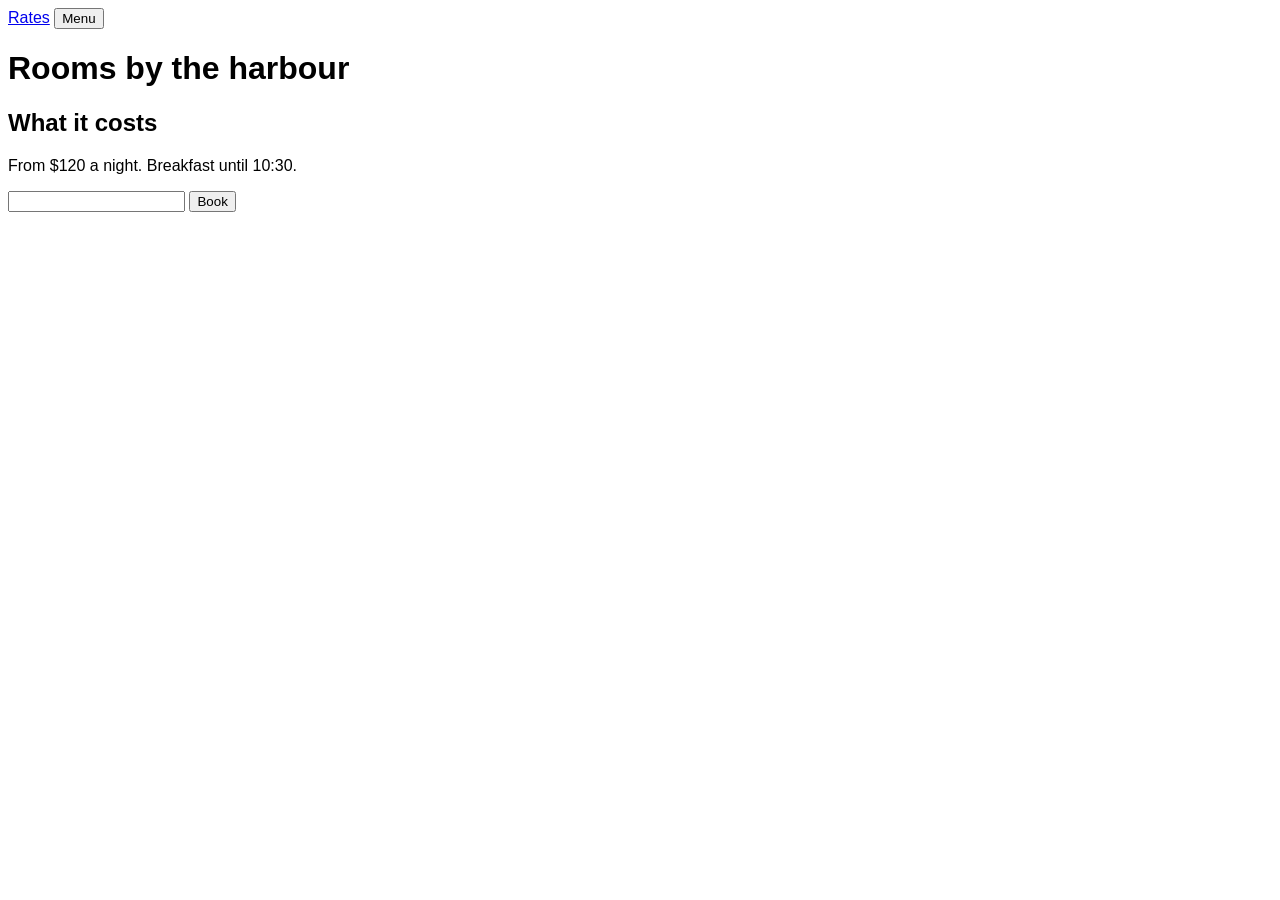
<file: .claude/skills/hallmark/scripts/fixtures/kept/after.html>
<!doctype html>
<html lang="en">
<head>
<meta charset="utf-8">
<meta name="viewport" content="width=device-width, initial-scale=1">
<title>Kept fixture, the page after</title>
<meta name="description" content="A careless redesign: one link, one field, one handler, one test hook and one script hook are gone, and one heading is reworded.">
<style>
/* Hallmark · shape: fixture · genre: editorial · theme: fixture (by request) · redesign: full */
/* Hallmark · dropped mailto:desk@example.com · the desk address is retired and the form replaces it */
body { font-family: sans-serif; }
</style>
</head>
<body>
<nav id="site-nav"><a href="#rates">Rates</a> <button id="menu-button" type="button">Menu</button></nav>
<h1>Rooms by the harbour</h1>
<h2 id="rates">What it costs</h2>
<p>From $120 a night. Breakfast until 10:30.</p>
<form action="https://example.com/api/book" method="post">
  <input name="email" type="email">
  <button type="submit">Book</button>
</form>
<script>
document.getElementById('nav-toggle').addEventListener('click', function () { document.querySelector('#site-nav').classList.toggle('is-open'); });
</script>
</body>
</html>
</file>
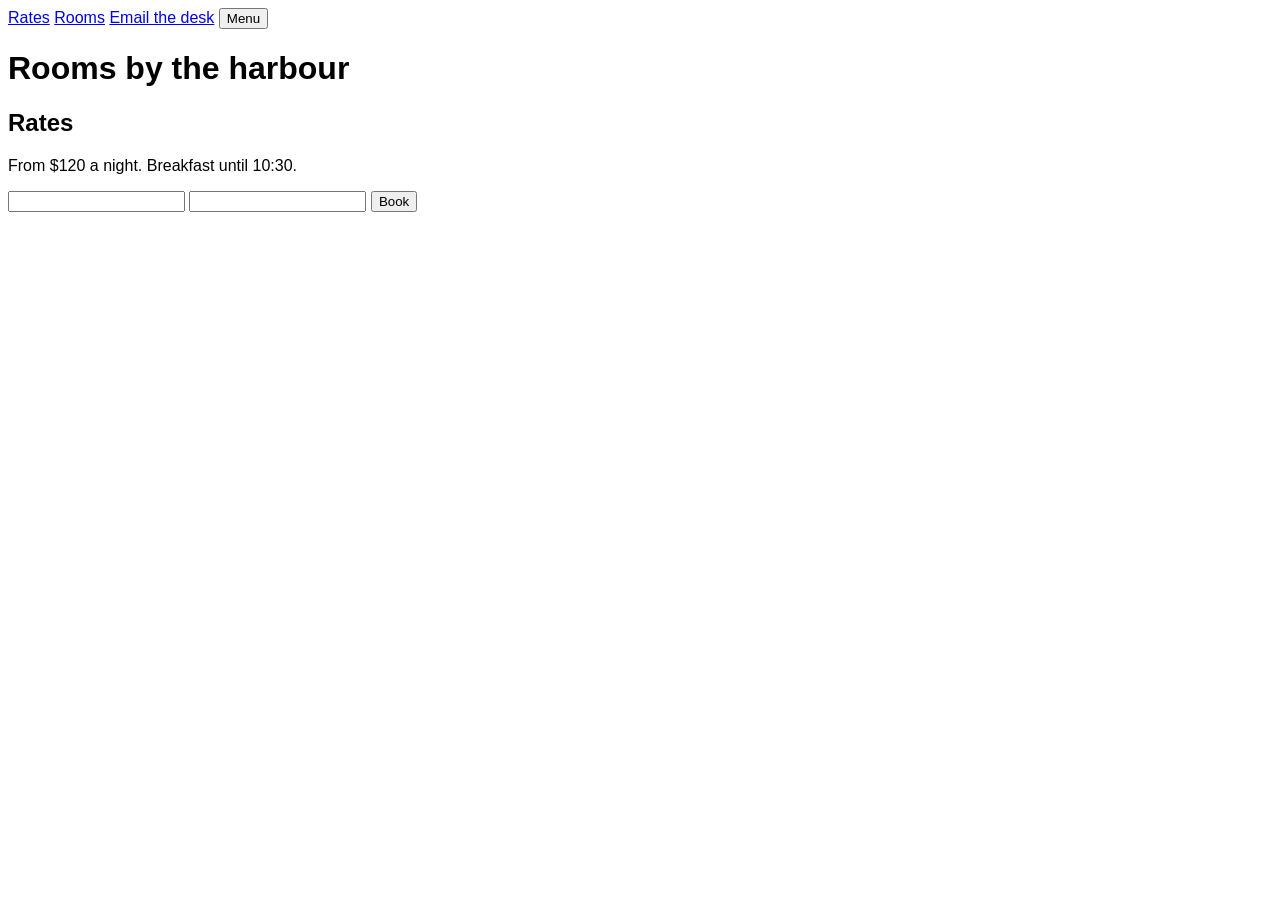
<file: .claude/skills/hallmark/scripts/fixtures/kept/before.html>
<!doctype html>
<html lang="en">
<head>
<meta charset="utf-8">
<meta name="viewport" content="width=device-width, initial-scale=1">
<title>Kept fixture, the page before</title>
<meta name="description" content="The page a redesign starts from; after.html drops one of everything the record holds.">
<style>
body { font-family: sans-serif; }
</style>
</head>
<body>
<nav id="site-nav"><a href="#rates">Rates</a> <a href="rooms.html">Rooms</a> <a href="mailto:desk@example.com">Email the desk</a> <button id="nav-toggle" type="button">Menu</button></nav>
<h1>Rooms by the harbour</h1>
<h2 id="rates">Rates</h2>
<p>From $120 a night. Breakfast until 10:30.</p>
<form action="https://example.com/api/book" method="post">
  <input name="email" type="email">
  <input name="nights" type="number">
  <button type="submit" onclick="track('book')" data-testid="book-button">Book</button>
</form>
<script>
document.getElementById('nav-toggle').addEventListener('click', function () { document.querySelector('#site-nav').classList.toggle('is-open'); });
</script>
</body>
</html>
</file>
